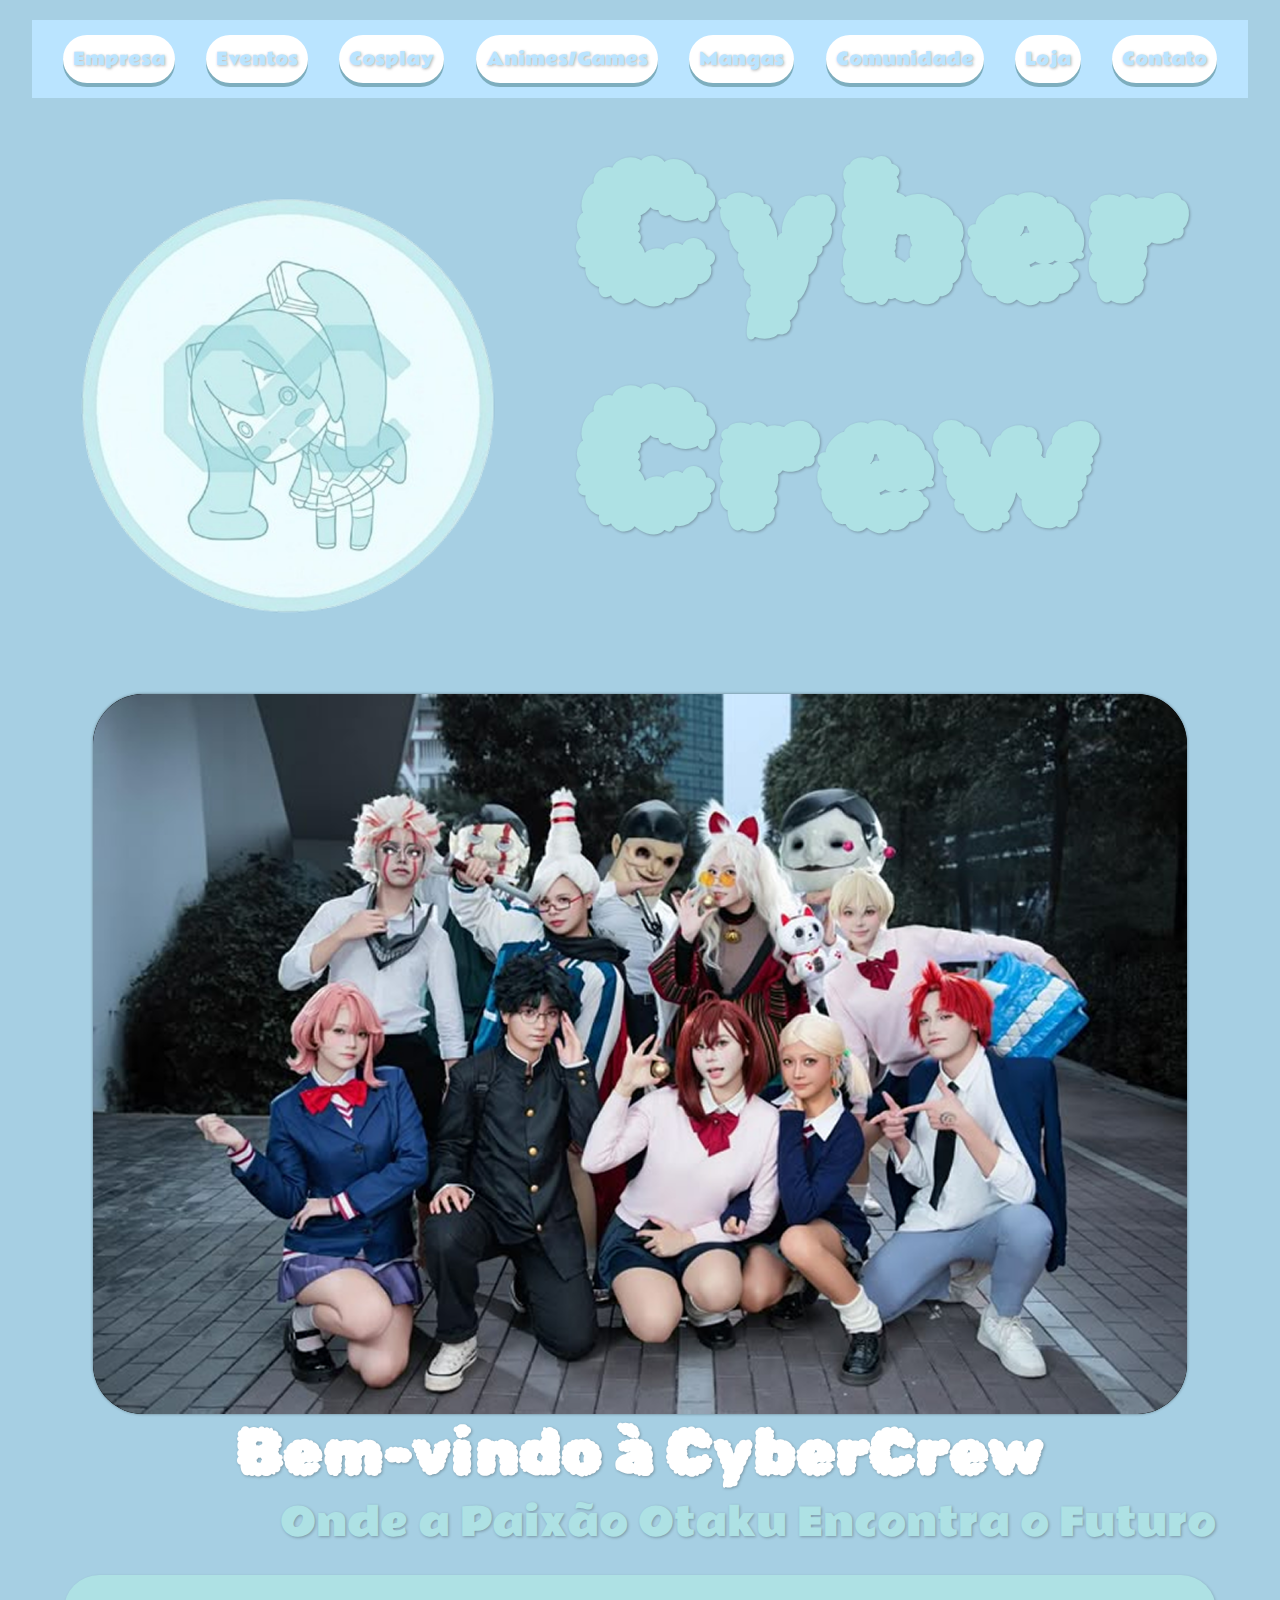
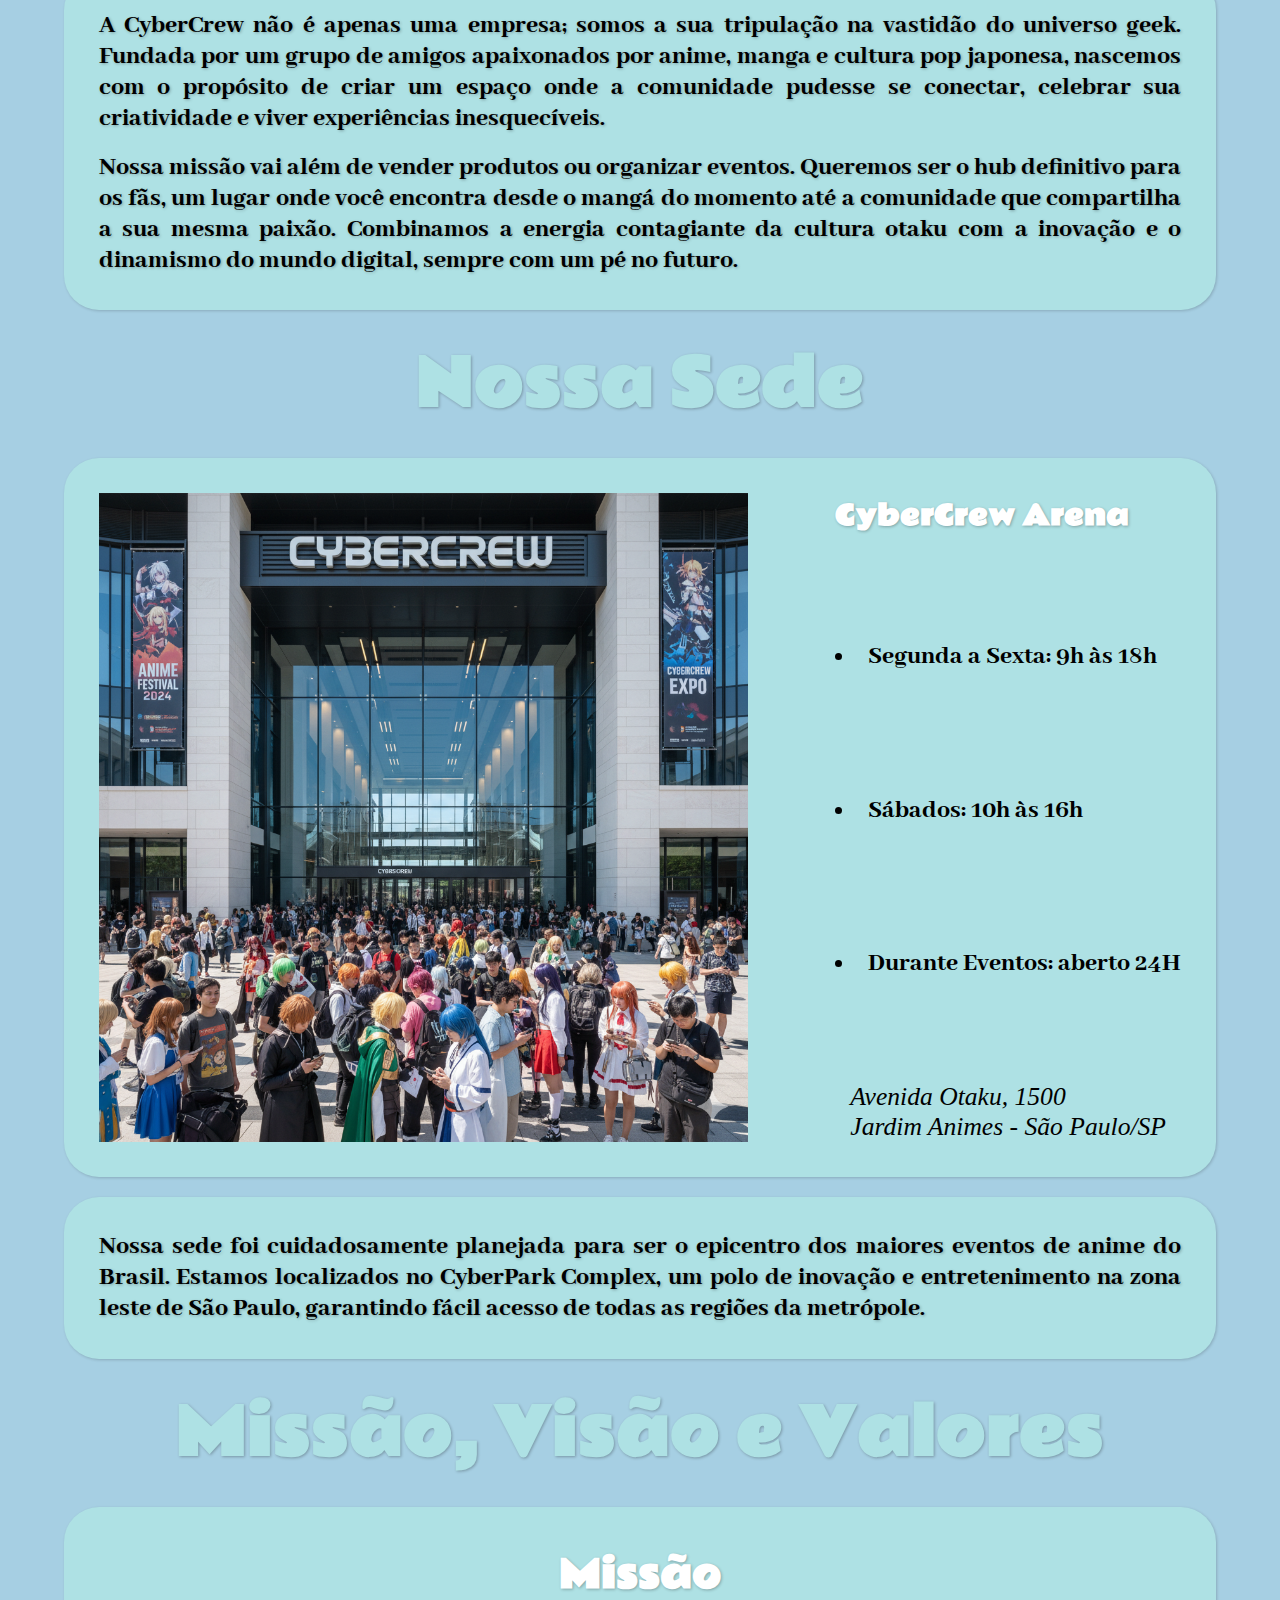
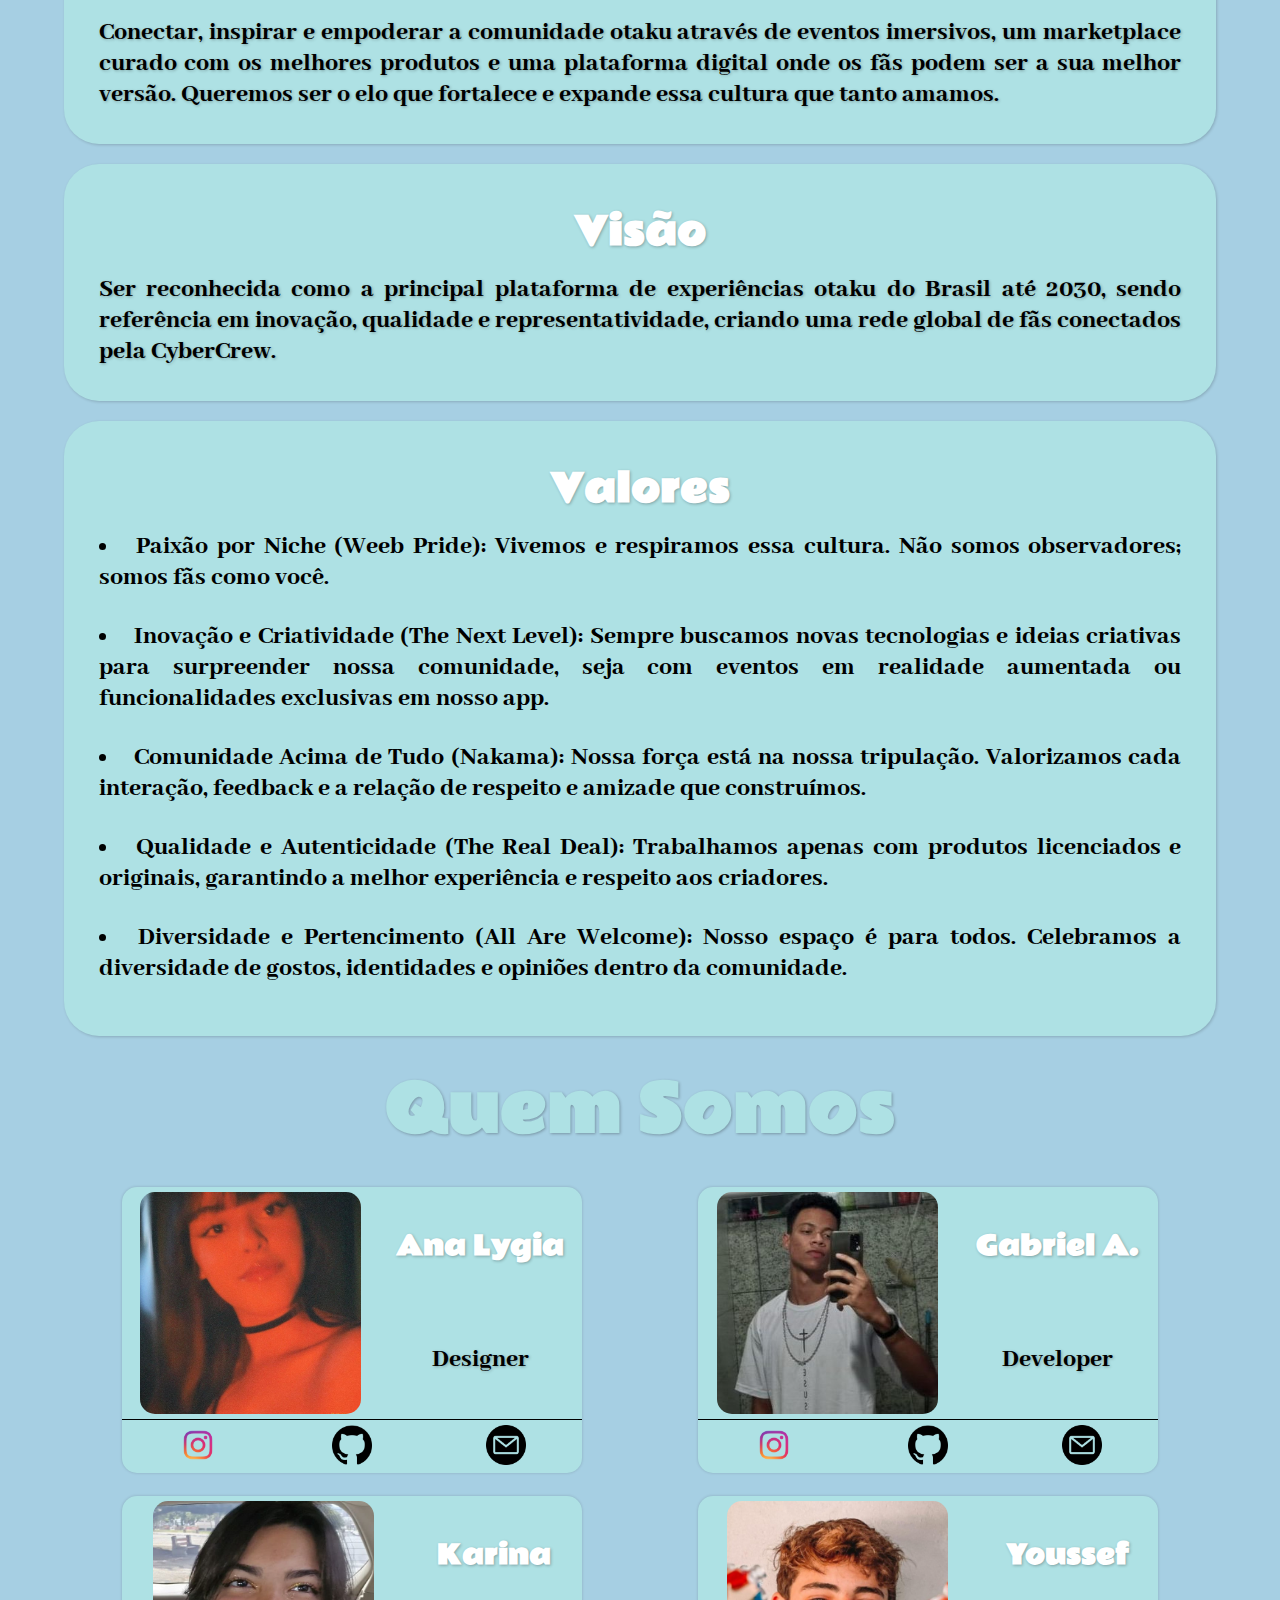
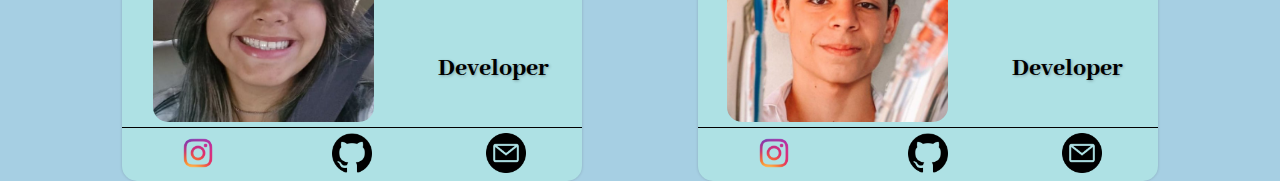
<file: index.html>
<!DOCTYPE html>
<html lang="pt-br">

<head>
    <meta charset="UTF-8">
    <meta name="viewport" content="width=device-width, initial-scale=1.0">
    <title>Home</title>
    <link rel="stylesheet" href="estilos/style.css">
</head>

<body>
    <header>
        <div class="menu-btn" id="menuBtn">☰</div>
        <nav id="menu">

            <a href="#">Empresa</a>
            <a href="#">Eventos</a>
            <a href="Cosplay.html">Cosplay</a>
            <a href="#">Animes/Games</a>
            <a href="#">Mangas</a>
            <a href="#">Comunidade</a>
            <a href="Produtos.html">Loja</a>
            <a href="#">Contato</a>
        </nav>
        <div class="topo">
            <img src="imagens/index/Logo-Icon.png" alt="Logo da empresa">
            <h1>Cyber Crew</h1>
        </div>
    </header>
    <main>
        <div id="Slide">
            <img src="imagens/index/1-Slid/Imagem1.png" alt="Apresentacao">
            <img src="imagens/index/1-Slid/Imagem2.png" alt="Apresentacao">
            <img src="imagens/index/1-Slid/Imagem3.png" alt="Apresentacao">
            <img src="imagens/index/1-Slid/Imagem4.png" alt="Apresentacao">
            <img src="imagens/index/1-Slid/Imagem5.png" alt="Apresentacao">
            <img src="imagens/index/1-Slid/Imagem6.png" alt="Apresentacao">
            <img src="imagens/index/1-Slid/Imagem7.png" alt="Apresentacao"> 
        </div>
        <section id="Welcome">
            <h2>Bem-vindo à CyberCrew</h2>
            <p>Onde a Paixão Otaku Encontra o Futuro</p>
            <div class="conteudo">
                <p>A CyberCrew não é apenas uma empresa; somos a sua tripulação na vastidão do universo geek. Fundada
                    por um grupo de amigos apaixonados por anime, manga e cultura pop japonesa, nascemos com o propósito
                    de criar um espaço onde a comunidade pudesse se conectar, celebrar sua criatividade e viver
                    experiências inesquecíveis.</p><br>
                <p>Nossa missão vai além de vender produtos ou organizar eventos. Queremos ser o hub definitivo para os
                    fãs, um lugar onde você encontra desde o mangá do momento até a comunidade que compartilha a sua
                    mesma paixão. Combinamos a energia contagiante da cultura otaku com a inovação e o dinamismo do
                    mundo digital, sempre com um pé no futuro.</p>
            </div>
        </section>
        <section id="Sede">
            <h3>Nossa Sede</h3>
            <div class="conteudo">
                <img src="imagens/index/Faixada.png" alt="imagem da faixada da empresa">
                <div id="Sede-info">
                    <strong>CyberCrew Arena</strong>
                    <ul>
                        <li>Segunda a Sexta: 9h às 18h</li>
                        <li>Sábados: 10h às 16h</li>
                        <li>Durante Eventos: aberto 24H</li>
                    </ul>
                    <address>
                        Avenida Otaku, 1500<br>
                        Jardim Animes - São Paulo/SP
                    </address>
                </div>
            </div>
              <div class="conteudo">
                <p>Nossa sede foi cuidadosamente planejada para ser o epicentro dos maiores eventos de anime do Brasil. Estamos localizados no CyberPark Complex, um polo de inovação e entretenimento na zona leste de São Paulo, garantindo fácil acesso de todas as regiões da metrópole.</p>
            </div>
        </section>
        <section id="MVV">
            <h3>Missão, Visão e Valores</h3>
            <div class="conteudo">
                <h4>Missão</h4>
                <p>Conectar, inspirar e empoderar a comunidade otaku através de eventos imersivos, um marketplace curado
                    com os melhores produtos e uma plataforma digital onde os fãs podem ser a sua melhor versão.
                    Queremos ser o elo que fortalece e expande essa cultura que tanto amamos.</p>
            </div>
            <div class="conteudo">
                <h4>Visão</h4>
                <p>Ser reconhecida como a principal plataforma de experiências otaku do Brasil até 2030, sendo
                    referência em inovação, qualidade e representatividade, criando uma rede global de fãs conectados
                    pela CyberCrew.</p>
            </div>
            <div class="conteudo">
                <h4>Valores</h4>
                <ul>
                    <li>Paixão por Niche (Weeb Pride): Vivemos e respiramos essa cultura. Não somos observadores; somos
                        fãs como você.</li><br>
                    <li>Inovação e Criatividade (The Next Level): Sempre buscamos novas tecnologias e ideias criativas
                        para surpreender nossa comunidade, seja com eventos em realidade aumentada ou funcionalidades
                        exclusivas em nosso app.</li><br>
                    <li>Comunidade Acima de Tudo (Nakama): Nossa força está na nossa tripulação. Valorizamos cada
                        interação, feedback e a relação de respeito e amizade que construímos.</li><br>
                    <li>Qualidade e Autenticidade (The Real Deal): Trabalhamos apenas com produtos licenciados e
                        originais, garantindo a melhor experiência e respeito aos criadores.</li><br>
                    <li>Diversidade e Pertencimento (All Are Welcome): Nosso espaço é para todos. Celebramos a
                        diversidade de gostos, identidades e opiniões dentro da comunidade.</li><br>
                </ul>
            </div>
        </section>
        <section id="Nos">
            <h3>Quem Somos</h3>
            <div>

                <article class="membro">
                    <figure>
                        <img src="imagens/index/AnaLygia.jpg" alt="Foto de Ciclano">
                        <figcaption>
                            <strong>Ana Lygia</strong>
                            <p>Designer</p>
                        </figcaption>
                    </figure>
                    <div id="redes">
                        <a href="#"><img src="imagens/index/instagram.png" alt="Instagram"></a>
                        <a href="#"><img src="imagens/index/github.png" alt="GitHub"></a>
                        <a href="#"><img src="imagens/index/Email.png" alt="E-mail"></a>
                    </div>
                </article>

                <article class="membro">
                    <figure>
                        <img src="imagens/index/gabriel.png" alt="Foto de Fulano">
                        <figcaption>
                            <strong style="min-width: 155px;">Gabriel A.</strong>
                            <p>Developer</p>
                        </figcaption>
                    </figure>
                    <div id="redes">
                        <a href="https://instagram.com/gabriel_rfqx/"><img src="imagens/index/instagram.png" alt="Instagram"></a>
                        <a href="https://github.com/haisdnsad"><img src="imagens/index/github.png" alt="GitHub"></a>
                        <a href="shasdv1@gmail.com"><img src="imagens/index/Email.png" alt="E-mail"></a>
                    </div>
                </article>



                <article class="membro">
                    <figure>
                        <img src="imagens/index/Karina.jpg" alt="Foto de Ciclano">
                        <figcaption>
                            <strong>Karina</strong>
                            <p>Developer</p>
                        </figcaption>
                    </figure>
                    <div id="redes">
                        <a href="#"><img src="imagens/index/instagram.png" alt="Instagram"></a>
                        <a href="#"><img src="imagens/index/github.png" alt="GitHub"></a>
                        <a href="#"><img src="imagens/index/Email.png" alt="E-mail"></a>
                    </div>
                </article>

                <article class="membro">
                    <figure>
                        <img src="imagens/index/youssef.jpg" alt="Foto de Ciclano">
                        <figcaption>
                            <strong>Youssef</strong>
                            <p>Developer</p>
                        </figcaption>
                    </figure>
                    <div id="redes">
                        <a href="#"><img src="imagens/index/instagram.png" alt="Instagram"></a>
                        <a href="#"><img src="imagens/index/github.png" alt="GitHub"></a>
                        <a href="#"><img src="imagens/index/Email.png" alt="E-mail"></a>
                    </div>
                </article>
            </div>
        </section>
    </main>
    <script>
        const btn = document.getElementById("menuBtn");
        const menu = document.getElementById("menu");

        btn.addEventListener("click", () => {
            menu.classList.toggle("ativo");
        });
    </script>

</body>

</html>
</file>
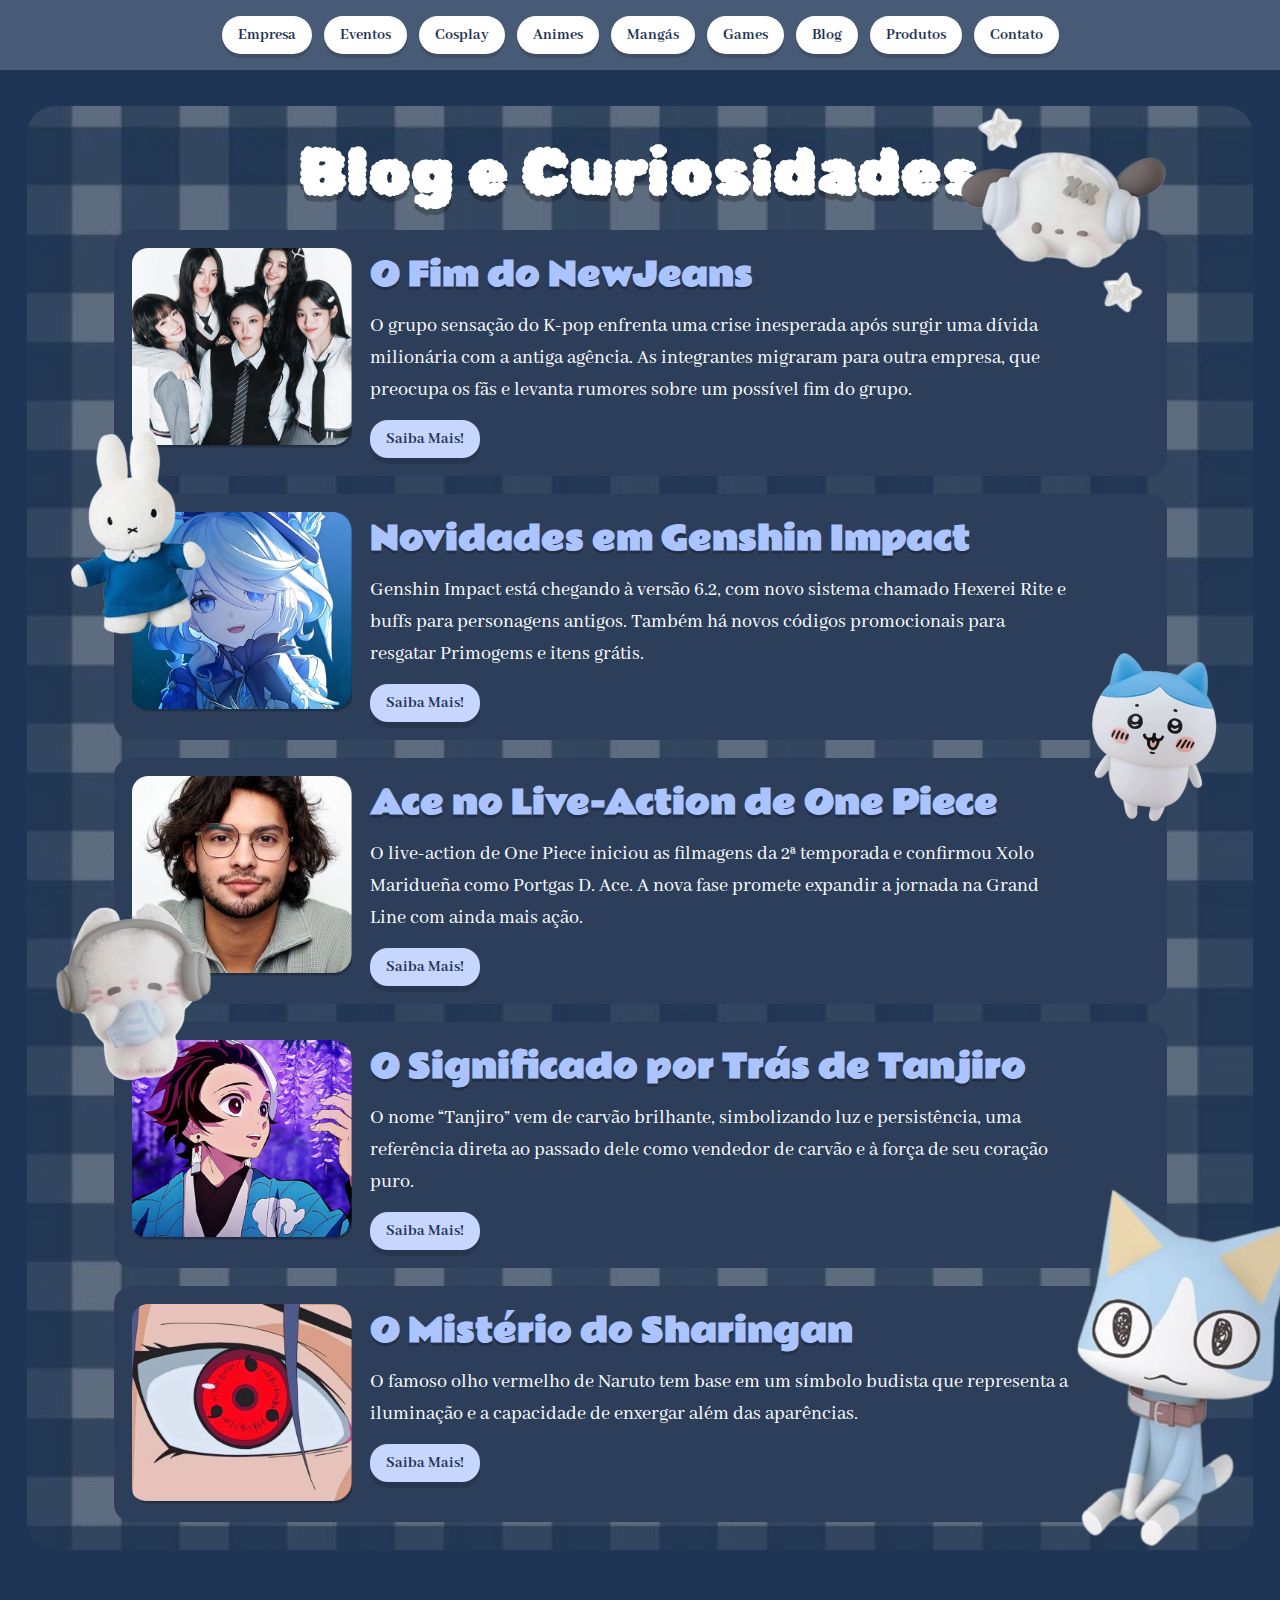
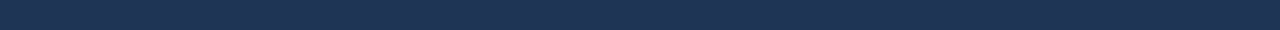
<file: Blog e Curiosidades/index.html>
<!-- Index do Blog e Curiosidades -->
<!doctype html>
<html lang="pt-BR">

<head>
  <meta charset="utf-8" />
  <meta name="viewport" content="width=device-width,initial-scale=1" />
  <title>Blog e Curiosidades</title>

  <link
    href="https://fonts.googleapis.com/css2?family=Abhaya+Libre:wght@400;700;800&family=Rammetto+One&family=Rubik+Bubbles&display=swap"
    rel="stylesheet">
  <link rel="icon" type="image/png" href="Logo.png">
  <link rel="stylesheet" href="styles.css">
</head>

<body>
  <header class="site-header">
    <nav class="top-nav" aria-label="Navegação principal">
      <ul>
        <li><a href="#" class="nav-btn">Empresa</a></li>
        <li><a href="#" class="nav-btn">Eventos</a></li>
        <li><a href="#" class="nav-btn">Cosplay</a></li>
        <li><a href="#" class="nav-btn">Animes</a></li>
        <li><a href="#" class="nav-btn">Mangás</a></li>
        <li><a href="#" class="nav-btn">Games</a></li>
        <li><a href="#" class="nav-btn">Blog</a></li>
        <li><a href="#" class="nav-btn">Produtos</a></li>
        <li><a href="#" class="nav-btn">Contato</a></li>
      </ul>
    </nav>
  </header>

  <main class="page" style="background-color: #1E3555;">

    <section class="hero" aria-labelledby="title-hero">
      <div class="hero-bg">
        <h1 id="title-hero" class="site-title">Blog e Curiosidades</h1>

        <div class="cards">

          <article class="card">
            <div class="card-media">
              <img src="New Jeans.png" alt="Imagem do post 1">
            </div>
            <div class="card-body">
              <h2 class="card-title">O Fim do NewJeans</h2>
              <p class="card-text">
                O grupo sensação do K-pop enfrenta uma crise inesperada após surgir uma dívida milionária com a antiga
                agência. As integrantes migraram para outra empresa, que preocupa os fãs e levanta rumores sobre um
                possível fim do grupo.
              </p>
              <a class="btn-more"
                href="https://g1.globo.com/pop-arte/musica/noticia/2025/03/24/grupo-de-k-pop-newjeans-anuncia-pausa-por-motivos-mentais-e-emocionais-em-batalha-legal-com-gravadora.ghtml"
                data-link="link-post-1">Saiba Mais!</a>
            </div>
          </article>

          <article class="card">
            <div class="card-media">
              <img src="Gengin Impact.png" alt="Imagem do post 2">
            </div>
            <div class="card-body">
              <h2 class="card-title">Novidades em Genshin Impact</h2>
              <p class="card-text">
                Genshin Impact está chegando à versão 6.2, com novo sistema chamado Hexerei Rite e buffs para
                personagens antigos. Também há novos códigos promocionais para resgatar Primogems e itens grátis.
              </p>
              <a class="btn-more"
                href="https://bo3.gg/pt/games/news/genshin-impact-introduces-alice-and-nicole-in-version-6-2?utm_source=chatgpt.com"
                data-link="link-post-2">Saiba Mais!</a>
            </div>
          </article>

          <article class="card">
            <div class="card-media">
              <img src="Ace.png" alt="Imagem do post 3">
            </div>
            <div class="card-body">
              <h2 class="card-title">Ace no Live-Action de One Piece</h2>
              <p class="card-text">
                O live-action de One Piece iniciou as filmagens da 2ª temporada e confirmou Xolo Maridueña como Portgas
                D. Ace. A nova fase promete expandir a jornada na Grand Line com ainda mais ação.
              </p>
              <a class="btn-more"
                href="https://www.netflix.com/tudum/articles/one-piece-season-3-cast-xolo-mariduena?utm_source=chatgpt.com"
                data-link="link-post-3">Saiba Mais!</a>
            </div>
          </article>

          <article class="card">
            <div class="card-media">
              <img src="Tanjiro.png" alt="Imagem do post 4">
            </div>
            <div class="card-body">
              <h2 class="card-title">O Significado por Trás de Tanjiro</h2>
              <p class="card-text">
                O nome “Tanjiro” vem de carvão brilhante, simbolizando luz e persistência, uma referência direta ao
                passado dele como vendedor de carvão e à força de seu coração puro.
              </p>
              <a class="btn-more"
                href="https://criticalhits.com.br/anime/kimetsu-no-yaiba-saiba-qual-e-o-significado-do-nome-de-tanjiro-kamado/?utm_source=chatgpt.com"
                data-link="link-post-4">Saiba Mais!</a>
            </div>
          </article>

          <article class="card">
            <div class="card-media">
              <img src="Sharingan.png" alt="Imagem do post 5">
            </div>
            <div class="card-body">
              <h2 class="card-title">O Mistério do Sharingan</h2>
              <p class="card-text">
                O famoso olho vermelho de Naruto tem base em um símbolo budista que representa a iluminação e a
                capacidade de enxergar além das aparências.
              </p>
              <a class="btn-more"
                href="https://youweitrade.com/blogs/blog/what-myth-is-naruto-based-on?utm_source=chatgpt.com"
                data-link="link-post-5">Saiba Mais!</a>
            </div>
          </article>
        </div>

        <img src="Stiker Inicial.png" alt="" class="sticker s1" aria-hidden="true">
        <img src="Stiker 1.png" alt="" class="sticker s2" aria-hidden="true">
        <img src="Stiker 2.png" alt="" class="sticker s3" aria-hidden="true">
        <img src="Stiker 3.png" alt="" class="sticker s4" aria-hidden="true">
        <img src="Stiker 4.png" alt="" class="sticker s5" aria-hidden="true">

      </div>
    </section>
  </main>

  <footer class="site-footer">
  </footer>
</body>

</html>
</file>
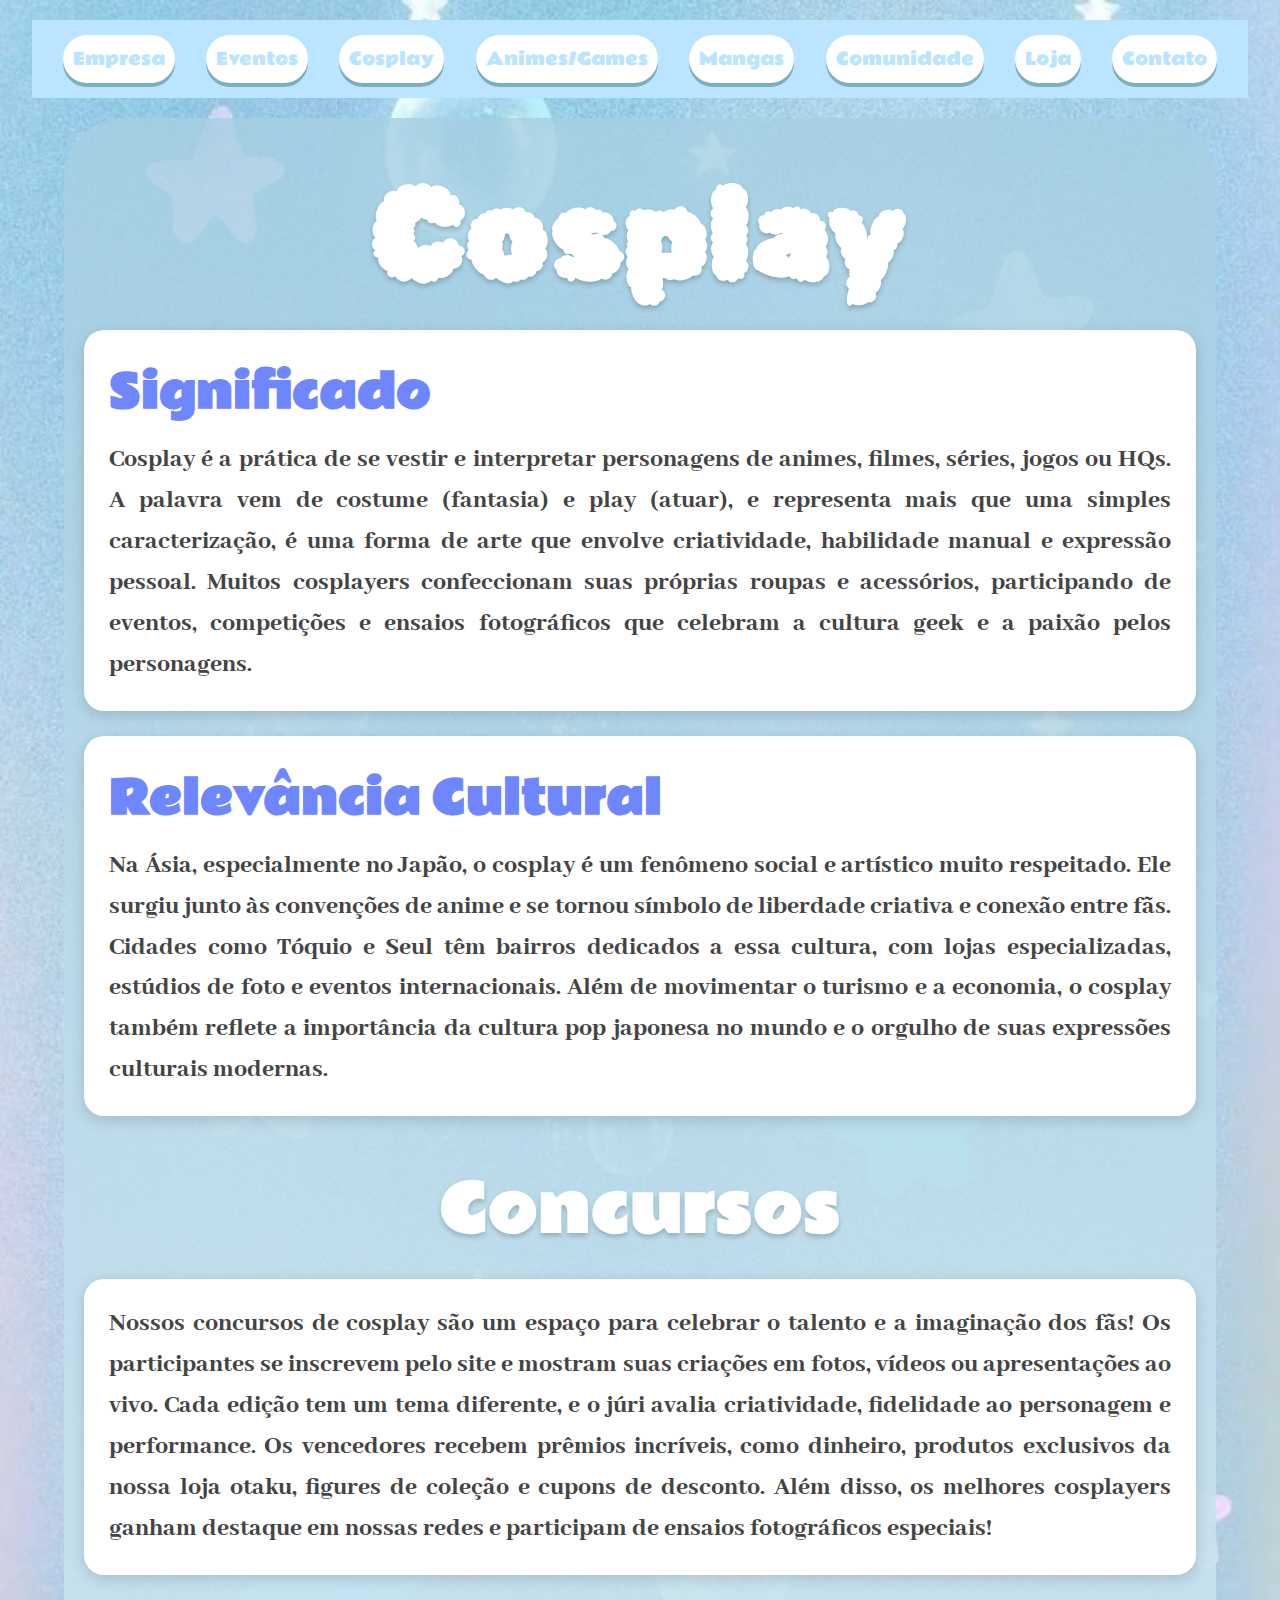
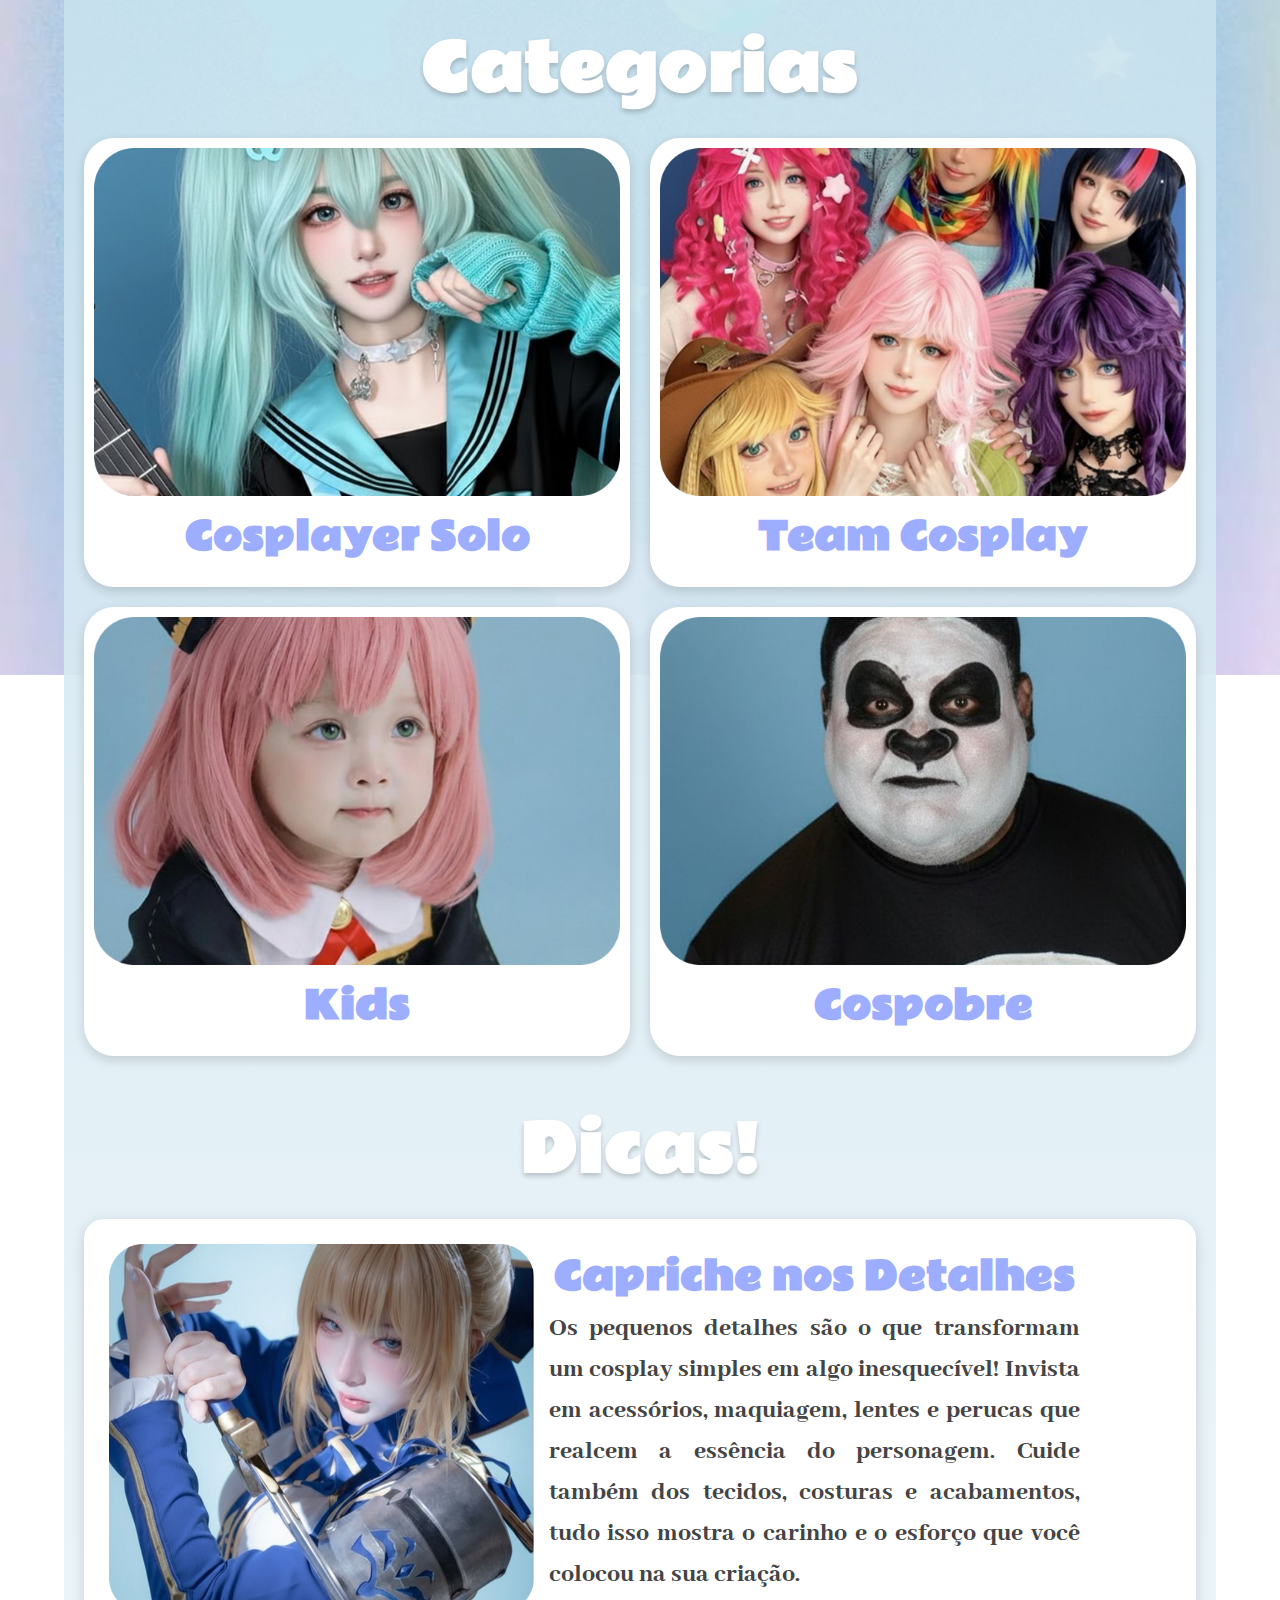
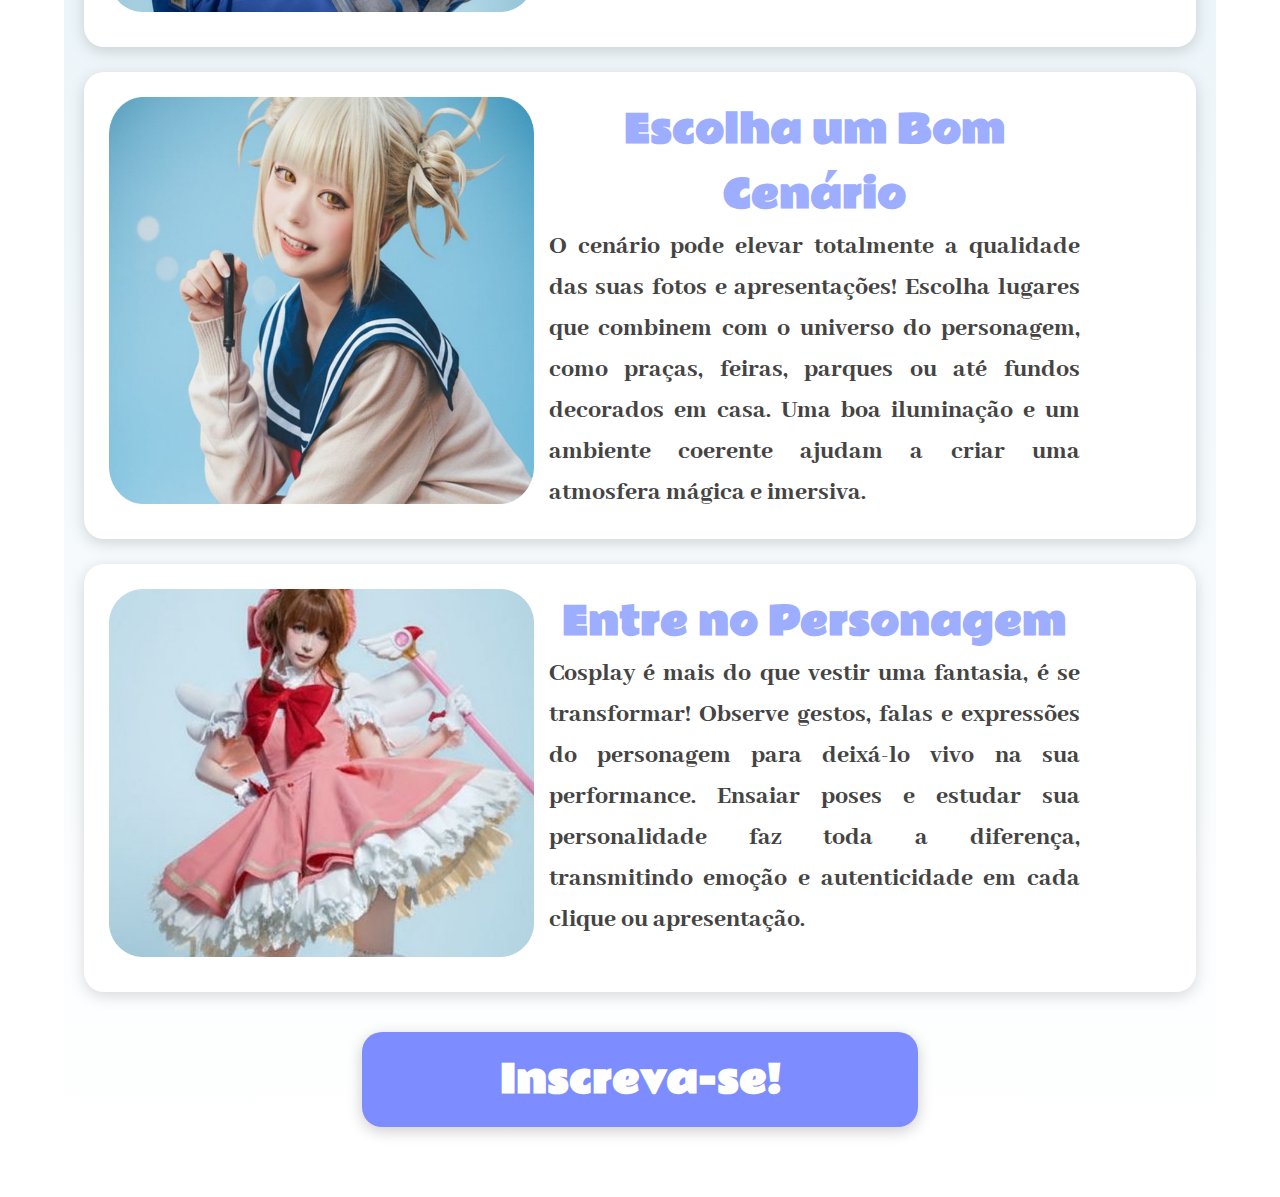
<file: Cosplay.html>
<!DOCTYPE html>
<html lang="pt-br">
<head>
  <meta charset="UTF-8">
  <meta name="viewport" content="width=device-width, initial-scale=1.0">
  <title>Cosplay</title>
  <link rel="stylesheet" href="estilos/cosplay.css">
</head>
<body>
    <header>
        <div class="menu-btn" id="menuBtn">☰</div>
        <nav id="menu">
            <a href="index.html">Empresa</a>
            <a href="#">Eventos</a>
            <a href="#">Cosplay</a>
            <a href="#">Animes/Games</a>
            <a href="#">Mangas</a>
            <a href="#">Comunidade</a>
            <a href="Produtos.html">Loja</a>
            <a href="#">Contato</a>
        </nav>
    </header>
    <main>
      <h1>Cosplay</h1>
        <section id="sig" class="conteudo">
            <h3>Significado</h3>
            <p>Cosplay é a prática de se vestir e interpretar personagens de animes, filmes, séries, jogos ou HQs. A palavra vem de costume (fantasia) e play (atuar), e representa mais que uma simples caracterização, é uma forma de arte que envolve criatividade, habilidade manual e expressão pessoal. Muitos cosplayers confeccionam suas próprias roupas e acessórios, participando de eventos, competições e ensaios fotográficos que celebram a cultura geek e a paixão pelos personagens.</p>
        </section>
        <section id="RC" class="conteudo">
            <h3>Relevância Cultural</h3>
            <p>Na Ásia, especialmente no Japão, o cosplay é um fenômeno social e artístico muito respeitado. Ele surgiu junto às convenções de anime e se tornou símbolo de liberdade criativa e conexão entre fãs. Cidades como Tóquio e Seul têm bairros dedicados a essa cultura, com lojas especializadas, estúdios de foto e eventos internacionais. Além de movimentar o turismo e a economia, o cosplay também reflete a importância da cultura pop japonesa no mundo e o orgulho de suas expressões culturais modernas.</p>
        </section>
        <h2>Concursos</h2>
        <section class="conteudo">
          <p>Nossos concursos de cosplay são um espaço para celebrar o talento e a imaginação dos fãs! Os participantes se inscrevem pelo site e mostram suas criações em fotos, vídeos ou apresentações ao vivo. Cada edição tem um tema diferente, e o júri avalia criatividade, fidelidade ao personagem e performance. Os vencedores recebem prêmios incríveis, como dinheiro, produtos exclusivos da nossa loja otaku, figures de coleção e cupons de desconto. Além disso, os melhores cosplayers ganham destaque em nossas redes e participam de ensaios fotográficos especiais!</p>
        </section>
        <h2>Categorias</h2>

        <section id="cate">
          <div class="tipo">
            <img src="imagens/cosplays/solo.png" alt="foto">
            <strong>Cosplayer Solo</strong>
          </div>
          <div class="tipo">
            <img src="imagens/cosplays/team.png" alt="foto">
            <strong>Team Cosplay</strong>
          </div>
          <div class="tipo">
            <img src="imagens/cosplays/Kid.png" alt="foto">
            <strong>Kids</strong>
          </div>
          <div class="tipo">
            <img src="imagens/cosplays/cospobre.png" alt="foto">
            <strong>Cospobre</strong>
          </div>
        </section>
        <h2>Dicas!</h2>
        <div id="dica">
          <section class="conteudo">
            <img src="imagens/cosplays/CD.png" alt="Foto">
            <div>
              <h4>Capriche nos Detalhes</h4>
              <p>Os pequenos detalhes são o que transformam um cosplay simples em algo inesquecível! Invista em acessórios, maquiagem, lentes e perucas que realcem a essência do personagem. Cuide também dos tecidos, costuras e acabamentos, tudo isso mostra o carinho e o esforço que você colocou na sua criação.</p>
            </div>
          </section>
          <section class="conteudo">
            <img src="imagens/cosplays/EC.png" alt="Foto">
            <div>
              <h4>Escolha um Bom Cenário</h4>
              <p>O cenário pode elevar totalmente a qualidade das suas fotos e apresentações! Escolha lugares que combinem com o universo do personagem, como praças, feiras, parques ou até fundos decorados em casa. Uma boa iluminação e um ambiente coerente ajudam a criar uma atmosfera mágica e imersiva.</p>
            </div>
          </section>
          <section class="conteudo">
            <img src="imagens/cosplays/EP.png" alt="Foto">
            <div>
              <h4>Entre no Personagem</h4>
              <p>Cosplay é mais do que vestir uma fantasia, é se transformar! Observe gestos, falas e expressões do personagem para deixá-lo vivo na sua performance. Ensaiar poses e estudar sua personalidade faz toda a diferença, transmitindo emoção e autenticidade em cada clique ou apresentação.</p>
            </div>
          </section>
        </div>
        <a href="#">Inscreva-se!</a>
    </main>
        <script>
        const btn = document.getElementById("menuBtn");
        const menu = document.getElementById("menu");

        btn.addEventListener("click", () => {
            menu.classList.toggle("ativo");
        });
    </script>
</body>
</html>
</file>
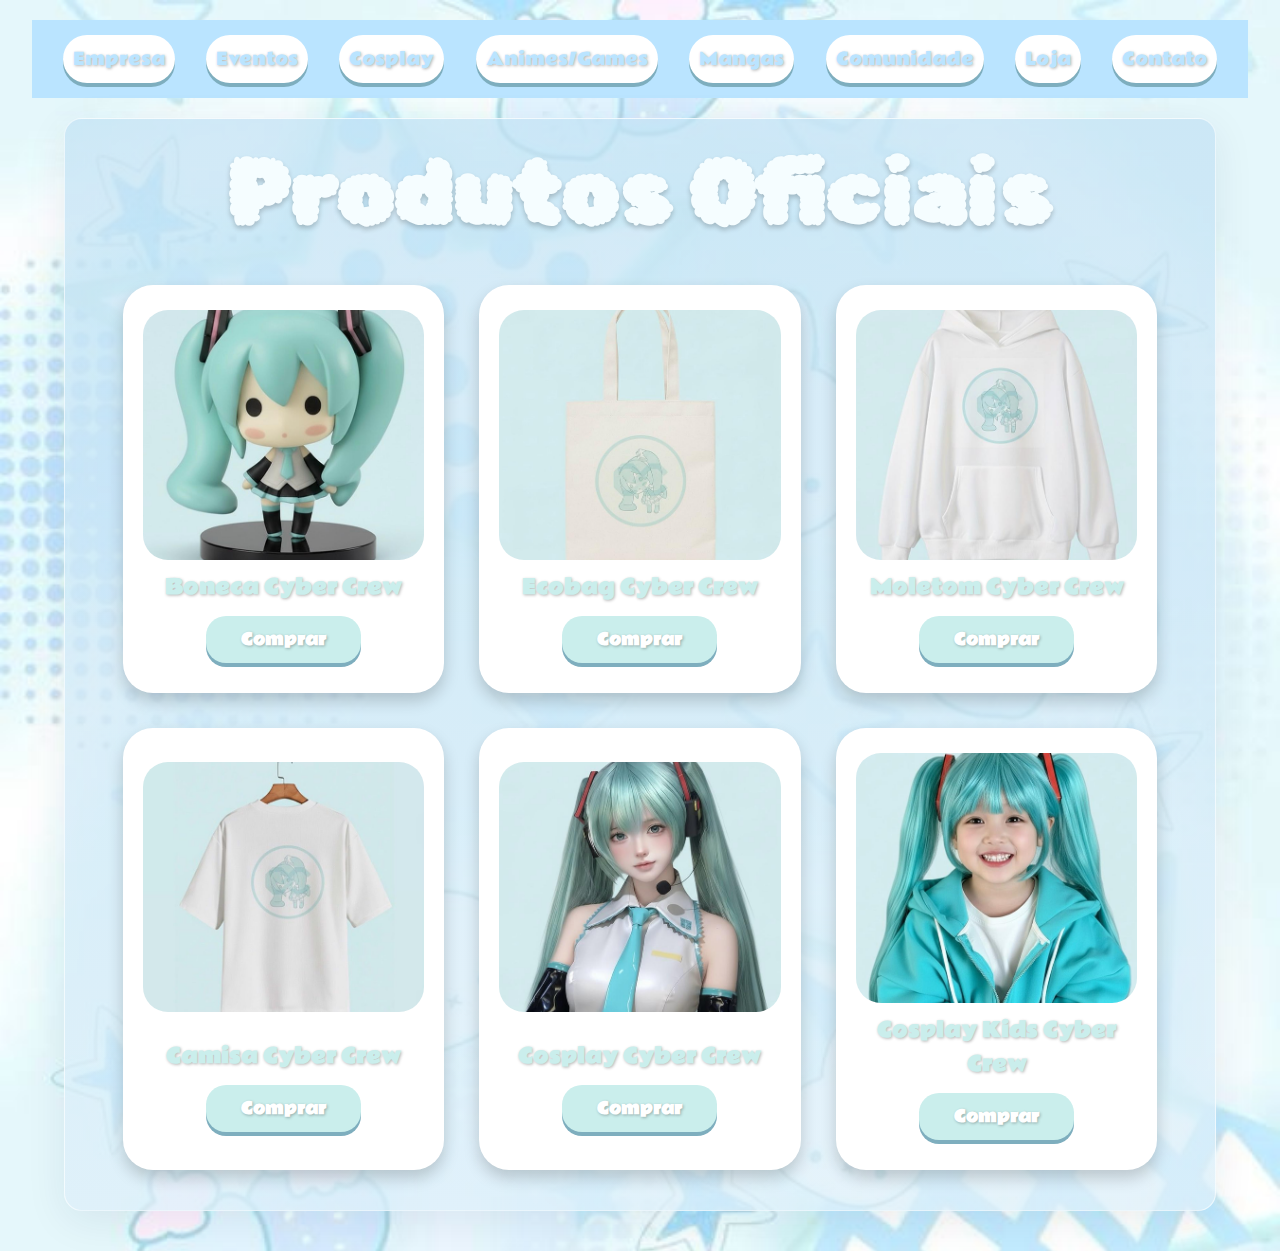
<file: Produtos.html>
<!DOCTYPE html>
<html lang="pt-br">

<head>
    <meta charset="UTF-8">
    <meta name="viewport" content="width=device-width, initial-scale=1.0">
    <link rel="stylesheet" href="estilos/produtos.css">
    <title>Loja</title>
</head>

<body>
    <header>
        <div class="menu-btn" id="menuBtn">☰</div>
        <nav id="menu">
            <a href="index.html">Empresa</a>
            <a href="#">Eventos</a>
            <a href="Cosplay.html">Cosplay</a>
            <a href="#">Animes/Games</a>
            <a href="#">Mangas</a>
            <a href="#">Comunidade</a>
            <a href="#">Loja</a>
            <a href="#">Contato</a>
        </nav>
    </header>
    <main>
        <h1>Produtos Oficiais</h1>
        <section id="produtos">
            <div class="produto">
                <img src="imagens/produtos/bonec.png" alt="Foto do produto">
                <div>
                    <strong>Boneca Cyber Crew</strong>
                    <a href="#">Comprar</a>
                </div>
            </div>
            <div class="produto">
                <img src="imagens/produtos/bag.png" alt="Foto do produto">
                <div>
                    <strong>Ecobag Cyber Crew</strong>
                    <a href="#">Comprar</a>
                </div>
            </div>
            <div class="produto">
                <img src="imagens/produtos/moletom.png" alt="Foto do produto">
                <div>
                    <strong>Moletom Cyber Crew</strong>
                    <a href="#">Comprar</a>
                </div>
            </div>
            <div class="produto">
                <img src="imagens/produtos/blusa.png" alt="Foto do produto">
                <div>
                    <strong>Camisa Cyber Crew</strong>
                    <a href="#">Comprar</a>
                </div>
            </div>
            <div class="produto">
                <img src="imagens/produtos/muie.png" alt="Foto do produto">
                <div>
                    <strong>Cosplay Cyber Crew</strong>
                    <a href="#">Comprar</a>
                </div>
            </div>
            <div class="produto">
                <img src="imagens/produtos/crianca.png" alt="Foto do produto">
                <div>
                    <strong>Cosplay Kids Cyber Crew</strong>
                    <a href="#">Comprar</a>
                </div>
            </div>
        </section>
    </main>
    <script>
        const btn = document.getElementById("menuBtn");
        const menu = document.getElementById("menu");
        btn.addEventListener("click", () => {
            menu.classList.toggle("ativo");
        });
    </script>
</body>

</html>
</file>
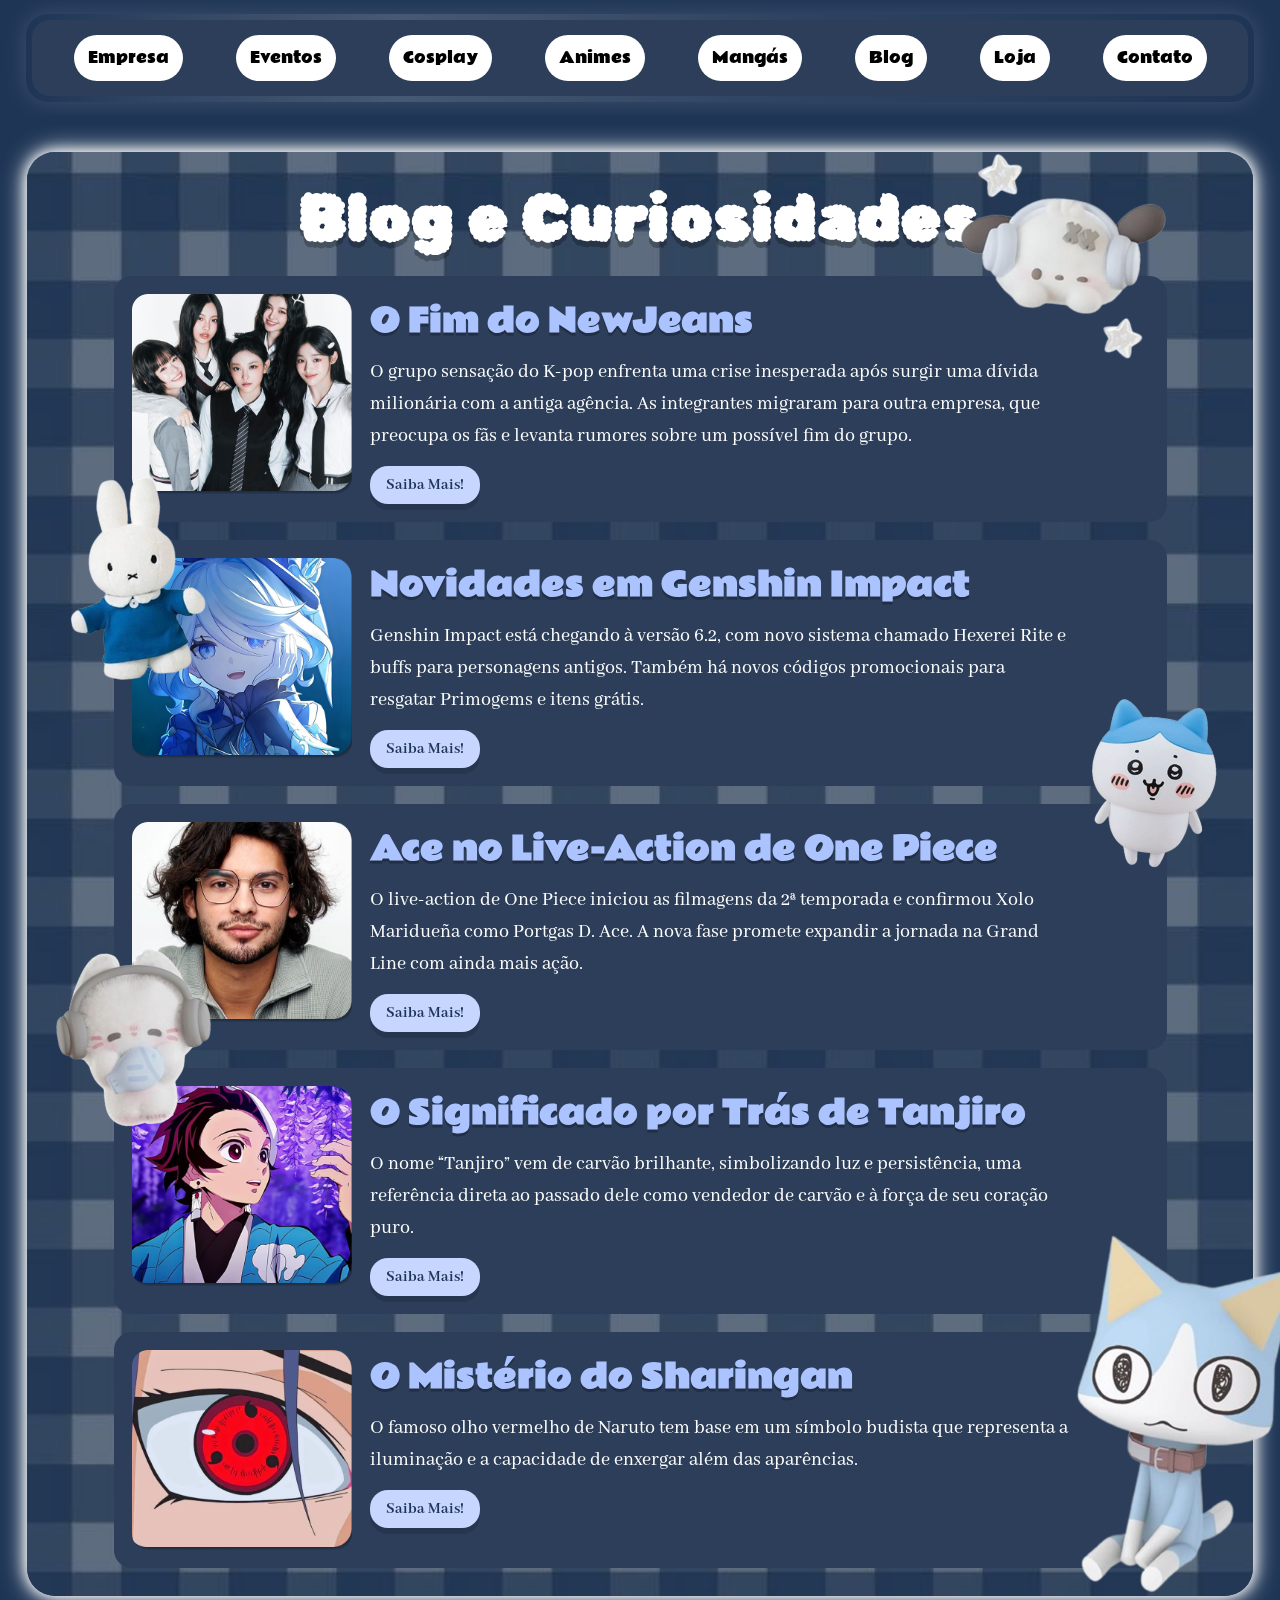
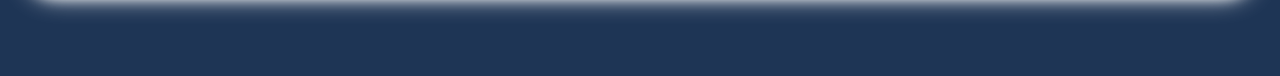
<file: Cosplay e Blog - Ana Lygia/blog.html>
<!-- Index do Blog e Curiosidades -->
<!doctype html>
<html lang="pt-BR">

<head>
  <meta charset="utf-8" />
  <meta name="viewport" content="width=device-width,initial-scale=1" />
  <title>Blog e Curiosidades</title>

  <link
    href="https://fonts.googleapis.com/css2?family=Abhaya+Libre:wght@400;700;800&family=Rammetto+One&family=Rubik+Bubbles&display=swap"
    rel="stylesheet">
  <link rel="icon" type="image/png" href="Logo.png">
  <link rel="stylesheet" href="blog.css">
</head>

<body>
 <header>
        <div class="menu-btn" id="menuBtn">☰</div>
  <nav id="menu">
    <a href="#">Empresa</a>
    <a href="#">Eventos</a>
    <a href="#">Cosplay</a>
    <a href="#">Animes</a>
    <a href="#">Mangás</a>
    <a href="#">Blog</a>
    <a href="#">Loja</a>
    <a href="#">Contato</a>
</nav>
    </header>

  <main class="page" style="background-color: #1E3555;">

    <section class="hero" aria-labelledby="title-hero">
      <div class="hero-bg">
        <h1 id="title-hero" class="site-title">Blog e Curiosidades</h1>

        <div class="cards">

          <article class="card">
            <div class="card-media">
              <img src="New Jeans.png" alt="Imagem do post 1">
            </div>
            <div class="card-body">
              <h2 class="card-title">O Fim do NewJeans</h2>
              <p class="card-text">
                O grupo sensação do K-pop enfrenta uma crise inesperada após surgir uma dívida milionária com a antiga
                agência. As integrantes migraram para outra empresa, que preocupa os fãs e levanta rumores sobre um
                possível fim do grupo.
              </p>
              <a class="btn-more"
                href="https://g1.globo.com/pop-arte/musica/noticia/2025/03/24/grupo-de-k-pop-newjeans-anuncia-pausa-por-motivos-mentais-e-emocionais-em-batalha-legal-com-gravadora.ghtml"
                data-link="link-post-1">Saiba Mais!</a>
            </div>
          </article>

          <article class="card">
            <div class="card-media">
              <img src="Gengin Impact.png" alt="Imagem do post 2">
            </div>
            <div class="card-body">
              <h2 class="card-title">Novidades em Genshin Impact</h2>
              <p class="card-text">
                Genshin Impact está chegando à versão 6.2, com novo sistema chamado Hexerei Rite e buffs para
                personagens antigos. Também há novos códigos promocionais para resgatar Primogems e itens grátis.
              </p>
              <a class="btn-more"
                href="https://bo3.gg/pt/games/news/genshin-impact-introduces-alice-and-nicole-in-version-6-2?utm_source=chatgpt.com"
                data-link="link-post-2">Saiba Mais!</a>
            </div>
          </article>

          <article class="card">
            <div class="card-media">
              <img src="Ace.png" alt="Imagem do post 3">
            </div>
            <div class="card-body">
              <h2 class="card-title">Ace no Live-Action de One Piece</h2>
              <p class="card-text">
                O live-action de One Piece iniciou as filmagens da 2ª temporada e confirmou Xolo Maridueña como Portgas
                D. Ace. A nova fase promete expandir a jornada na Grand Line com ainda mais ação.
              </p>
              <a class="btn-more"
                href="https://www.netflix.com/tudum/articles/one-piece-season-3-cast-xolo-mariduena?utm_source=chatgpt.com"
                data-link="link-post-3">Saiba Mais!</a>
            </div>
          </article>

          <article class="card">
            <div class="card-media">
              <img src="Tanjiro.png" alt="Imagem do post 4">
            </div>
            <div class="card-body">
              <h2 class="card-title">O Significado por Trás de Tanjiro</h2>
              <p class="card-text">
                O nome “Tanjiro” vem de carvão brilhante, simbolizando luz e persistência, uma referência direta ao
                passado dele como vendedor de carvão e à força de seu coração puro.
              </p>
              <a class="btn-more"
                href="https://criticalhits.com.br/anime/kimetsu-no-yaiba-saiba-qual-e-o-significado-do-nome-de-tanjiro-kamado/?utm_source=chatgpt.com"
                data-link="link-post-4">Saiba Mais!</a>
            </div>
          </article>

          <article class="card">
            <div class="card-media">
              <img src="Sharingan.png" alt="Imagem do post 5">
            </div>
            <div class="card-body">
              <h2 class="card-title">O Mistério do Sharingan</h2>
              <p class="card-text">
                O famoso olho vermelho de Naruto tem base em um símbolo budista que representa a iluminação e a
                capacidade de enxergar além das aparências.
              </p>
              <a class="btn-more"
                href="https://youweitrade.com/blogs/blog/what-myth-is-naruto-based-on?utm_source=chatgpt.com"
                data-link="link-post-5">Saiba Mais!</a>
            </div>
          </article>
        </div>

        <img src="Stiker Inicial.png" alt="" class="sticker s1" aria-hidden="true">
        <img src="Stiker 1.png" alt="" class="sticker s2" aria-hidden="true">
        <img src="Stiker 2.png" alt="" class="sticker s3" aria-hidden="true">
        <img src="Stiker 3.png" alt="" class="sticker s4" aria-hidden="true">
        <img src="Stiker 4.png" alt="" class="sticker s5" aria-hidden="true">

      </div>
    </section>
  </main>

  <footer class="site-footer">
  </footer>
</body>

</html>
</file>
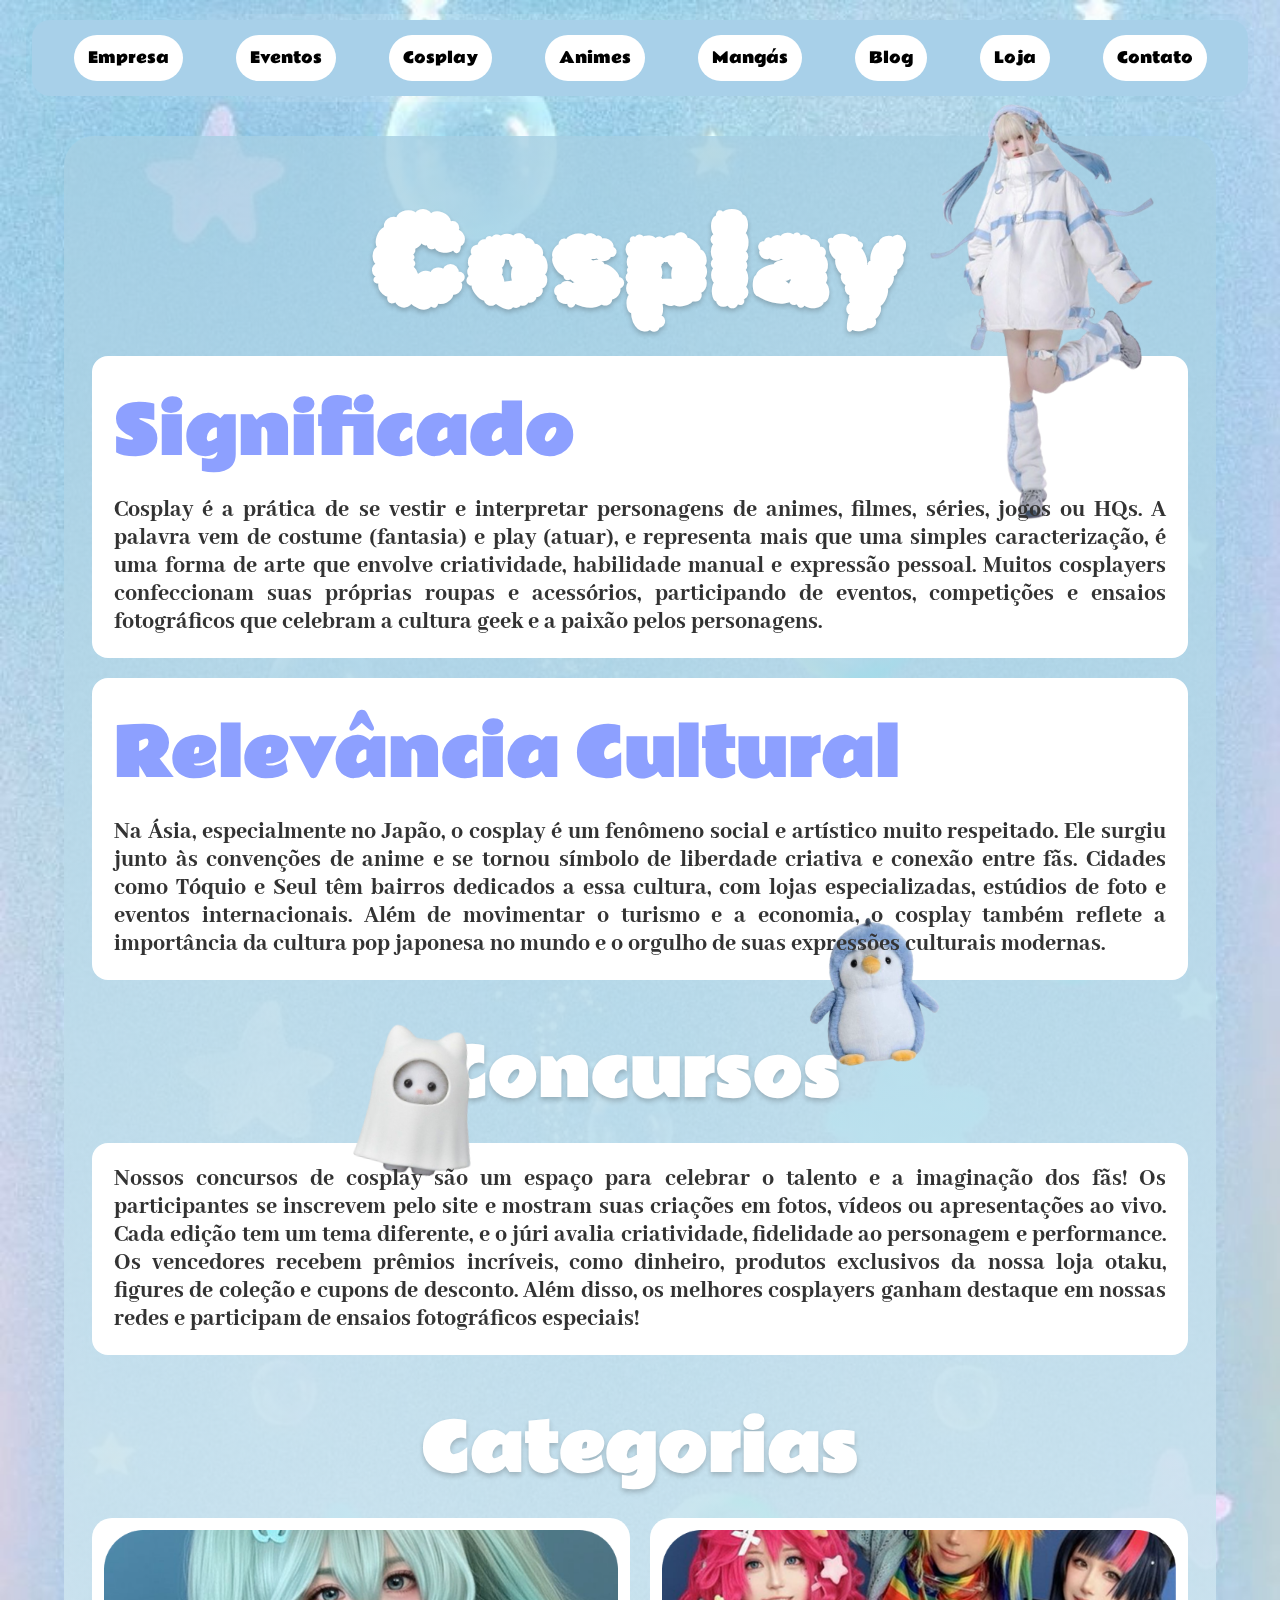
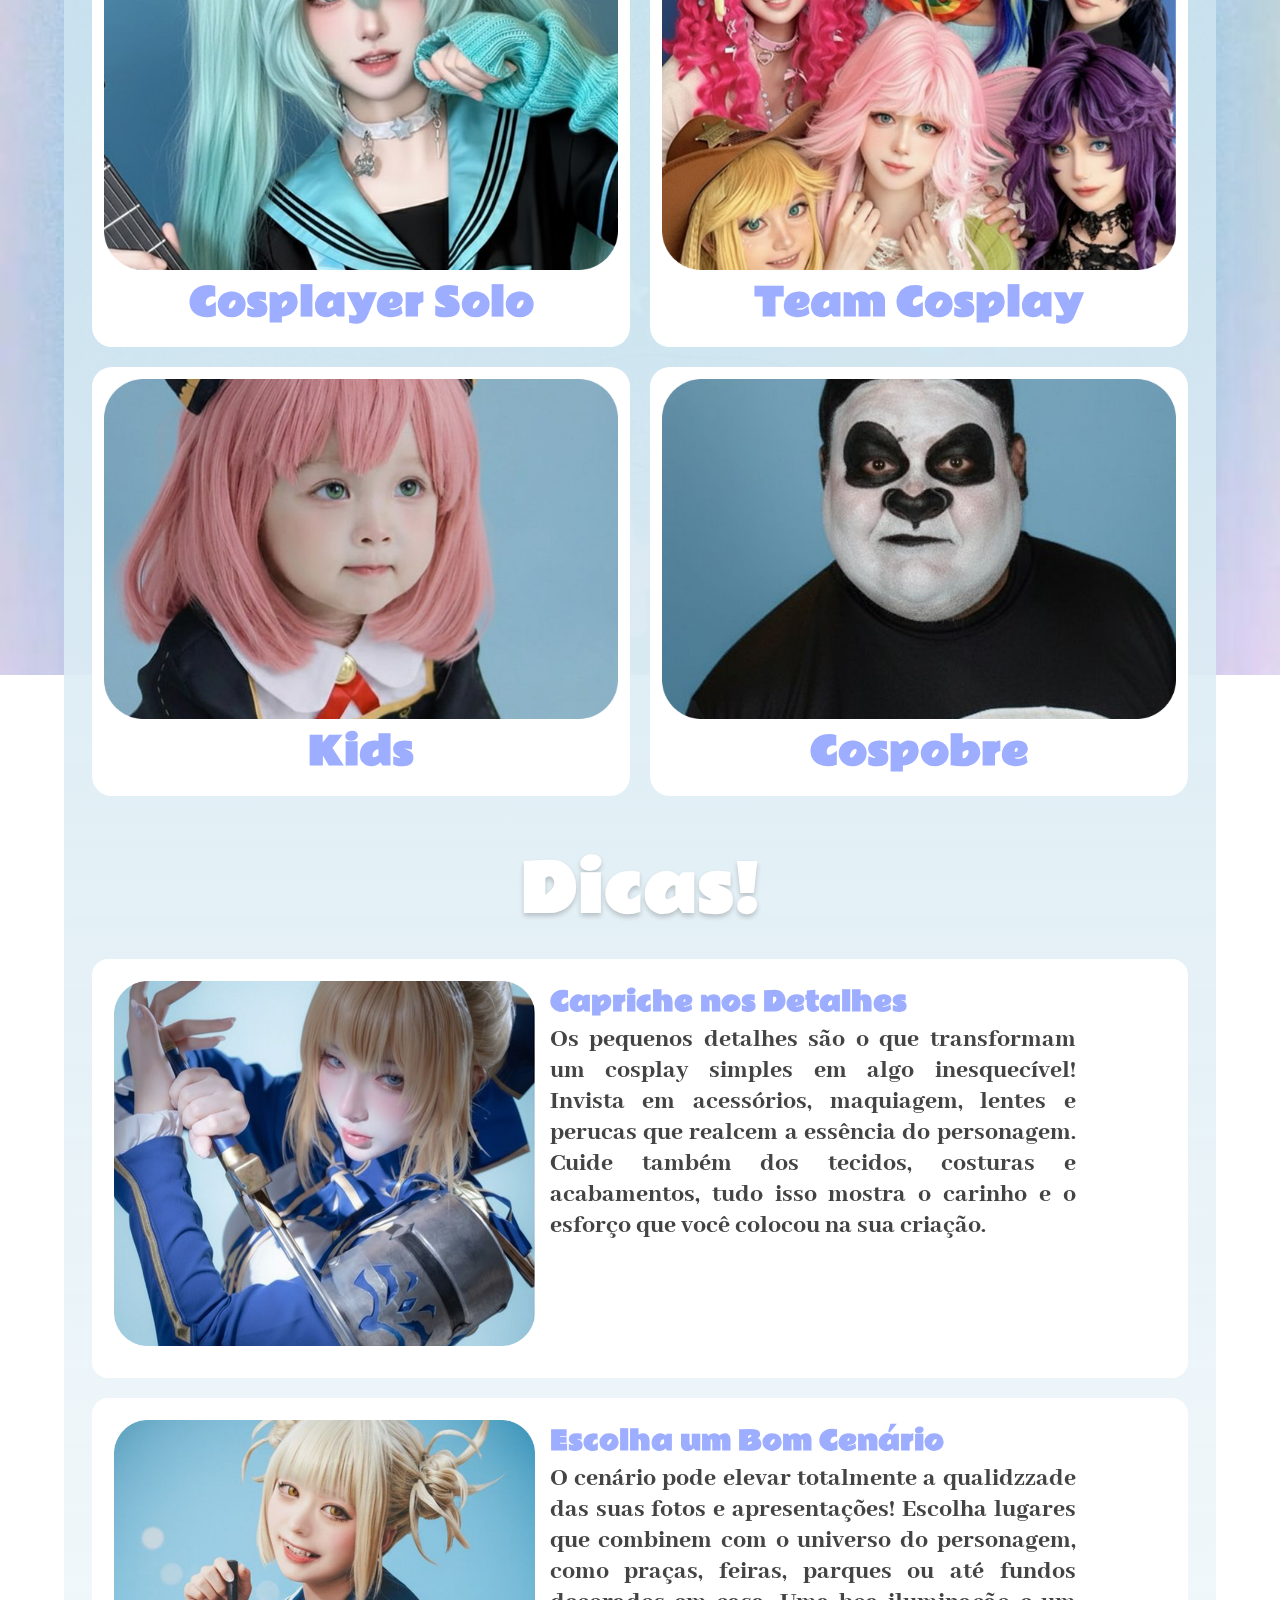
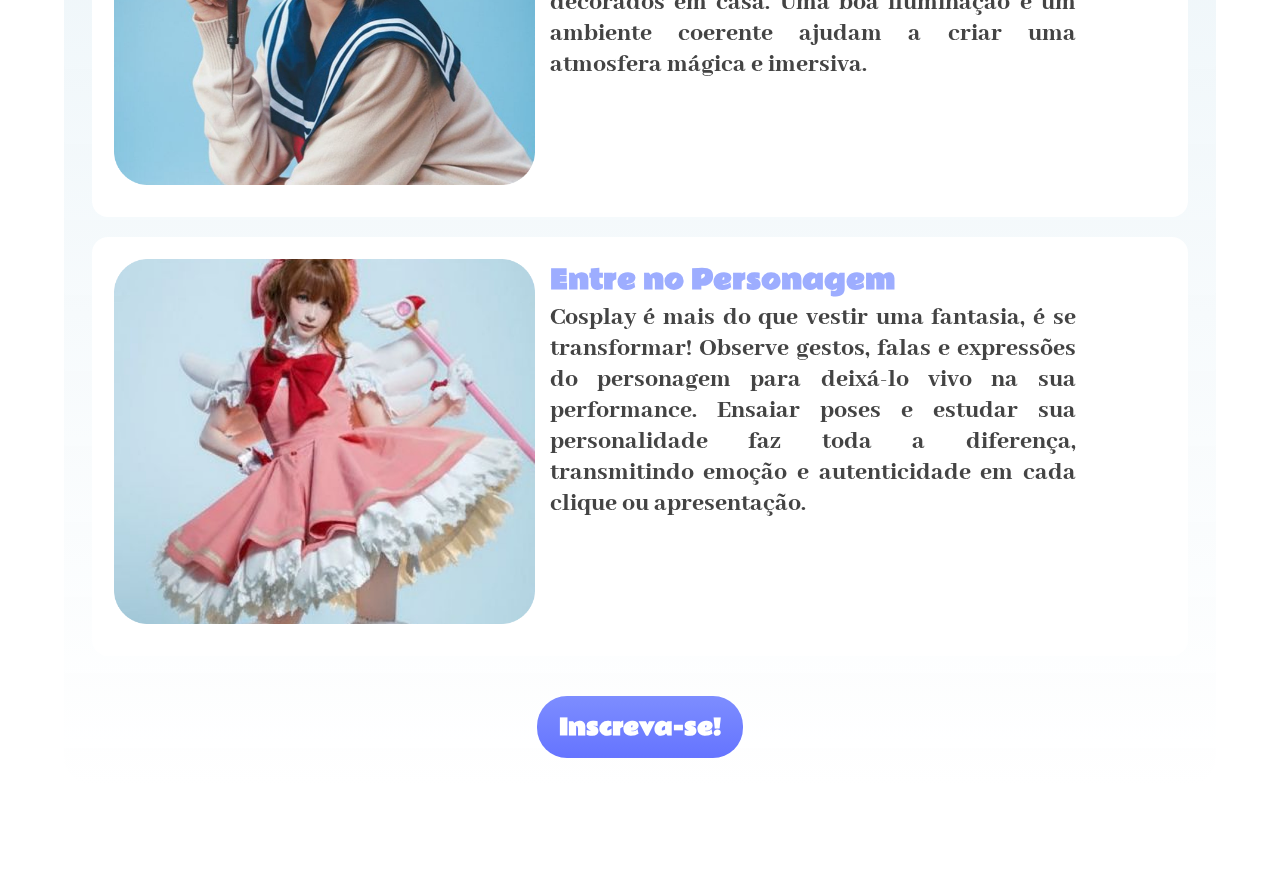
<file: Cosplay e Blog - Ana Lygia/cosplay.html>
<!DOCTYPE html>
<html lang="pt-br">
<head>
  <meta charset="UTF-8">
  <meta name="viewport" content="width=device-width, initial-scale=1.0">
  <title>Cosplay</title>
  <link rel="icon" type="image/png" href="Logo.png">
  <link rel="stylesheet" href="cosplay.css">
</head>
<body>
    <header>
        <div class="menu-btn" id="menuBtn">☰</div>
  <nav id="menu">
    <a href="#">Empresa</a>
    <a href="#">Eventos</a>
    <a href="#">Cosplay</a>
    <a href="#">Animes</a>
    <a href="#">Mangás</a>
    <a href="#">Blog</a>
    <a href="#">Loja</a>
    <a href="#">Contato</a>
</nav>
    </header>
    <main>
      <h1>Cosplay</h1>
        <section id="sig" class="conteudo">
            <h3>Significado</h3>
            <p>Cosplay é a prática de se vestir e interpretar personagens de animes, filmes, séries, jogos ou HQs. A palavra vem de costume (fantasia) e play (atuar), e representa mais que uma simples caracterização, é uma forma de arte que envolve criatividade, habilidade manual e expressão pessoal. Muitos cosplayers confeccionam suas próprias roupas e acessórios, participando de eventos, competições e ensaios fotográficos que celebram a cultura geek e a paixão pelos personagens.</p>
        </section>
        <section id="RC" class="conteudo">
            <h3>Relevância Cultural</h3>
            <p>Na Ásia, especialmente no Japão, o cosplay é um fenômeno social e artístico muito respeitado. Ele surgiu junto às convenções de anime e se tornou símbolo de liberdade criativa e conexão entre fãs. Cidades como Tóquio e Seul têm bairros dedicados a essa cultura, com lojas especializadas, estúdios de foto e eventos internacionais. Além de movimentar o turismo e a economia, o cosplay também reflete a importância da cultura pop japonesa no mundo e o orgulho de suas expressões culturais modernas.</p>
        </section>
        <h2>Concursos</h2>
        <section class="conteudo">
          <p>Nossos concursos de cosplay são um espaço para celebrar o talento e a imaginação dos fãs! Os participantes se inscrevem pelo site e mostram suas criações em fotos, vídeos ou apresentações ao vivo. Cada edição tem um tema diferente, e o júri avalia criatividade, fidelidade ao personagem e performance. Os vencedores recebem prêmios incríveis, como dinheiro, produtos exclusivos da nossa loja otaku, figures de coleção e cupons de desconto. Além disso, os melhores cosplayers ganham destaque em nossas redes e participam de ensaios fotográficos especiais!</p>
        </section>
        <h2>Categorias</h2>

<img src="Menina Pose 1.png" alt="" class="sticker sa">
<img src="stikerfan.png" alt="" class="sticker sb">
<img src="stikertu.png" alt="" class="sticker sc">
<img src="stikerpato.png" alt="" class="sticker sd">

        <section id="cate">
          <div class="tipo">
            <img src="solo.png" alt="foto">
            <strong>Cosplayer Solo</strong>
          </div>
          <div class="tipo">
            <img src="team.png" alt="foto">
            <strong>Team Cosplay</strong>
          </div>
          <div class="tipo">
            <img src="Kid.png" alt="foto">
            <strong>Kids</strong>
          </div>
          <div class="tipo">
            <img src="cospobre.png" alt="foto">
            <strong>Cospobre</strong>
          </div>
        </section>
        <h2>Dicas!</h2>
        <div id="dica">
          <section class="conteudo">
            <img src="CD.png" alt="Foto">
            <div>
              <h4>Capriche nos Detalhes</h4>
              <p>Os pequenos detalhes são o que transformam um cosplay simples em algo inesquecível! Invista em acessórios, maquiagem, lentes e perucas que realcem a essência do personagem. Cuide também dos tecidos, costuras e acabamentos, tudo isso mostra o carinho e o esforço que você colocou na sua criação.</p>
            </div>
          </section>
          <section class="conteudo">
            <img src="EC.png" alt="Foto">
            <div>
              <h4>Escolha um Bom Cenário</h4>
              <p>O cenário pode elevar totalmente a qualidzzade das suas fotos e apresentações! Escolha lugares que combinem com o universo do personagem, como praças, feiras, parques ou até fundos decorados em casa. Uma boa iluminação e um ambiente coerente ajudam a criar uma atmosfera mágica e imersiva.</p>
            </div>
          </section>
          <section class="conteudo">
            <img src="EP.png" alt="Foto">
            <div>
              <h4>Entre no Personagem</h4>
              <p>Cosplay é mais do que vestir uma fantasia, é se transformar! Observe gestos, falas e expressões do personagem para deixá-lo vivo na sua performance. Ensaiar poses e estudar sua personalidade faz toda a diferença, transmitindo emoção e autenticidade em cada clique ou apresentação.</p>
            </div>
          </section>
        </div>
        <a href="#">Inscreva-se!</a>
    </main>
        <script>
        const btn = document.getElementById("menuBtn");
        const menu = document.getElementById("menu");

        btn.addEventListener("click", () => {
            menu.classList.toggle("ativo");
        });
    </script>
</body>
</html>
</file>
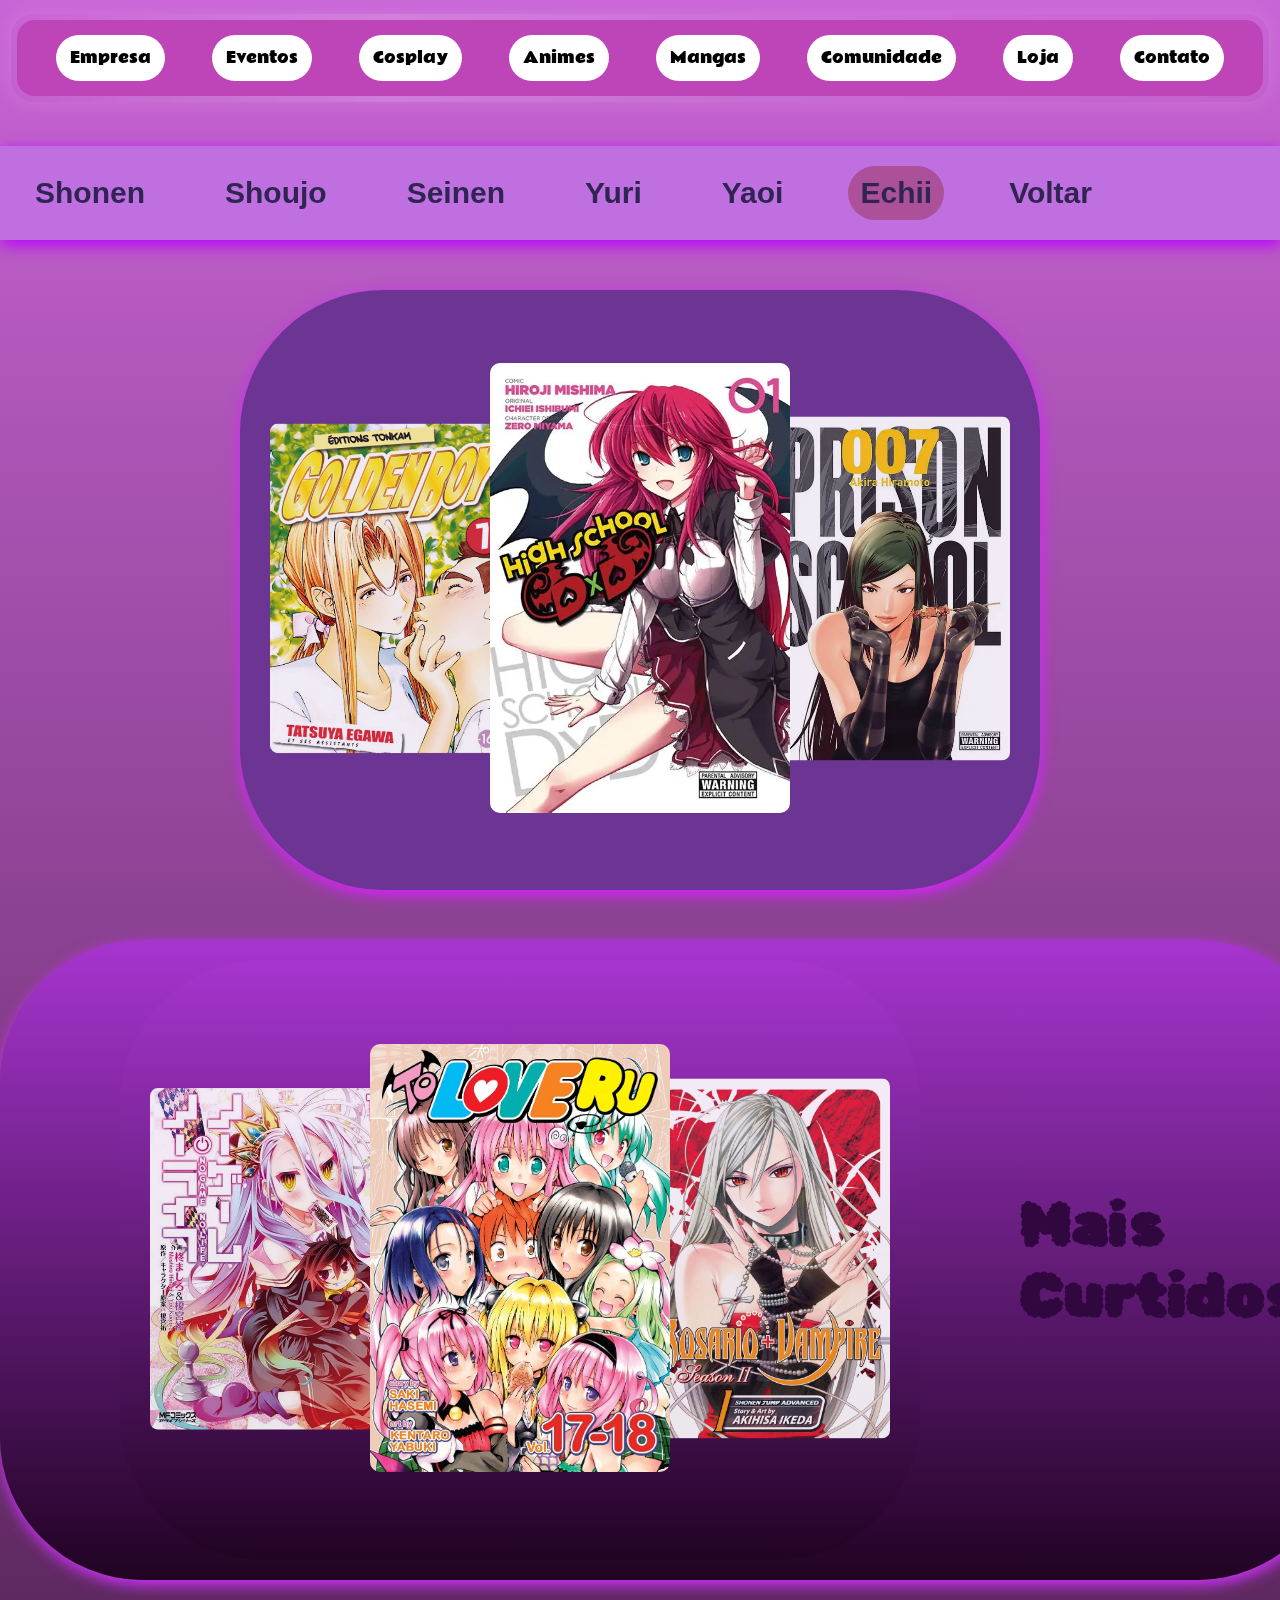
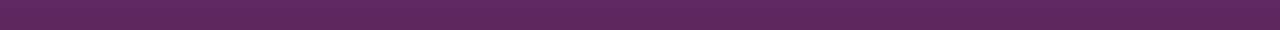
<file: eventoemangaeform/trabaljp-main/echii.html>
<!DOCTYPE html>
<html lang="en">
<head>
    <meta charset="UTF-8">
    <meta name="viewport" content="width=device-width, initial-scale=1.0">
    <link rel="shortcut icon" href="imagem/favicon.png" type="image/x-icon">
    <link rel="preconnect" href="https://fonts.googleapis.com" />
  <link rel="preconnect" href="https://fonts.gstatic.com" crossorigin />
  <link href="https://fonts.googleapis.com/css2?family=Rammetto+One&family=Rubik+Bubbles&display=swap"rel="stylesheet" />
    <link rel="preconnect" href="https://fonts.googleapis.com">
<link rel="preconnect" href="https://fonts.gstatic.com" crossorigin>
<link href="https://fonts.googleapis.com/css2?family=Cinzel:wght@400..900&family=Fredericka+the+Great&family=Irish+Grover&display=swap" rel="stylesheet">
    <link rel="stylesheet" href="geral.css">
    <link rel="stylesheet" href="ecchii.css">
    <title>Echii</title>
</head>
 <header class="echiii">
        <div class="menu-btn" id="menuBtn">☰</div>
  <nav id="menu">
    <a href="#">Empresa</a>
    <a href="evento.html">Eventos</a>
    <a href="#">Cosplay</a>
    <a href="#">Animes</a>
    <a href="manga.html">Mangas</a>
    <a href="#">Comunidade</a>
    <a href="#">Loja</a>
    <a href="#">Contato</a>
</nav> </header>

<body class="echii">
    
    <div class="cab echiii"><a href="shonen.html">Shonen</a>
    <a href="shoujo.html">Shoujo</a>
<a href="sheinen.html">Seinen</a>
<a href="yuri.html">Yuri</a>
<a href="yaoi.html">Yaoi</a>
<a href="echii.html">Echii</a>
<a href="manga.html">Voltar</a></div>
        
       
        

<div class="carr echiii"> 
    <div class="carro active"> <img src="imagem/dxd.webp" alt="high-school"></div>
    <div class="carro left"> <img src="imagem/prison.webp" alt="prison-School"></div>
    <div class="carro right"> <img src="imagem/gb.jpg" alt="golden-boy"></div>
</div>
    
    
    
    
    
    </div>

    <div class="cont echiii">
<div class="carrossel"> 
    <div class="item mid"> <img src="imagem/to love ru.webp" alt="to love"></div>
    <div class="item esq"> <img src="imagem/rosario.jpg" alt="rosario"></div>
    <div class="item dir"> <img src="imagem/no game.webp" alt="no game"></div>
</div>
<div class="txt"><h2>Mais Curtidos</h2></div>
</div>
    
    
    <script src="manga.js"></script>




</body>
</html>
</file>
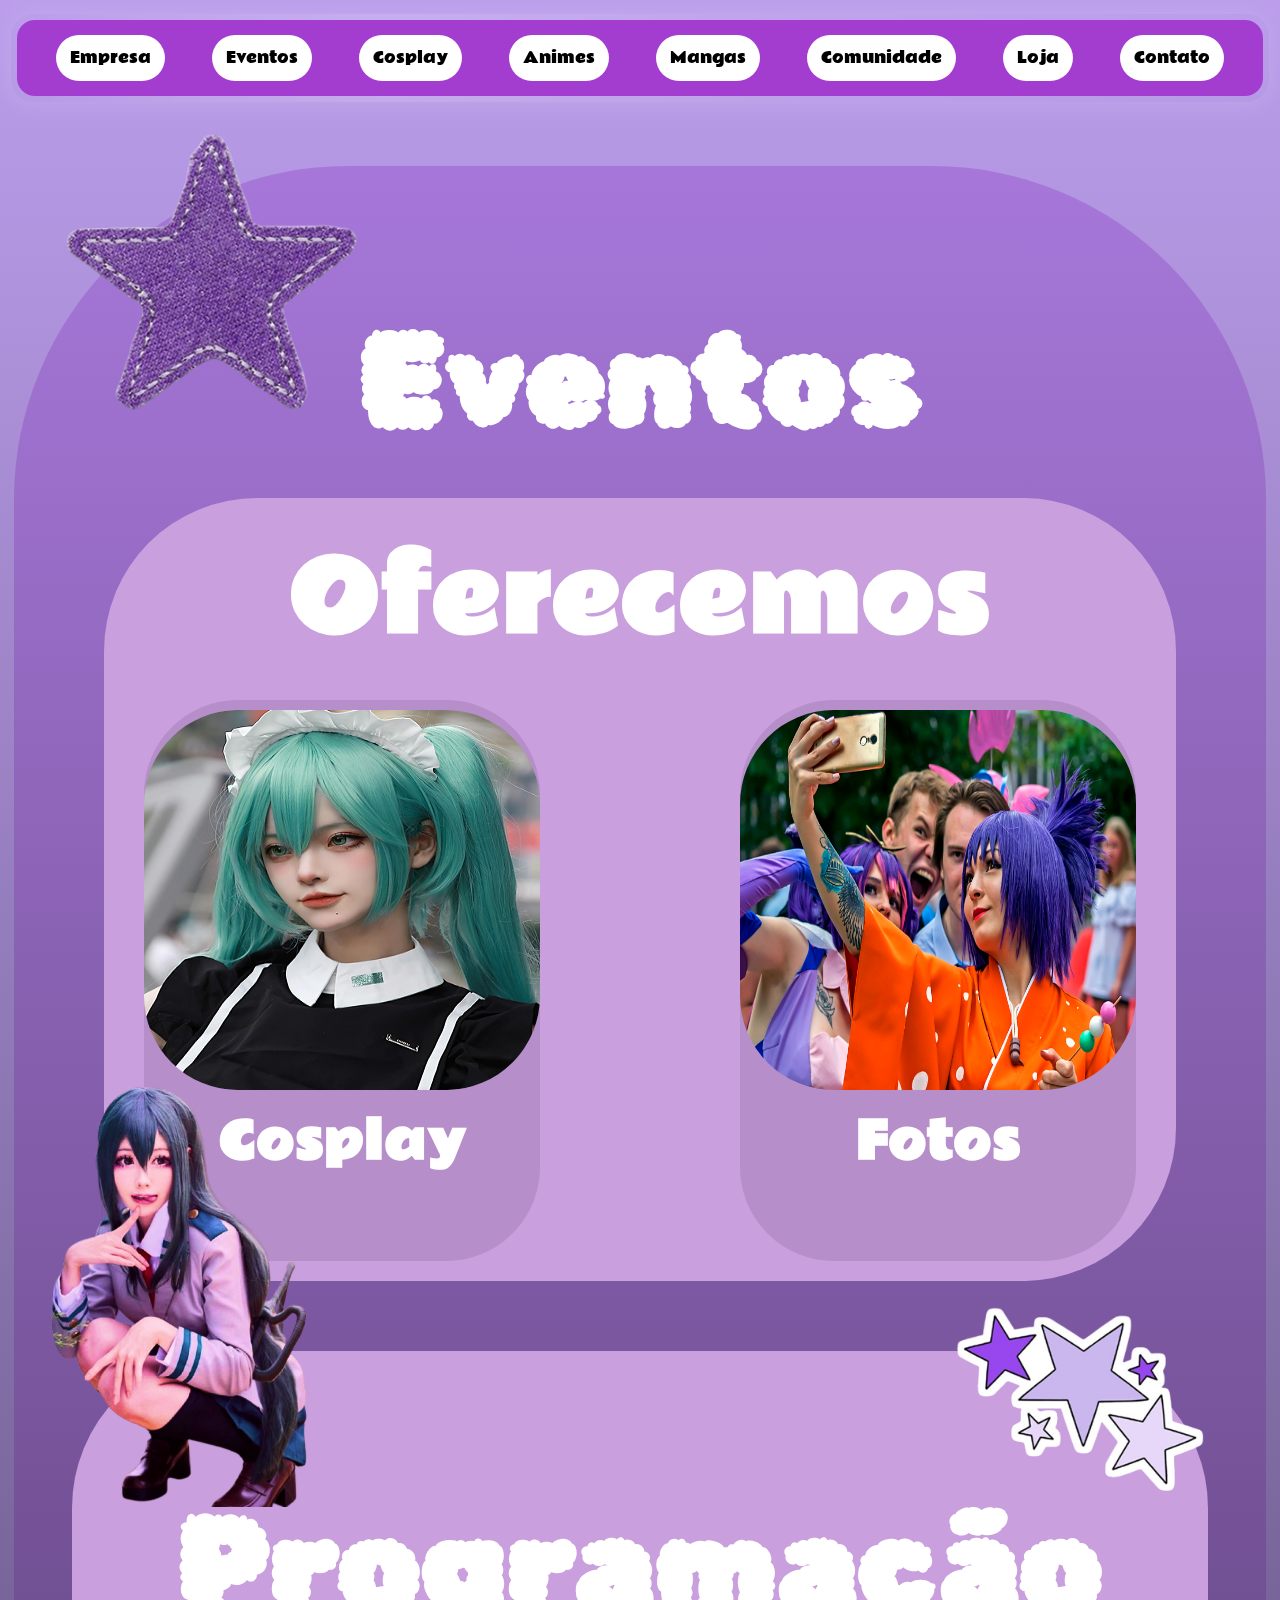
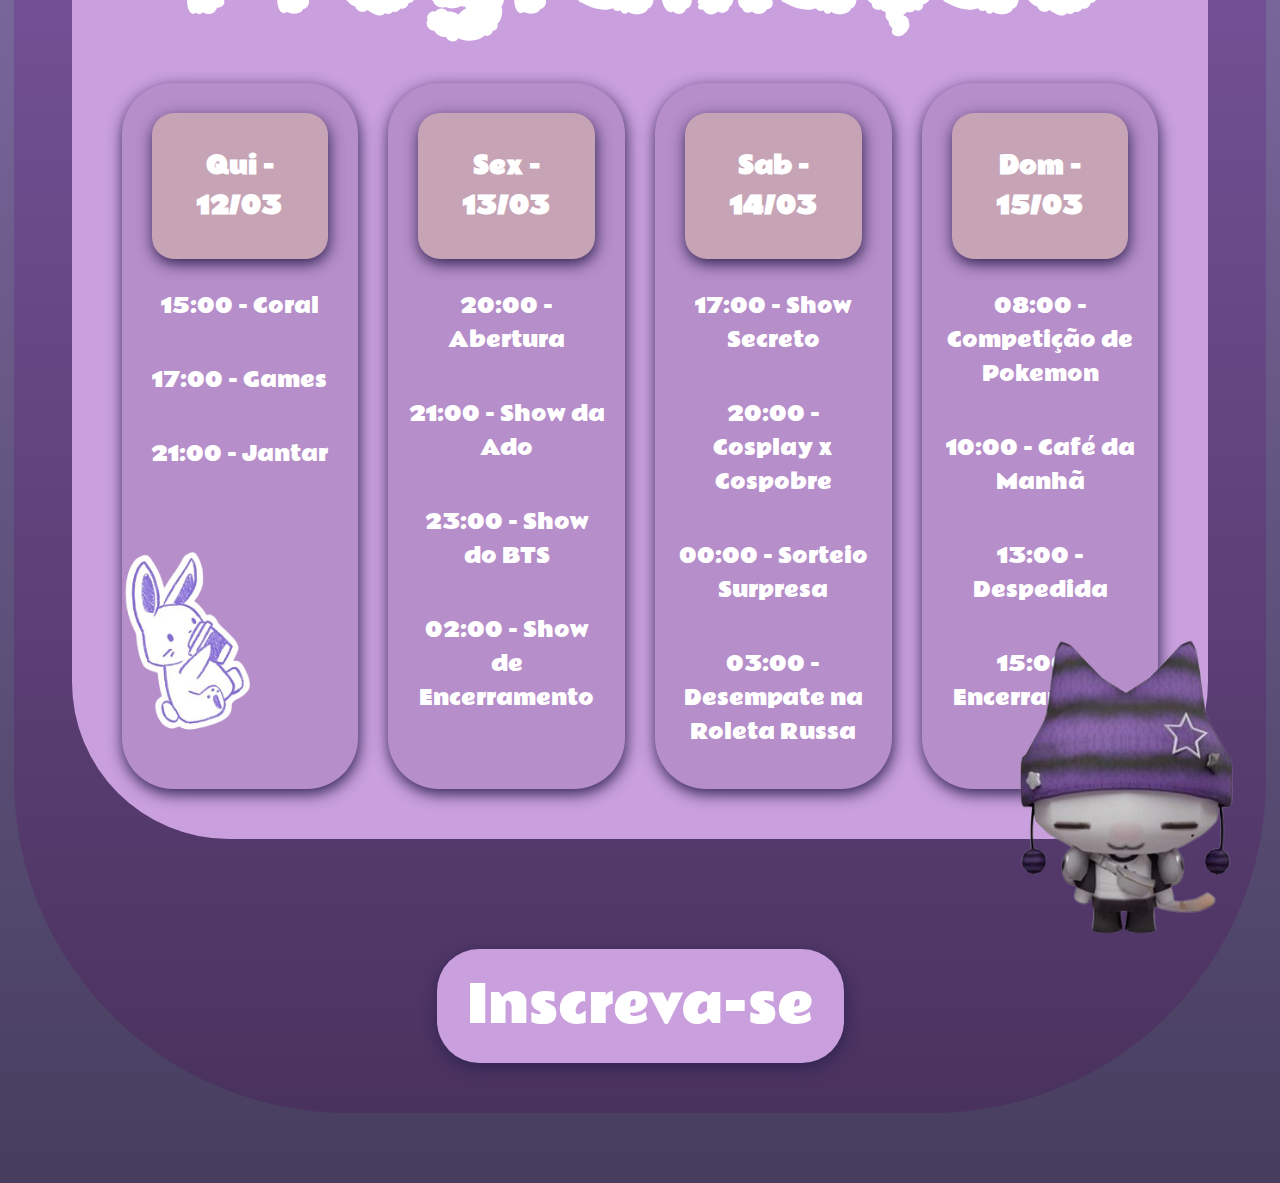
<file: eventoemangaeform/trabaljp-main/evento.html>
<!DOCTYPE html>
<html lang="en">

<head>
  <meta charset="UTF-8" />
  <link rel="preconnect" href="https://fonts.googleapis.com" />
  <link rel="preconnect" href="https://fonts.gstatic.com" crossorigin />
  <link href="https://fonts.googleapis.com/css2?family=Rammetto+One&family=Rubik+Bubbles&display=swap"
    rel="stylesheet" />
  <meta name="viewport" content="width=device-width, initial-scale=1.0" />
  <link rel="stylesheet" href="evento.css" />
  <link rel="shortcut icon" href="imagem/favicon.png" type="image/x-icon" />
  <title>Organização de Eventos</title>
</head>

<body>
  <header>
        <div class="menu-btn" id="menuBtn">☰</div>
  <nav id="menu">
    <a href="#">Empresa</a>
    <a href="evento.html">Eventos</a>
    <a href="#">Cosplay</a>
    <a href="#">Animes</a>
    <a href="manga.html">Mangas</a>
    <a href="#">Comunidade</a>
    <a href="#">Loja</a>
    <a href="form.html">Contato</a>
</nav> </header>
    <img src="imagem/estrela.png" alt="" class="fig">
    <img src="imagem/estrela2.png" alt="" class="fig3">
    <img src="imagem/coelho.png" alt="" class="fig4">
    <img src="imagem/gato.png" alt=""class="fig5">
  </div>
  <div class="t1">
    <h1>Eventos</h1>
    
    <img src="imagem/menina.png" alt="" class="fig2">
    <div class="q1">
      <h2>Oferecemos</h2>
      <div class="foto">
        <div class="item"><img src="imagem/Rectangle 99.png" alt="">
          <h4> <a href="cosplay.html">Cosplay</a></h4>
        </div>
        <div class="item2"><img src="imagem/fto.jpg" alt="">
          <h4> <a href="fotos.html">Fotos</a></h4>
        </div>
      </div>
    </div>
  


  <div class="prog">
    <h1>Programação</h1>
    <div class="ordem"><div class="att">
      <div class="dia">
        <h3>Qui - 12/03</h3>
      </div>
      
        <p>15:00 - Coral</p>
        <p>17:00 - Games</p>
        <p>21:00 - Jantar</p>
      </div>
      <div class="att"><div class="dia"> 
        <h3>Sex - 13/03</h3>
      </div>
     
        <p>20:00 - Abertura</p>
        <p>21:00 - Show da Ado</p>
        <p>23:00 - Show do BTS</p>
        <p>02:00 - Show de Encerramento</p>
      </div><div class="att">
      <div class="dia">
        <h3>Sab - 14/03</h3>
      </div>
      
        <p>17:00 - Show Secreto</p>
        <p>20:00 - Cosplay x Cospobre</p>
        <p>00:00 - Sorteio Surpresa</p>
        <p>03:00 - Desempate na Roleta Russa</p>
      </div>
<div class="att">
      <div class="dia">
        <h3>Dom - 15/03</h3>
      </div>
      
        <p>08:00 - Competição de Pokemon</p>
        <p>10:00 - Café da Manhã</p>
        <p>13:00 - Despedida</p>
        <p>15:00 - Encerramento</p>
      </div>
</div>

    </div><button><a href="form.html">Inscreva-se</a></button></div>
</body>

</html>
</file>
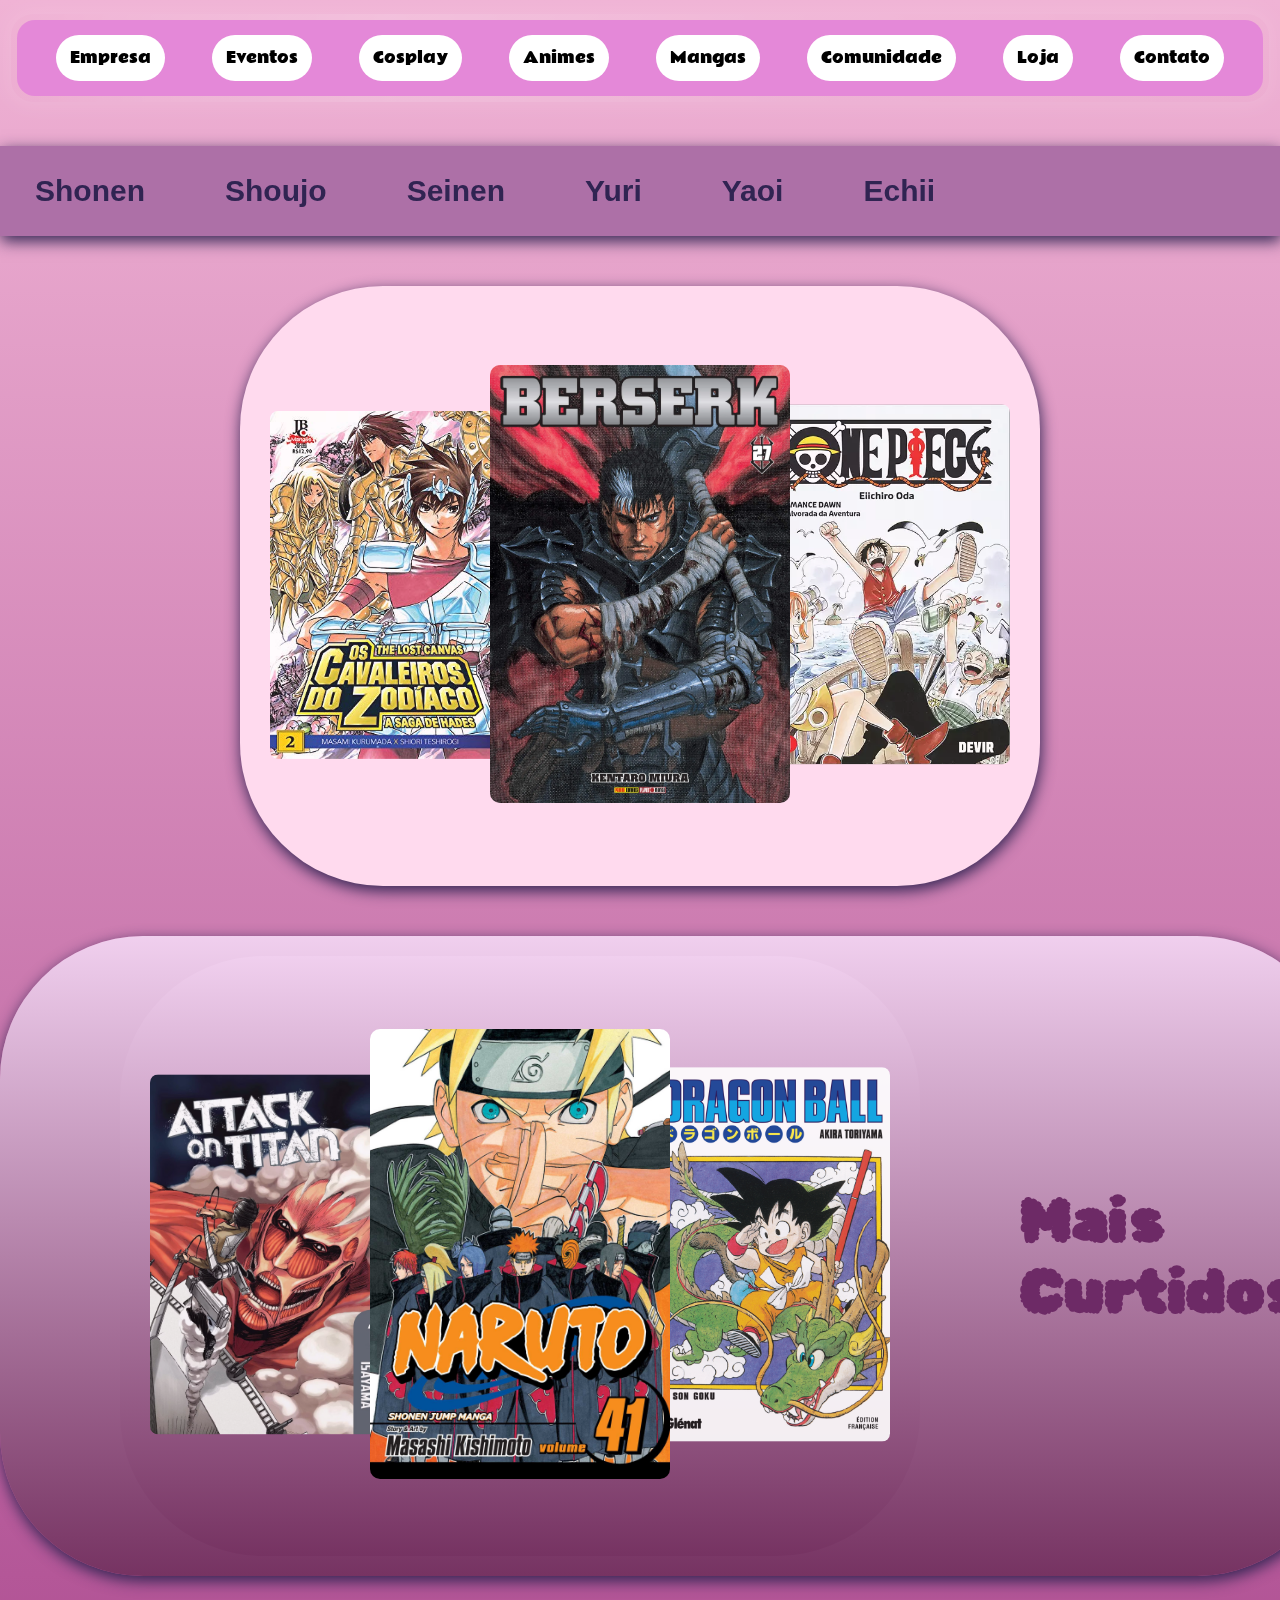
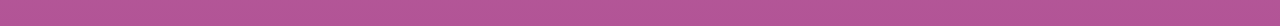
<file: eventoemangaeform/trabaljp-main/manga.html>
<!DOCTYPE html>
<html lang="en">
<head>
    <meta charset="UTF-8">
    <meta name="viewport" content="width=device-width, initial-scale=1.0">
    <link rel="preconnect" href="https://fonts.googleapis.com" />
  <link rel="preconnect" href="https://fonts.gstatic.com" crossorigin />
  <link href="https://fonts.googleapis.com/css2?family=Rammetto+One&family=Rubik+Bubbles&display=swap"rel="stylesheet" />
    <link rel="preconnect" href="https://fonts.googleapis.com">
<link rel="preconnect" href="https://fonts.gstatic.com" crossorigin>
<link href="https://fonts.googleapis.com/css2?family=Cinzel:wght@400..900&family=Fredericka+the+Great&family=Irish+Grover&display=swap" rel="stylesheet">
  <link rel="stylesheet" href="manga.css">
    <link rel="shortcut icon" href="imagem/favicon.png" type="image/x-icon">
    <title>Mangás</title>
</head>
<body>
    

   <header>
        <div class="menu-btn" id="menuBtn">☰</div>
  <nav id="menu">
    <a href="#">Empresa</a>
    <a href="evento.html">Eventos</a>
    <a href="#">Cosplay</a>
    <a href="#">Animes</a>
    <a href="manga.html">Mangas</a>
    <a href="#">Comunidade</a>
    <a href="#">Loja</a>
    <a href="#">Contato</a>
</nav> </header>
    
    <div class="cab"><a href="shonen.html">Shonen</a>
    <a href="shoujo.html">Shoujo</a>
<a href="sheinen.html">Seinen</a>
<a href="yuri.html">Yuri</a>
<a href="yaoi.html">Yaoi</a>
<a href="echii.html">Echii</a></div>

<div class="carr"> 
    <div class="carro active"> <img src="imagem/berserk-27.webp" alt="berserk"></div>
    <div class="carro left"> <img src="imagem/opc.webp" alt="op"></div>
    <div class="carro right"> <img src="imagem/cvdozodiaco.jpg" alt="cavaleiros-do-zodiaco"></div>
</div>
<div class="cont">
<div class="carrossel"> 
    <div class="item mid"> <img src="imagem/naruto.jpg" alt="berserk"></div>
    <div class="item esq"> <img src="imagem/dragon ball.jpg" alt="op"></div>
    <div class="item dir"> <img src="imagem/aot.avif" alt="cavaleiros-do-zodiaco"></div>
</div>
<div class="txt"><h2>Mais Curtidos</h2></div>
</div>


</div> <script src="manga.js">  </script>
</body>
</html>
</file>
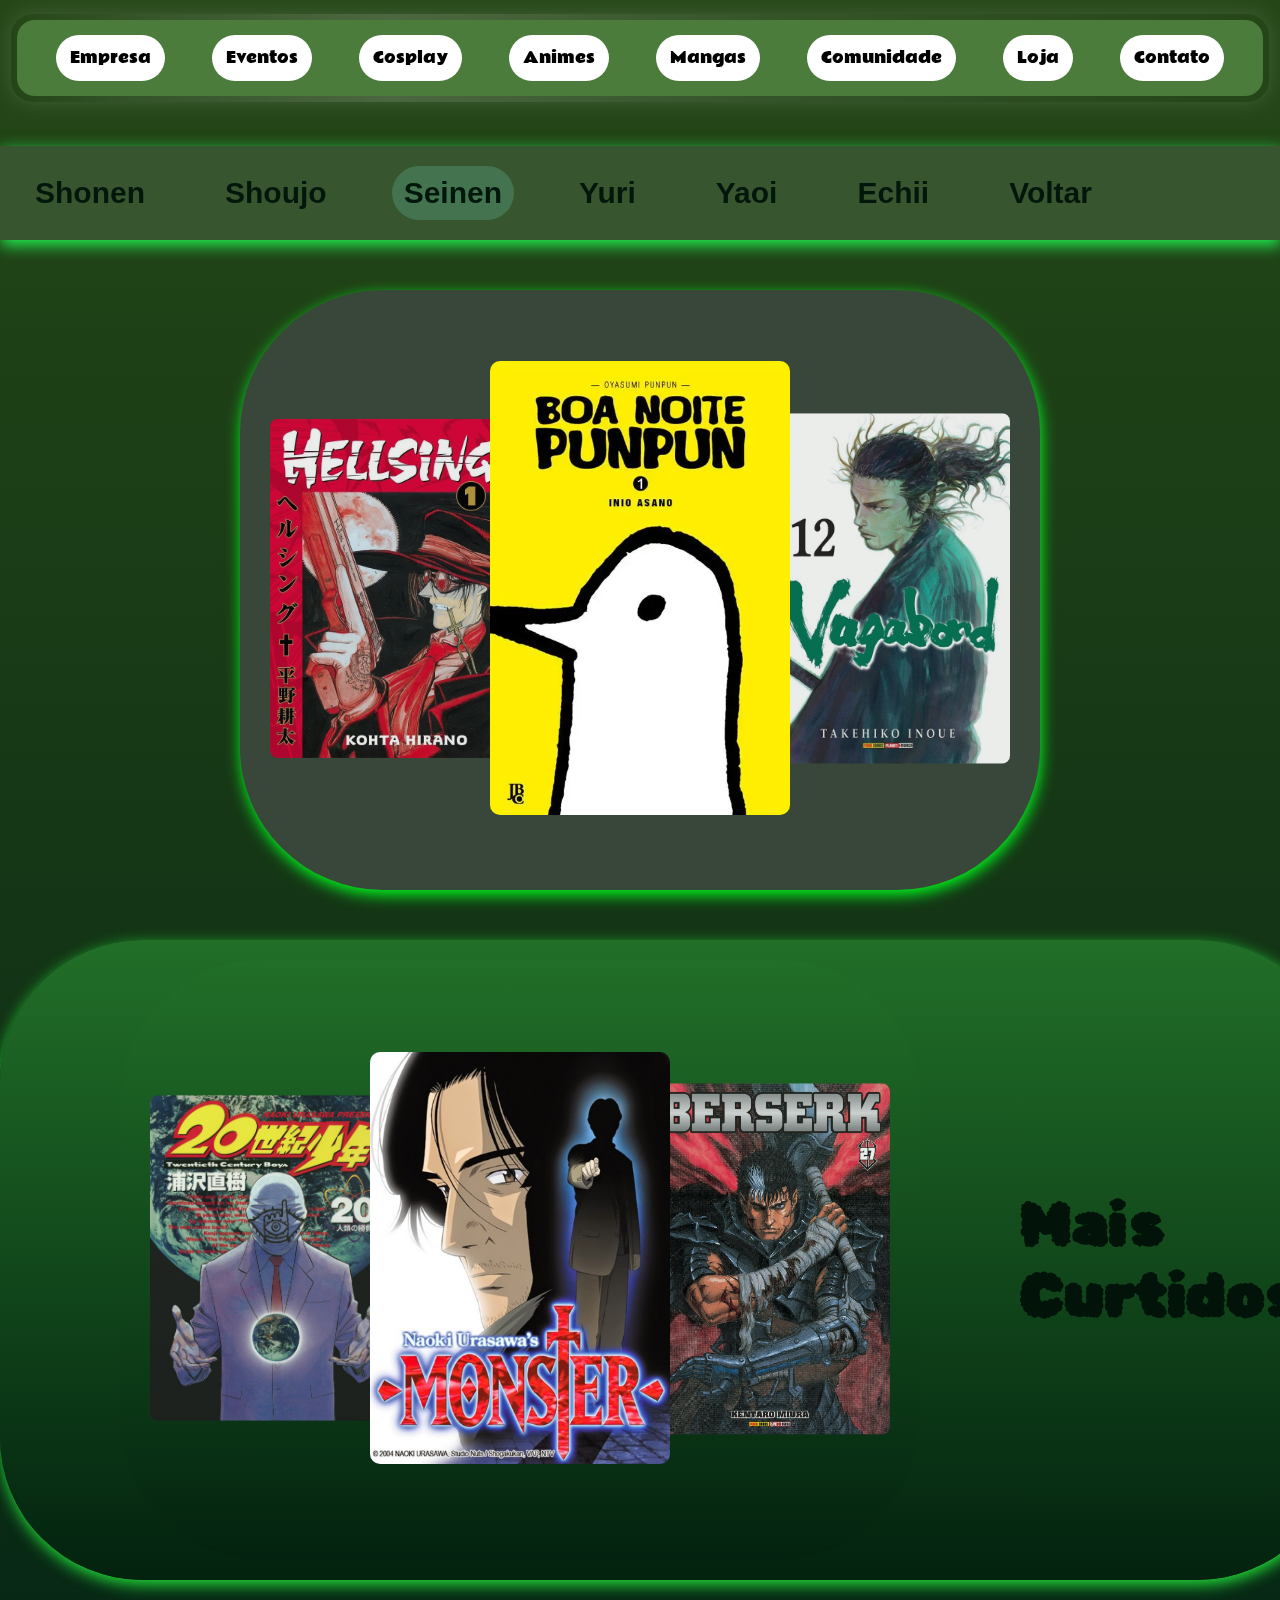
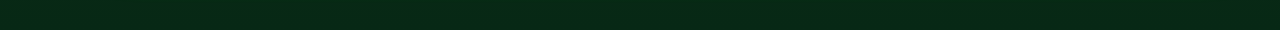
<file: eventoemangaeform/trabaljp-main/sheinen.html>
<!DOCTYPE html>
<html lang="en">
<head>
    <meta charset="UTF-8">
    <meta name="viewport" content="width=device-width, initial-scale=1.0">
    <link rel="shortcut icon" href="imagem/favicon.png" type="image/x-icon">
    <link rel="preconnect" href="https://fonts.googleapis.com" />
  <link rel="preconnect" href="https://fonts.gstatic.com" crossorigin />
  <link href="https://fonts.googleapis.com/css2?family=Rammetto+One&family=Rubik+Bubbles&display=swap"rel="stylesheet" />
    <link rel="preconnect" href="https://fonts.googleapis.com">
<link rel="preconnect" href="https://fonts.gstatic.com" crossorigin>
<link href="https://fonts.googleapis.com/css2?family=Cinzel:wght@400..900&family=Fredericka+the+Great&family=Irish+Grover&display=swap" rel="stylesheet">
    <link rel="stylesheet" href="geral.css">
    <link rel="stylesheet" href="seinen.css">
    <title>Sheinen</title>
</head>
<body class="seinen">
     <header class="seinenn">
        <div class="menu-btn" id="menuBtn">☰</div>
  <nav id="menu">
    <a href="#">Empresa</a>
    <a href="evento.html">Eventos</a>
    <a href="#">Cosplay</a>
    <a href="#">Animes</a>
    <a href="manga.html">Mangas</a>
    <a href="#">Comunidade</a>
    <a href="#">Loja</a>
    <a href="#">Contato</a>
</nav> </header>
    
    <div class="cab seinenn"><a href="shonen.html">Shonen</a>
    <a href="shoujo.html">Shoujo</a>
<a href="sheinen.html">Seinen</a>
<a href="yuri.html">Yuri</a>
<a href="yaoi.html">Yaoi</a>
<a href="echii.html">Echii</a>
<a href="manga.html">Voltar</a></div>

       <div class="carr seinenn"> 
    <div class="carro active"> <img src="imagem/punpun.webp" alt="punpun"></div>
    <div class="carro left"> <img src="imagem/vagabond.jpg" alt="vagabond"></div>
    <div class="carro right"> <img src="imagem/hellsign.jpg" alt="hellsign"></div>
</div>

</div>


<div class="cont seinenn">
<div class="carrossel"> 
    <div class="item mid"> <img src="imagem/monster.jpg" alt="monster"></div>
    <div class="item esq"> <img src="imagem/berserk-27.webp" alt="berserk"></div>
    <div class="item dir"> <img src="imagem/20th-century-boys-20-shogakukan.jpg" alt="20th century"></div>
</div>
<div class="txt"><h2>Mais Curtidos</h2></div>
</div>
        <script src="manga.js"></script>
</body>
</html>
</file>
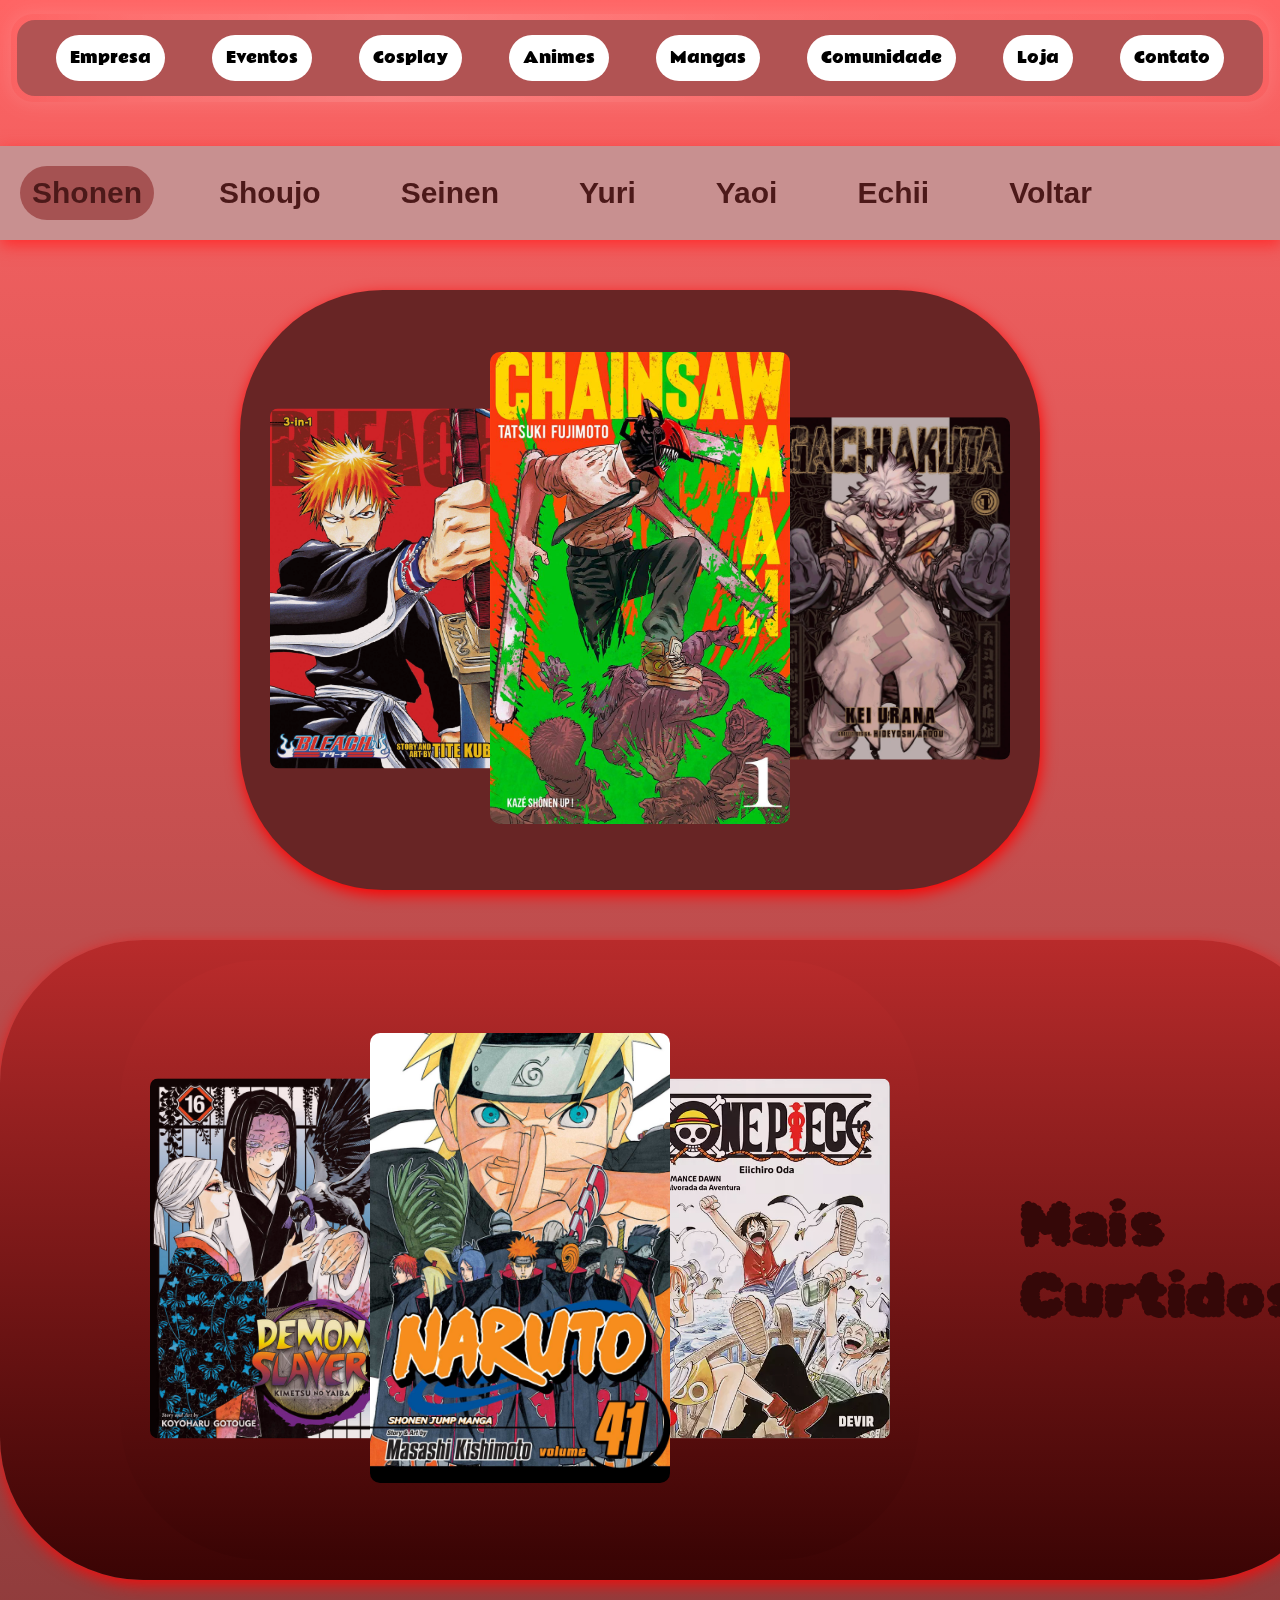
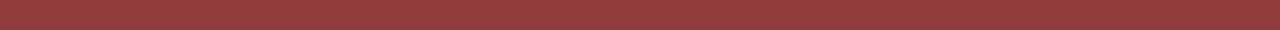
<file: eventoemangaeform/trabaljp-main/shonen.html>
<!DOCTYPE html>
<html lang="en">
<head>
    <meta charset="UTF-8">
    <meta name="viewport" content="width=device-width, initial-scale=1.0">
    <link rel="shortcut icon" href="imagem/favicon.png" type="image/x-icon">
      <link rel="preconnect" href="https://fonts.googleapis.com" />
  <link rel="preconnect" href="https://fonts.gstatic.com" crossorigin />
  <link href="https://fonts.googleapis.com/css2?family=Rammetto+One&family=Rubik+Bubbles&display=swap"rel="stylesheet" />
    <link rel="preconnect" href="https://fonts.googleapis.com">
<link rel="preconnect" href="https://fonts.gstatic.com" crossorigin>
<link href="https://fonts.googleapis.com/css2?family=Cinzel:wght@400..900&family=Fredericka+the+Great&family=Irish+Grover&display=swap" rel="stylesheet">
    <link rel="stylesheet" href="geral.css">
    <link rel="stylesheet" href="shonen.css">
    <title>Shonen</title>
</head>
<body class="shonen">
     
         <header class="shonenn">
        <div class="menu-btn" id="menuBtn">☰</div>
  <nav id="menu">
    <a href="#">Empresa</a>
    <a href="evento.html">Eventos</a>
    <a href="#">Cosplay</a>
    <a href="#">Animes</a>
    <a href="manga.html">Mangas</a>
    <a href="#">Comunidade</a>
    <a href="#">Loja</a>
    <a href="#">Contato</a>
</nav> </header>
    
    <div class="cab shonenn"><a href="shonen.html">Shonen</a>
    <a href="shoujo.html">Shoujo</a>
<a href="sheinen.html">Seinen</a>
<a href="yuri.html">Yuri</a>
<a href="yaoi.html">Yaoi</a>
<a href="echii.html">Echii</a>
<a href="manga.html">Voltar</a></div>
        
      <div class="carr shonenn"> 
    <div class="carro active"> <img src="imagem/chainsaw-man-1-kaze.jpg" alt="berserk"></div>
    <div class="carro left"> <img src="imagem/gachiakuta.webp" alt="op"></div>
    <div class="carro right"> <img src="imagem/bleach-3in1-1.jpg" alt="cavaleiros-do-zodiaco"></div>


</div>

<div class="cont shonenn">
<div class="carrossel"> 
    <div class="item mid"> <img src="imagem/naruto.jpg" alt="naruto"></div>
    <div class="item esq"> <img src="imagem/opc.webp" alt="op"></div>
    <div class="item dir"> <img src="imagem/kimetsu.jpg" alt="kimetsu"></div>
</div>
<div class="txt"><h2>Mais Curtidos</h2></div>
</div>

<script src="manga.js"></script></div>
</body>
</html>
</file>
<file: estilos/style.css>
@charset "UTF-8";

@font-face {
    font-family: "Rammetto One";
    src: url("../fonts/Rammetto_One/RammettoOne-Regular.ttf") format('truetype');
}

@font-face {
    font-family: "Abhaya Libre";
    src: url("../fonts/Abhaya-Libre-Font/AbhayaLibre-ExtraBold.ttf") format('truetype');
}

@font-face {
    font-family: "Rubik Bubbles";
    src: url("../fonts/rubik-bubbles/RubikBubbles-Regular.ttf") format('truetype');
}


* {
    margin: 0;
    padding: 0%;
    box-sizing: border-box;
}

h1, h2 {
    font-family: "Rubik Bubbles", system-ui;
}

h1, h2, h3, h4, h5, h6, p, strong, a {
    text-shadow: 1px 1px 3px rgba(0, 0, 0, 0.274);
}
h3, h4, h5, h6, strong, a{
    font-family: "Rammetto One", sans-serif;
}

h3 {
    color: #AEE1E4;
    font-size: 5vw;
    text-align: center;
}

h4 {
    font-size: 3vw;
    color: #FFF;
    text-align: center;
    margin-bottom: 10px;
}

p {
    font-family: "Abhaya Libre", serif;
    text-align: justify;
    font-size: clamp(1.3em, 2vw, 4rem);
}

li {
    font-family: "Abhaya Libre", serif;
    font-size: clamp(1.4em, 2vw, 4rem);
    list-style-position: inside;
}

strong {
    font-family: "Rammetto One", sans-serif;
    color: white;
}

body {
    background-color: #A6CFE3;
}

main {
    width: 90%;
    margin: auto;
}


header nav {
    display: flex;
    flex-flow: row wrap;
    justify-content: space-around;
    background-color: #BAE4FF;
    width: 95%;
    margin: 20px auto;
    padding: 15px;
}

header nav a {
    text-decoration: none;
    background-color: #FFF;
    padding: 10px;
    border-radius: 30px;
    font-family: "Rammetto One", sans-serif;
    color: #BAE4FF;
    font-size: clamp(1em, 1.3vw, 3rem);
    box-shadow: 0px 4px 0 #7EAEBE;
    transition: 0.2s;
}

header nav a:hover {
    transform: translateY(-3px);
    box-shadow: 0px 6px 0 #7EAEBE;
    transition: 0.2s;
}

header .topo {
    display: flex;
    flex-flow: row nowrap;
    justify-content: space-around;
    align-content: center;
    width: 100%;
}

header .topo img {
    width: 45%;
}

header .topo h1 {
    font-size: 15vw;
    color: #AEE1E4;
}

main #Slide {
    box-shadow: 0 0 3px rgba(0, 0, 0, 0.432);
    width: 95%;
    height: 80vh;
    margin: auto;
    overflow: hidden;
    background-color: black;
    border-radius: 50px;
    display: flex;
    flex-flow: row nowrap;
}

main #Slide img {
    width: 100%;
    height: 100%;
    flex-shrink: 0;
    border-radius: 40px;
    animation: slide 18s infinite alternate;
    animation-timing-function: steps(6);
}

@keyframes slide {
    0% {
        transform: translateX(0);
    }

    100% {
        transform: translateX(-600%);
    }
}

main #Welcome h2 {
    color: #FFF;
    text-align: center;
    font-size: clamp(3em, 5vw, 6rem);
}

main #Welcome>p {
    font-family: "Rammetto One", sans-serif;
    text-align: end;
    color: #AEE1E4;
    font-size: clamp(1.7em, 3vw, 4rem);
}

.conteudo {
    margin: 20px 0;
    background-color: #AEE1E4;
    padding: 3%;
    border-radius: 35px;
    box-shadow: 1px 1px 3px rgba(0, 0, 0, 0.178);
}

#Sede>.conteudo {
    display: flex;
    flex-flow: row nowrap;
    gap: 10px;
}

#Sede img {
    width: 60%;
}

#Sede div {
    display: flex;
    flex-flow: column nowrap;
    justify-content: space-between;
}

#Sede div strong {
    font-size: clamp(1.7em, 2vw, 4rem);
}

#Sede div li {
    line-height: 600%;
}

#Sede div address {
    align-self: center;
    font-size: clamp(1em, 2vw, 4rem)
}

#MVV li {
    margin-top: 10px;
    text-align: justify;
}

#Nos .membro {
    margin-top: 2%;
    width: 40%;
    background-color: #AEE1E4;
    border-radius: 15px;
    box-shadow: 0 0 3px rgba(0, 0, 0, 0.178);
}

#Nos>div {
    display: flex;
    flex-flow: row wrap;
    justify-content: space-around;

}

#Nos figure {
    display: flex;
    flex-flow: row wrap;
    justify-content: space-around;
}

#Nos figure strong {
    font-size: 2vw;
}

#Nos figure img {
    margin-top: 5px;
    width: 48%;
    border-radius: 15px;
}

#Nos figure figcaption {
    min-width: 115px;
    display: flex;
    flex-flow: column nowrap;
    justify-content: space-around;
    align-items: center;
}

#Nos #redes {
    border-top: 1px solid black;
    margin-top: 5px;
    display: flex;
    flex-flow: row nowrap;
    justify-content: space-around;
    align-items: end;
}

#Nos #redes img {
    margin-top: 5px;
    height: 40px;
}


.menu-btn {
    display: none;
}

@media (max-width: 994px) {
    .menu-btn {
        font-size: 7vw;
        cursor: pointer;
        z-index: 999;
        display: block;
        position: fixed;
        top: 5px;
        left: 10px;
        user-select: none;
        padding: 10px;
        backdrop-filter: blur(2px);
        border-radius: 20px;
    }

    #menu {
        position: fixed;
        top: -20px;
        left: -110%;
        width: 100%;
        height: 100vh;
        background: rgba(166, 217, 231, 0.97);
        display: flex;
        flex-flow: column nowrap;
        gap: 25px;
        padding: 100px 20px;
        transition: 0.3s;
    }

    #menu a {
        text-decoration: none;
        font-size: 5vw;
        font-weight: 700;
        color: #fff;
        text-shadow: 2px 2px #7CAEC3, -0px -0px 4px black;
        text-align: center;
    }

    #menu.ativo {
        left: -3%;
        z-index: 900;
    }

    header .topo {
        flex-direction: column;
        align-items: center;
        gap: 10px;
    }

    header .topo img {
        width: 55%;
    }

    header .topo h1 {
        font-size: 20vw;
        text-align: center;
    }

    main #Slide {
        display: flex;
        flex-flow: row nowrap;
        height: auto;
    }

    main #Slide img {
        height: auto;
    }

    main #Slide figcaption {
        font-size: 3vw;
        margin-top: 10px;
    }

    .conteudo {
        padding: 20px;
    }

    main #Welcome>p {
        text-align: center;
    }

    #Sede>.conteudo {
        flex-direction: column;
        align-items: center;
        text-align: center;
    }

    #Sede img {
        width: 90%;
    }

    #Sede div address {
        text-align: center;
    }

    #MVV .conteudo {
        margin-top: 30px;
    }

    #Nos>div {
        flex-direction: column;
        gap: 25px;
        align-items: center;
    }

    #Sede div li {
        line-height: 3em;
    }

    #Nos .membro {
        width: 90%;
    }

    #Nos figure img {
        width: 60%;
    }

    #Nos figure figcaption strong {
        font-size: 6vw;
    }

    #Nos #redes img {
        height: 30px;
    }
}
</file>
<file: Blog e Curiosidades/styles.css>
/* style do Blog e Curiosidades  */
:root{
  --bg-darker: #1E3555;
  --panel: #475B76;     
  --card-bg: #2C3E5A;   
  --title-color: #ABC3FF;
  --white: #ffffff;
}

*{box-sizing:border-box;margin:0;padding:0}
html,body{height:100%}
body{
  font-family: "Abhaya Libre", serif;
  background: var(--bg-darker);
  color: var(--white);
  -webkit-font-smoothing:antialiased;
  -moz-osx-font-smoothing:grayscale;
}

.site-header{
  background: var(--panel);
  padding: 16px 8px;
  box-shadow: 0 4px 0 rgba(0,0,0,0.15);
}
.top-nav ul{
  list-style:none;
  display:flex;
  gap:12px;
  justify-content:center;
  flex-wrap:wrap;
}
.top-nav .nav-btn{
  background:#fff;
  color:#1E3555;
  padding:10px 16px;
  text-decoration:none;
  border-radius:22px;
  font-weight:700;
  display:inline-block;
  box-shadow:0 4px 0 rgba(0,0,0,0.12);
  font-family:inherit;
}

.hero{
  padding: 36px 12px 80px;
  display:flex;
  justify-content:center;
}

.hero-bg{
  width: calc(100% - 30px);
  max-width: none;
  margin: 0 auto;
  background-image: url('Fundo.jpg');
  background-size: cover;
  background-position: center;
  padding: 28px;
  border-radius: 28px;
  position:relative;
}

.site-title{
  font-family: "Rubik Bubbles", "Rammetto One", sans-serif;
  color: var(--white);
  font-size: clamp(36px, 6vw, 64px);
  text-align:center;
  margin-bottom: 20px;
  text-shadow: 0 6px 0 rgba(0,0,0,0.25);
  letter-spacing:1px;
}

.cards{
  display:flex;
  flex-direction:column;
  gap:18px;
  margin-top: 12px;
}

.card{
  display:flex;
  gap:18px;
  background: var(--card-bg);
  border-radius: 18px;
  padding: 18px;
  align-items:flex-start;
  position:relative;
  overflow:hidden;
  width: 90%;        
  max-width: 1100px;  
  min-height: 200px; 
  margin: 0 auto;    
  flex-wrap: nowrap;
}

.card-media{
  flex:0 0 220px; 
  height:200px;  
  border-radius: 16px;
  overflow:hidden;
  background: linear-gradient(180deg, rgba(255,255,255,0.03), rgba(0,0,0,0.08));
}
.card-media img{
  width:100%;
  height:100%;
  object-fit:cover; 
}

.card-body{
  flex:1;
  color:var(--white);
}
.card-title{
  font-family: "Rammetto One", cursive;
  color: var(--title-color);
  font-size: clamp(20px, 3.2vw, 32px);
  margin-bottom:8px;
  text-shadow: 0 3px 0 rgba(0,0,0,0.25);
}

.card-text{
  font-size: 20px;   
  line-height: 1.6;    
  margin-bottom:14px;
  max-width: calc(100% - 80px);
}

.btn-more{
  display:inline-block;
  background: #C7D6FF;
  color: #1E3555;
  padding:10px 16px;
  border-radius: 18px;
  text-decoration:none;
  font-weight:700;
  box-shadow: 0 6px 0 rgba(0,0,0,0.12);
}

.sticker{
  position:absolute;
  width:86px;
  height:auto;
  pointer-events:none;
}
.s1{ right: 80px; top: -90px; width:300px; transform: rotate(6deg); }
.s2{ left: 10px; top: 280px; width:240px; transform: rotate(-8deg); }
.s3{ left: -30px; top: 750px; width:220px; transform: rotate(-6deg); }
.s4{ right: -15px; top: 520px; width:230px; transform: rotate(6deg); }
.s5{ left: calc(80% - 70px); bottom: -40px; width:400px; transform: translateX(0); }

@media (max-width:700px){
  .card{
    flex-direction:column;
    align-items:center;
    text-align:center;
  }
  .card-media{ width:80%; height:220px; }
  .card-body{ width:100%;}
  .card-text{ max-width:100%; }
  .top-nav ul{ gap:8px; }
  .top-nav .nav-btn{ padding:8px 12px; font-size:14px; border-radius:18px; }
}
</file>
<file: estilos/cosplay.css>
@charset "UTF-8";

@font-face {
  font-family: "Rammetto One";
  src: url("../fonts/Rammetto_One/RammettoOne-Regular.ttf") format('truetype');
}

@font-face {
  font-family: "Abhaya Libre";
  src: url("../fonts/Abhaya-Libre-Font/AbhayaLibre-ExtraBold.ttf") format('truetype');
}

@font-face {
  font-family: "Rubik Bubbles";
  src: url("../fonts/rubik-bubbles/RubikBubbles-Regular.ttf") format('truetype');
}

* {
  margin: 0;
  padding: 0;
  box-sizing: border-box;
}

h1 {
  font-size: 10vw;
  font-family: "Rubik Bubbles", system-ui;
  text-align: center;
  color: white;
  margin: 20px 0;
  text-shadow: 0 3px 5px rgba(0, 0, 0, 0.2);
}

h2 {
  font-size: 5vw;
  text-align: center;
  color: #FFF;
  margin-top: 40px;
  margin-bottom: 15px;
  text-shadow: 0 3px 5px rgba(0, 0, 0, 0.2);
}

h2,
h3,
h4,
a,
strong {
  font-family: "Rammetto One", sans-serif;
}

p {
  font-family: "Abhaya Libre", serif;
  text-align: justify;
  font-size: clamp(1.3em, 2vw, 4rem);
}

strong {
  color: #9DADFF;
  font-size: 3vw;
  text-align: center;
  margin: 8px;
}

h4 {
  color: #9DADFF;
  font-size: 3vw;
  text-align: center;
}

body {
  background: url('../imagens/cosplays/fundo.jpg') no-repeat top left/cover fixed;
  padding-bottom: 50px;
}

header nav {
  display: flex;
  flex-flow: row wrap;
  justify-content: space-around;
  background-color: #BAE4FF;
  width: 95%;
  margin: 20px auto;
  padding: 15px;
}

header nav a {
  text-decoration: none;
  background-color: #FFF;
  padding: 10px;
  border-radius: 30px;
  font-family: "Rammetto One", sans-serif;
  color: #BAE4FF;
  font-size: clamp(1em, 1.3vw, 3rem);
  box-shadow: 0px 4px 0 #7EAEBE;
  transition: 0.2s;
}

header nav a:hover {
  transform: translateY(-3px);
  box-shadow: 0px 6px 0 #7EAEBE;
  transition: 0.2s;
}

main {
  width: 90%;
  margin: auto;
  background: linear-gradient(to bottom, #a6cfe3cc, #ffffff);
  padding: 20px;
  border-radius: 60px;
}

.conteudo {
  background: white;
  padding: 25px;
  border-radius: 20px;
  margin-bottom: 25px;
  box-shadow: 0 4px 15px rgba(0, 0, 0, 0.15);
  position: relative;
}

.conteudo h3 {
  color: #6e87ff;
  font-size: 3.5vw;
  margin-bottom: 10px;
}

.conteudo p {
  color: #444;
  line-height: 1.6;
}

.conteudo img {
  width: 130px;
  border-radius: 15px;
  float: left;
  margin-right: 15px;
  margin-bottom: 10px;
}

#cate {
  display: grid;
  grid-template-columns: repeat(2, 1fr);
  gap: 20px;
  margin-top: 15px;
}

.tipo {
  background: white;
  padding: 10px;
  border-radius: 30px;
  box-shadow: 0 4px 12px rgba(0, 0, 0, 0.15);
  display: flex;
  flex-direction: column;
  align-items: center;
}

.tipo img {
  width: 100%;
  border-radius: 15px;
}

#dica>.conteudo {
  display: flex;
  flex-flow: row wrap;
}

#dica>.conteudo img {
  width: 40%;
}

#dica>.conteudo>div {
  width: 50%;
}



main>a {
  display: block;
  text-align: center;
  width: 50%;
  margin: 40px auto 0 auto;
  background: #7d8dff;
  color: white;
  padding: 15px 0;
  font-size: 3vw;
  text-decoration: none;
  border-radius: 20px;
  box-shadow: 0 4px 15px rgba(0, 0, 0, 0.2);
  font-weight: 600;
  transition: 0.3s;
}

main>a:hover {
  background: #6778ff;
}

.menu-btn {
  display: none;
}

@media (max-width: 994px) {
  .menu-btn {
    font-size: 7vw;
    cursor: pointer;
    z-index: 999;
    display: block;
    position: fixed;
    top: 5px;
    left: 10px;
    user-select: none;
    padding: 10px;
    backdrop-filter: blur(2px);
    border-radius: 20px;
  }

  #menu {
    position: fixed;
    top: -20px;
    left: -100%;
    width: 100%;
    height: 100vh;
    background: rgba(166, 217, 231, 0.97);
    z-index: 900;
    display: flex;
    flex-flow: column nowrap;
    gap: 25px;
    padding: 100px 20px;
    transition: 0.3s;
  }

  #menu a {
    text-decoration: none;
    font-size: 5vw;
    font-weight: 700;
    color: #fff;
    text-shadow: 2px 2px #7CAEC3, -0px -0px 4px black;
    text-align: center;
  }

  #menu.ativo {
    left: 0;
  }

  #dica .conteudo {
    flex-direction: column;
    align-items: center;
    text-align: center;
  }

  #dica .conteudo img {
    width: 70%;
    flex: 0 0 auto;
    margin-bottom: 12px;
  }

  #dica .conteudo>div,
  #dica .conteudo p,
  #dica .conteudo h4 {
    width: 100%;
  }

  #dica {
    gap: 14px;
  }
}
</file>
<file: estilos/produtos.css>
@charset "UTF-8";

@font-face {
    font-family: "Rammetto One";
    src: url("../fonts/Rammetto_One/RammettoOne-Regular.ttf") format('truetype');
}

@font-face {
    font-family: "Rubik Bubbles";
    src: url("../fonts/rubik-bubbles/RubikBubbles-Regular.ttf") format('truetype');
}

* {
    margin: 0;
    padding: 0;
    box-sizing: border-box;
}

h1 {
    font-size: 7vw;
    font-family: "Rubik Bubbles", system-ui;
    text-align: center;
    color: #F5FDFF;
    margin: 20px 0;
    text-shadow: 0 3px 5px rgba(0, 0, 0, 0.2);
}

a,
strong {
    font-family: "Rammetto One", sans-serif;
    text-shadow: 1px 1px 3px rgba(0, 0, 0, 0.274);
}

body {
    background: #EAF8FF url("../imagens/produtos/FUndo.jpeg") center top/cover fixed no-repeat;
}

header nav {
    display: flex;
    flex-flow: row wrap;
    justify-content: space-around;
    background-color: #BAE4FF;
    width: 95%;
    margin: 20px auto;
    padding: 15px;
}

header nav a {
    text-decoration: none;
    background-color: #FFF;
    padding: 10px;
    border-radius: 30px;
    font-family: "Rammetto One", sans-serif;
    color: #BAE4FF;
    font-size: clamp(1em, 1.3vw, 3rem);
    box-shadow: 0px 4px 0 #7EAEBE;
    transition: 0.2s;
}

header nav a:hover {
    transform: translateY(-3px);
    box-shadow: 0px 6px 0 #7EAEBE;
    transition: 0.2s;
}

main {
    width: 90%;
    margin: 8px auto 40px;
    border-radius: 18px;
    background: linear-gradient(hsla(202, 69%, 86%, 0.75), hsl(202, 71%, 92%, 0.75));
    box-shadow: 0 10px 40px rgba(17, 40, 80, 0.08);
    border: 1px solid rgba(255, 255, 255, 0.6);
}

#produtos {
    width: 90%;
    margin: 40px auto;
    display: grid;
    grid-template-columns: repeat(auto-fit, minmax(260px, 1fr));
    gap: 35px;
}

.produto {
    background: #ffffff;
    border-radius: 30px;
    padding: 25px 20px 30px;
    display: flex;
    flex-flow: column nowrap;
    justify-content: space-around;
    text-align: center;
    box-shadow: 0px 8px 16px rgba(0, 0, 0, 0.18);
    transition: 0.3s;
}

.produto:hover {
    transform: scale(1.04);
}

.produto img {
    width: 100%;
    height: 250px;
    object-fit: cover;
    border-radius: 25px;
}

.produto strong {
    display: block;
    margin-top: 10px;
    font-size: 20px;
    color: #CAEEEC;
}


.produto a {
    display: inline-block;
    margin-top: 12px;
    padding: 10px 35px;
    background: #CAEEEC;
    color: #FFF;
    text-decoration: none;
    font-weight: 800;
    border-radius: 20px;
    box-shadow: 0px 4px 0 #7EAEBE;
    transition: 0.2s;
}

.produto a:hover {
    transform: translateY(-3px);
    box-shadow: 0px 6px 0 #7EAEBE;
}

.menu-btn {
    display: none;
}

@media (max-width: 994px) {
    .menu-btn {
        font-size: 7vw;
        cursor: pointer;
        z-index: 999;
        display: block;
        position: fixed;
        top: 5px;
        left: 10px;
        user-select: none;
        padding: 10px;
        backdrop-filter: blur(2px);
        border-radius: 20px;
    }

    #menu {
        position: fixed;
        top: -20px;
        left: -100%;
        width: 100%;
        height: 100vh;
        background: rgba(166, 217, 231, 0.97);
        display: flex;
        flex-flow: column nowrap;
        gap: 25px;
        padding: 100px 20px;
        transition: 0.3s;
    }

    #menu a {
        text-decoration: none;
        font-size: 5vw;
        font-weight: 700;
        color: #fff;
        text-shadow: 2px 2px #7CAEC3, -0px -0px 4px black;
        text-align: center;
    }

    #menu.ativo {
        left: 0;
    }
}
</file>
<file: Cosplay e Blog - Ana Lygia/blog.css>
/* Css do Blog e Curiosidades */
/* ---- barra de navegação ---- */
header nav {
    display: flex;
    flex-flow: row wrap;
    justify-content: space-around;
    background-color: #2C3E5A;
    width: 95%;
    margin: 20px auto;
    padding: 15px;
    border-radius: 18px;
    position: relative;
}

/* brilho neon permanente no retângulo dos botões */
header nav::after{
    content: "";
    position: absolute;
    inset: -6px;
    border-radius: 22px;
    pointer-events: none;
    background: linear-gradient(90deg, transparent 0%, rgba(255,255,255,0.08) 10%, rgba(255,255,255,0.18) 30%, rgba(255,255,255,0.08) 60%, transparent 100%);
    box-shadow: 0 0 20px 2px rgba(255,255,255,0.12);
    mix-blend-mode: screen;
    z-index: -1;
}

/* botões do menu */
header nav a {
    text-decoration: none;
    background-color: #FFF;
    padding: 10px 14px;
    border-radius: 30px;
    font-family: "Rammetto One", sans-serif;
    color: #000000;
    font-size: clamp(.9rem, 1.2vw, 1.6rem);
    transition: transform .25s ease, box-shadow .25s ease;
    position: relative;
    z-index: 1;
}

/* hover: leve zoom + brilho neon */
header nav a:hover{
    transform: scale(1.07);
    box-shadow:
        0 6px 18px rgba(0,0,0,0.15),
        0 0 18px 2px rgba(255,255,255,0.18),
        0 0 6px 1px rgba(255,255,255,0.6) inset;
    color: #000;
}

/* contorno brilhante animado ao redor do botão */
header nav a::after{
    content: "";
    position: absolute;
    inset: -4px;
    border-radius: 26px;
    pointer-events: none;
    opacity: 0;
    box-shadow: 0 0 18px 2px rgba(255,255,255,0.08);
    transition: opacity .25s ease, transform .25s ease;
    transform: scale(.98);
    mix-blend-mode: screen;
}
header nav a:hover::after{
    opacity: 1;
    transform: scale(1.02);
}

/* ---- botão do menu (mobile) ---- */
.menu-btn {
    display: none;
    position: absolute;
    top: 20px;
    right: 25px;
    font-size: 7vw;
    cursor: pointer;
    z-index: 999;
    color: black;
}

/* ---- responsividade para menu mobile ---- */
@media (max-width: 800px) {
    header {
        position: relative;
    }
    .menu-btn {
        display: block;
        position: fixed;
        top: 5px;
        left: 10px;
    }

    header nav {
        display: none;
        flex-direction: column;
        gap: 12px;
        background-color: #BAE4FF;
        width: 94%;
        padding: 16px;
        border-radius: 18px;
        right: 10px;
        position: fixed;
        top: 50px;
        z-index: 1000;
        box-shadow: 1px 1px 6px rgba(0, 0, 0, 0.18);
    }

    header nav.ativo {
        display: flex;
    }

    header nav a {
        font-size: 4vw;
        text-align: center;
        padding: 10px 12px;
    }
}


:root{
  --bg-darker: #1E3555;
  --panel: #475B76;     
  --card-bg: #2C3E5A;   
  --title-color: #ABC3FF;
  --white: #ffffff;

  /* neon */
  --neon-white: 0 0 10px #fff, 0 0 18px #fff, 0 0 26px #fff;
}

*{box-sizing:border-box;margin:0;padding:0}
html,body{height:100%}
body{
  font-family: "Abhaya Libre", serif;
  background: var(--bg-darker);
  color: var(--white);
  -webkit-font-smoothing:antialiased;
  -moz-osx-font-smoothing:grayscale;
}

.site-header{
  background: var(--panel);
  padding: 16px 8px;
  box-shadow: 0 4px 0 rgba(0,0,0,0.15);
}
.top-nav ul{
  list-style:none;
  display:flex;
  gap:12px;
  justify-content:center;
  flex-wrap:wrap;
}
.top-nav .nav-btn{
  background:#fff;
  color:#1E3555;
  padding:10px 16px;
  text-decoration:none;
  border-radius:22px;
  font-weight:700;
  display:inline-block;
  box-shadow:0 4px 0 rgba(0,0,0,0.12);
  font-family:inherit;
}

.hero{
  padding: 36px 12px 80px;
  display:flex;
  justify-content:center;
}

.hero-bg{
  width: calc(100% - 30px);
  max-width: none;
  margin: 0 auto;
  background-image: url('f2.jpg');
  background-size: cover;
  background-position: center;
  padding: 28px;
  border-radius: 28px;
  position:relative;

  /* neon fixo de fundo */
  box-shadow: 0 0 14px #fff, 0 0 26px #fff;
  animation: neonPulse 4s ease-in-out infinite;
}

@keyframes neonPulse {
  0%,100% { box-shadow: 0 0 14px #fff, 0 0 26px #fff; }
  50% { box-shadow: 0 0 20px #fff, 0 0 34px #fff; }
}

.site-title{
  font-family: "Rubik Bubbles", "Rammetto One", sans-serif;
  color: var(--white);
  font-size: clamp(36px, 6vw, 64px);
  text-align:center;
  margin-bottom: 20px;
  text-shadow: 0 6px 0 rgba(0,0,0,0.25);
  letter-spacing:1px;
}

.cards{
  display:flex;
  flex-direction:column;
  gap:18px;
  margin-top: 12px;
}

.card{
  display:flex;
  gap:18px;
  background: var(--card-bg);
  border-radius: 18px;
  padding: 18px;
  align-items:flex-start;
  position:relative;
  overflow:hidden;
  width: 90%;        
  max-width: 1100px;  
  min-height: 200px; 
  margin: 0 auto;    
  flex-wrap: nowrap;

  transition: box-shadow .4s ease, transform .4s ease;
}

.card:hover{
  box-shadow: 0 0 12px #fff, 0 0 20px #fff;
}

.card::before{
  content:"";
  position:absolute;
  inset:0;
  border-radius:18px;
  opacity:0;
  pointer-events:none;
  background: radial-gradient(circle, rgba(255,255,255,0.25) 0%, transparent 70%);
  animation: moveGlow 6s infinite linear;
  transition: opacity .5s;
}

.card:hover::before{
  opacity:1;
}

@keyframes moveGlow {
  0% { transform: translate(-40%, -40%); }
  50% { transform: translate(40%, 40%); }
  100% { transform: translate(-40%, -40%); }
}

.card-media{
  flex:0 0 220px; 
  height:200px;  
  border-radius: 16px;
  overflow:hidden;
  background: linear-gradient(180deg, rgba(255,255,255,0.03), rgba(0,0,0,0.08));
}
.card-media img{
  width:100%;
  height:100%;
  object-fit:cover; 
}

.card-body{
  flex:1;
  color:var(--white);
}
.card-title{
  font-family: "Rammetto One", cursive;
  color: var(--title-color);
  font-size: clamp(20px, 3.2vw, 32px);
  margin-bottom:8px;
  text-shadow: 0 3px 0 rgba(0,0,0,0.25);
}

.card-text{
  font-size: 20px;   
  line-height: 1.6;    
  margin-bottom:14px;
  max-width: calc(100% - 80px);
}

.btn-more{
  display:inline-block;
  background: #C7D6FF;
  color: #1E3555;
  padding:10px 16px;
  border-radius: 18px;
  text-decoration:none;
  font-weight:700;
  box-shadow: 0 6px 0 rgba(0,0,0,0.12);

  transition: transform .35s ease;
}

.btn-more:hover{
  transform: scale(1.08);
}


.sticker{
  position:absolute;
  width:86px;
  height:auto;
  pointer-events:none;
}
.s1{ right: 80px; top: -90px; width:300px; transform: rotate(6deg); }
.s2{ left: 10px; top: 280px; width:240px; transform: rotate(-8deg); }
.s3{ left: -30px; top: 750px; width:220px; transform: rotate(-6deg); }
.s4{ right: -15px; top: 520px; width:230px; transform: rotate(6deg); }
.s5{ left: calc(80% - 70px); bottom: -40px; width:400px; transform: translateX(0); }

@media (max-width:700px){
  .card{
    flex-direction:column;
    align-items:center;
    text-align:center;
  }
  .card-media{ width:80%; height:220px; }
  .card-body{ width:100%;}
  .card-text{ max-width:100%; }
  .top-nav ul{ gap:8px; }
}
</file>
<file: Cosplay e Blog - Ana Lygia/cosplay.css>
@charset "UTF-8";

@font-face {
    font-family: "Rammetto One";
    src: url("Rammetto_One/RammettoOne-Regular.ttf") format('truetype');
}
@font-face {
    font-family: "Abhaya Libre";
    src: url("Abhaya-Libre-Font/AbhayaLibre-ExtraBold.ttf") format('truetype');
}
@font-face {
    font-family: "Rubik Bubbles";
    src: url("rubik-bubbles/RubikBubbles-Regular.ttf") format('truetype');
}

/* ---- variáveis ---- */
:root{
  --neon: rgba(255,255,255,0.95);
  --neon-soft: rgba(255,255,255,0.18);
  --main-grad: linear-gradient(to bottom, #a6cfe3cc, #ffffff);
}

/* ---- reset / base ---- */
*{
  margin: 0;
  padding: 0;
  box-sizing: border-box;
  font-family: "Poppins", sans-serif;
}
body{
  background:  url('f1.jpg') no-repeat top left/cover fixed;
  padding-bottom: 50px;
  -webkit-font-smoothing:antialiased;
  -moz-osx-font-smoothing:grayscale;
}

/* ---- títulos ---- */
h1{
  font-size: 10vw;
  font-family: "Rubik Bubbles", system-ui;
  text-align: center;
  color: white;
  margin: 20px 0;
  text-shadow: 0 3px 5px rgba(0,0,0,0.2);
}
h2{
  font-size: 5vw;
  text-align: center;
  color: #FFF;
  margin-top: 40px;
  margin-bottom: 15px;
  text-shadow: 0 3px 5px rgba(0,0,0,0.2);
}
h2, h3, h4, a, strong{
    font-family: "Rammetto One", sans-serif;
}
p {
    font-family: "Abhaya Libre", serif;
    text-align: justify;
    font-size: clamp(1.1em, 1.9vw, 1.6rem);
    color: #333;
}

/* ---- container principal (com contorno neon delicado permanente) ---- */
main {
    width: 90%;
    margin: 40px auto;
    background: var(--main-grad);
    padding: 28px;
    border-radius: 30px;
    position: relative;
    overflow: visible;
    transition: transform .35s ease;
}

/* página inteira - contorno neon delicado */
main::before{
  content: "";
  position: absolute;
  inset: -10px;
  border-radius: 36px;
  pointer-events: none;
  box-shadow: 0 0 18px 2px var(--neon-soft);
  filter: blur(6px);
  z-index: -1;
  opacity: 1;
}

/* ---- NAV: retângulo com botões + brilho neon permanente ---- */
header nav {
    display: flex;
    flex-flow: row wrap;
    justify-content: space-around;
    background-color: #a8d0e9;
    width: 95%;
    margin: 20px auto;
    padding: 15px;
    border-radius: 18px;
    position: relative;
}

/* brilho neon permanente no retângulo dos botões */
header nav::after{
  content: "";
  position: absolute;
  inset: -6px;
  border-radius: 22px;
  pointer-events: none;
  background: linear-gradient(90deg, transparent 0%, rgba(255,255,255,0.08) 10%, rgba(255,255,255,0.18) 30%, rgba(255,255,255,0.08) 60%, transparent 100%);
  box-shadow: 0 0 20px 2px rgba(255,255,255,0.12);
  mix-blend-mode: screen;
  z-index: -1;
}

/* botões do menu */
header nav a {
    text-decoration: none;
    background-color: #FFF;
    padding: 10px 14px;
    border-radius: 30px;
    font-family: "Rammetto One", sans-serif;
    color: #000000;
    font-size: clamp(.9rem, 1.2vw, 1.6rem);
    transition: transform .25s ease, box-shadow .25s ease;
    position: relative;
    z-index: 1;
}

/* hover: leve zoom + brilho neon no contorno do botão (efeito suave) */
header nav a:hover{
  transform: scale(1.07);
  box-shadow:
    0 6px 18px rgba(0,0,0,0.15),
    0 0 18px 2px rgba(255,255,255,0.18),
    0 0 6px 1px rgba(255,255,255,0.6) inset;
  color: #000;
}

/* contorno brilhante animado ao redor do botão (pseudo-elemento) */
header nav a::after{
  content: "";
  position: absolute;
  inset: -4px;
  border-radius: 26px;
  pointer-events: none;
  opacity: 0;
  box-shadow: 0 0 18px 2px rgba(255,255,255,0.08);
  transition: opacity .25s ease, transform .25s ease;
  transform: scale(.98);
  mix-blend-mode: screen;
}
header nav a:hover::after{
  opacity: 1;
  transform: scale(1.02);
}

/* ---- conteúdo / cards ---- */
.conteudo{
  background: white;
  padding: 22px;
  border-radius: 16px;
  margin-bottom: 20px;
  box-shadow: 0 6px 20px rgb(0, 0, 0);
  position: relative;
  overflow: hidden;
  transition: transform .28s ease, box-shadow .28s ease;
}

/* título do card */
.conteudo h3{
  color: #8da0ff;
  font-size: 4rem;
  margin-bottom: 10px;
}

/* imagem interna */
.conteudo img{
  width: 130px;
  border-radius: 12px;
  float: left;
  margin-right: 15px;
  margin-bottom: 10px;
}

/* efeito neon animado ao passar o mouse: luz que circula o contorno + zoom leve */
.conteudo::after{
  content: "";
  position: absolute;
  inset: 0;
  border-radius: 16px;
  pointer-events: none;
  background: linear-gradient(90deg, rgba(255,255,255,0.06), rgba(255,255,255,0.12), rgba(255,255,255,0.06));
  opacity: 0;
  transform: scale(1);
  mix-blend-mode: screen;
  transition: opacity .3s ease, transform .3s ease;
  z-index: 1;
  filter: blur(6px);
}

/* "contorno móvel" - uma faixa luminosa que percorre o retângulo ao hover */
.conteudo::before{
  content:"";
  position:absolute;
  left:-150%;
  top:-10%;
  width:300%;
  height:120%;
  background: linear-gradient(90deg, rgba(255,255,255,0), rgba(255,255,255,0.45), rgba(255,255,255,0));
  transform: skewX(-20deg);
  opacity: 0;
  transition: opacity .25s ease;
  z-index: 2;
  pointer-events: none;
}
.conteudo:hover{
  transform: scale(1.02);
  box-shadow: 0 12px 30px rgba(0,0,0,0.16), 0 0 30px 4px rgba(255,255,255,0.06);
}
.conteudo:hover::after{
  opacity: 1;
  transform: scale(1.01);
}
.conteudo:hover::before{
  animation: sweep 1.1s linear forwards;
  opacity: 1;
}

/* sweep animation */
@keyframes sweep{
  0%{ left:-150%; opacity:0; }
  10%{ opacity:1; }
  100%{ left:150%; opacity:0; }
}

/* conteúdo interno mantém o texto acima da luz */
.conteudo > *{ position: relative; z-index: 3; }

/* ---- grid de categorias ---- */
#cate{
  display: grid;
  grid-template-columns: repeat(2,1fr);
  gap: 20px;
  margin-top: 15px;
}
.tipo{
  background: white;
  padding: 12px;
  border-radius: 20px;
  box-shadow: 0 6px 16px rgba(0,0,0,0.12);
  display: flex;
  flex-direction: column;
  align-items: center;
  transition: transform .28s ease, box-shadow .28s ease;
  position: relative;
  overflow: hidden;
}

.sticker{
  position:absolute;
  height:auto;
  pointer-events:none;
}

/* Sticker 1 */
.sa{
  width:300px;
  right:40px;
  top:-40px;
  transform:rotate(-6deg);
}

/* Sticker 2 */
.sb{
  width:230px;
  left:240px;
  top:850px;
  transform:rotate(8deg);
}

.sc{
  width:180px;
  left:300px;
  bottom:1650px;
  transform:rotate(-6deg);
}

.sd{
  width:180px;
  right:250px;
  bottom:2900px;
  transform:rotate(-6deg);
}


/* efeito hover nas "tipo" (os quatro quadrados) */
.tipo::before{
  content:"";
  position:absolute;
  left:-120%;
  top:-10%;
  width:240%;
  height:120%;
  background: linear-gradient(90deg, rgba(255,255,255,0), rgba(255,255,255,0.55), rgba(255,255,255,0));
  transform: skewX(-16deg);
  opacity: 0;
  z-index: 2;
  pointer-events:none;
  transition: opacity .2s ease;
}
.tipo:hover{
  transform: scale(1.03);
  box-shadow: 0 10px 28px rgba(0,0,0,0.16), 0 0 22px 3px rgba(255,255,255,0.05);
}
.tipo:hover::before{
  animation: sweep 0.9s linear forwards;
  opacity: 1;
}

/* imagens nas categorias */
.tipo img{
  width: 100%;
  border-radius: 12px;
}

/* ---- layout dicas ---- */
#dica > .conteudo{
  display: flex;
  flex-flow: row wrap;
}
#dica > .conteudo img{
  width: 40%;
  border-radius: 10px;
}
#dica > .conteudo > div{
  width: 50%;
}

/* ---- botão "Inscreva-se!" piscante neon e hover zoom ---- */
main > a{
  display: block;
  width: fit-content;
  margin: 40px auto 0;
  padding: 12px 22px;
  background: linear-gradient(180deg,#7d8dff,#6574ff);
  color: white;
  font-size: clamp(1rem, 2.5vw, 1.4rem);
  border-radius: 30px;
  text-decoration: none;
  box-shadow: 0 6px 18px rgba(0,0,0,0.16), 0 0 12px rgba(255,255,255,0.06);
  font-weight: 700;
  position: relative;
  overflow: visible;
  z-index: 5;
  transition: transform .22s ease, box-shadow .22s ease;
}

/* botão neon piscante (animação suave) */
main > a::after{
  content: "";
  position: absolute;
  inset: -6px;
  border-radius: 36px;
  pointer-events: none;
  box-shadow: 0 0 18px 3px rgba(255,255,255,0.28);
  opacity: .85;
  mix-blend-mode: screen;
  animation: neonPulse 2s infinite ease-in-out;
  z-index: -1;
}

/* hover no botão: zoom + brilho extra */
main > a:hover{
  transform: scale(1.08);
  box-shadow: 0 12px 30px rgb(255, 255, 255), 0 0 28px 6px rgba(255,255,255,0.14);
}

/* neon pulse keyframes */
@keyframes neonPulse{
  0%{ transform: scale(1); opacity: .8; box-shadow: 0 0 8px 1px rgba(255,255,255,0.18); }
  50%{ transform: scale(1.02); opacity: 1; box-shadow: 0 0 24px 6px rgba(255,255,255,0.35); }
  100%{ transform: scale(1); opacity: .8; box-shadow: 0 0 8px 1px rgba(255,255,255,0.18); }
}

/* ---- botão do menu (mobile) ---- */
.menu-btn {
    display: none;
    position: absolute;
    top: 20px;
    right: 25px;
    font-size: 7vw;
    cursor: pointer;
    z-index: 999;
    color: black;
}

/* ---- responsividade ---- */
@media (max-width: 800px) {
   header {
        position: relative;
    }
     .menu-btn {
        display: block;
        position: fixed;
        top: 5px;
        left: 10px;
    }

    header nav {
        display: none;
        flex-direction: column;
        gap: 12px;
        background-color: #BAE4FF;
        width: 94%;
        padding: 16px;
        border-radius: 18px;
        right: 10px;
        position: fixed;
        top: 50px;
        z-index: 1000;
        box-shadow: 1px 1px 6px rgba(0, 0, 0, 0.18);
    }

    header nav.ativo {
        display: flex;
    }

    header nav a {
        font-size: 4vw;
        text-align: center;
        padding: 10px 12px;
    }

  #dica .conteudo {
    flex-direction: column;
    align-items: center;
    text-align: center;
  }

  #dica .conteudo img {
    width: 70%;
    flex: 0 0 auto;
    margin-bottom: 12px;
  }

  #dica .conteudo > div, #dica .conteudo p, #dica .conteudo h4 {
    width: 100%;
  }
  #dica {
    gap: 14px;
  }

  #cate{
    grid-template-columns: 1fr;
  }
}

/* ---- preferências para reduzir movimento (acessibilidade) ---- */
@media (prefers-reduced-motion: reduce){
  *{ animation-duration: .001ms !important; animation-iteration-count: 1 !important; transition-duration: .001ms !important; }
}

#cate .tipo h4,
#cate .tipo strong {
    color: #9DADFF !important;
    font-size: 3vw !important;
}

/* Força textos e títulos da parte de dicas */
#dica .conteudo h4,
#dica .conteudo p {
    color: #444 !important;
    font-size: clamp(1.3em, 2vw, 4rem) !important;
}
* {
    box-shadow: none !important;
    filter: none !important;
}

/* Reativa apenas os brilhos brancos desejados */
.conteudo:hover,
#cate .tipo:hover,
#dica .conteudo:hover {
    box-shadow: 0 0 18px #fff !important;
    filter: drop-shadow(0 0 10px #fff) !important;
}

#dica .conteudo p {
    color: #444 !important;
}

#dica .conteudo h4 {
    color: #9DADFF !important;
}
</file>
<file: eventoemangaeform/trabaljp-main/geral.css>
body{
    max-width: 1920px;
    min-height: 100vh;
    margin: 0;
    overflow-x: hidden;}

body.yaoi{
   background: #a6e8ec;
background: linear-gradient(to bottom, #a6e8ec 0%, #5cbbc1 100%);}
body.shoujo{
   background: #e28282;
background: linear-gradient(to bottom, #d382c0 0%, #a14b4b 100%);}
body.seinen{
   background: #254717;
background: linear-gradient(to bottom, #254717 0%, #072815 100%);}
body.echii{
   background: #c964d6;
background: linear-gradient(to bottom, #c964d6 0%, #5c285e 100%);}
body.shonen{
   background: #ff6464;
background: linear-gradient(to bottom, #ff6464 0%, #8f3c3c 100%);}
body.yuri{
   background: #eeadd2;
background: linear-gradient(to bottom, #eeadd2 0%, #d14db4 100%);}




   
header nav {
    display: flex;
    flex-flow: row wrap;
    justify-content: space-around;
    background-color: #e488d8;
    width: 95%;
    margin: 20px auto;
    padding: 15px;
    border-radius: 18px;
    position: relative;
}
.echiii nav {
    background-color: #be45b8;
}
.seinenn nav {
    background-color: #4b7c3c;
}
.shoujoo nav {
    background-color: #c56ea4;
}
.shonenn nav {
    background-color: #b15353;
}
.yurii nav {
    background-color: #c983b4;
}
.yaoii nav {
    background-color: #5ec6d0;
}
header nav::after{
    content: "";
    position: absolute;
    inset: -6px;
    border-radius: 22px;
    pointer-events: none;
    background: linear-gradient(90deg, transparent 0%, rgba(255,255,255,0.08) 10%, rgba(255,255,255,0.18) 30%, rgba(255,255,255,0.08) 60%, transparent 100%);
    box-shadow: 0 0 20px 2px rgba(255,255,255,0.12);
    mix-blend-mode: screen;
    z-index: -1;
}

header nav a {
    text-decoration: none;
    background-color: #FFF;
    padding: 10px 14px;
    border-radius: 30px;
    font-family: "Rammetto One", sans-serif;
    color: #000000;
    font-size: clamp(.9rem, 1.2vw, 1.6rem);
    transition: transform .25s ease, box-shadow .25s ease;
    position: relative;
    z-index: 1;
}

header nav a:hover{
    transform: scale(1.07);
    box-shadow:
        0 6px 18px rgba(0,0,0,0.15),
        0 0 18px 2px rgba(255,255,255,0.18),
        0 0 6px 1px rgba(255,255,255,0.6) inset;
    color: #000;
}

header nav a::after{
    content: "";
    position: absolute;
    inset: -4px;
    border-radius: 26px;
    pointer-events: none;
    opacity: 0;
    box-shadow: 0 0 18px 2px rgba(255,255,255,0.08);
    transition: opacity .25s ease, transform .25s ease;
    transform: scale(.98);
    mix-blend-mode: screen;
}
header nav a:hover::after{
    opacity: 1;
    transform: scale(1.02);
}


.menu-btn {
    display: none;
    position: absolute;
    top: 20px;
    right: 25px;
    font-size: 7vw;
    cursor: pointer;
    z-index: 999;
    color: black;
}

.cab.echiii{
    
    background-color: #bf6fdf;
    box-shadow: #bb00ff 1px 5px 15px;
    padding: 20px;
    display: flex;
    gap: 50px;
    justify-content:first baseline;
    align-items: center;
    margin-top: 50px;
}
.cab.echiii a.active{
    background-color: #ac5199;
}
.cab a{
    padding: 8px 15px;
    font-family: "Irish Grover", sans-serif;
    font-size: 30px;
    text-decoration: none;
    color: #302452;
    font-weight: bold;
    border-radius: 190px;
    transition: background-color 0.3s ease;
}
.cab a:hover{
    background-color: #D3B8E3;
}
.cab a.active {
    background-color: #E9AEDC;
    border-radius: 32px;
    padding: 10px 12px;
}

.cab.yaoii{
    
    background-color: #8cbcc4;
    box-shadow: #00e5ff 1px 5px 15px;
    padding: 20px;
    display: flex;
    gap: 50px;
    justify-content:first baseline;
    align-items: center;
    margin-top: 50px;
}
.cab.yaoii a{
    color: #034048;
}
.cab.yaoii a:hover{
    background-color: #386464;
}
.cab.yaoii a.active {
    background-color: #509691;
    border-radius: 32px;
    padding: 10px 12px;
}
.cab.yurii{
    
    background-color: #ecb2e4;
    box-shadow: #ff00ff 1px 5px 15px;
    padding: 20px;
    display: flex;
    gap: 50px;
    justify-content:first baseline;
    align-items: center;
    margin-top: 50px;
}
.cab.yurii a{
    color: #7d085e;
}
.cab.yurii a:hover{
    background-color: #ce89c8;
}
.cab.yurii a.active {
    background-color: #9c638f;
    border-radius: 32px;
    padding: 10px 12px;
}
.cab.shoujoo{
    
    background-color: #efa0eb;
    box-shadow: #dd4ee2 1px 5px 15px;
    padding: 20px;
    display: flex;
    gap: 50px;
    justify-content:first baseline;
    align-items: center;
    margin-top: 50px;
}

.cab.shoujoo a{
    color: #4f2647;
}
.cab.shoujoo a:hover{
    background-color: #763e6a;
}
.cab.shoujoo a.active {
    background-color: #956e8d;
    border-radius: 32px;
    padding: 10px 12px;
}
.cab.seinenn{
    
    background-color: #37562f;
    box-shadow: #22f854 1px 5px 15px;
    padding: 20px;
    display: flex;
    gap: 50px;
    justify-content:first baseline;
    align-items: center;
    margin-top: 50px;
}
.cab.seinenn a{
    color: #02170b;

}
.cab.seinenn a:hover{
    background-color: #1b3a1b;
}
.cab.seinenn a.active {
    background-color: #44734f;
    border-radius: 32px;
    padding: 10px 12px;
}
.cab.shonenn{
    
    background-color: #c89090;
    box-shadow: #ff2c2c 1px 5px 15px;
    padding: 20px;
    display: flex;
    gap: 50px;
    justify-content:first baseline;
    align-items: center;
    margin-top: 50px;
}
.cab.shonenn a{
    color: #4c1919;
}
.cab a{
    padding: 8px 15px;
    font-family: "Irish Grover", sans-serif;
    font-size: 30px;
    text-decoration: none;
    color: #302452;
    font-weight: bold;
    border-radius: 190px;
    transition: background-color 0.3s ease;
}
.cab a:hover{
    background-color: #D3B8E3;
}
.cab a.active {
    background-color: #a55252;
    border-radius: 32px;
    padding: 10px 12px;
}



.carr.echiii{
    background-color: #6c3593;
    border-radius: 143px;
    box-shadow: #da22ff 1px 5px 15px;
    position: relative;
    width: 800px;
    height: 600px;
     margin: 50px auto;  
     display: flex;
     justify-content: center;
    align-items: center;

}
.carr.shonenn{
    background-color: #682525;
    border-radius: 143px;
    box-shadow: #ff0000 1px 5px 15px;
    position: relative;
    width: 800px;
    height: 600px;
     margin: 50px auto;  
     display: flex;
     justify-content: center;
    align-items: center;

}
.carr.seinenn{
    background-color: #384739;
    border-radius: 143px;
    box-shadow: #00ff1e 1px 5px 15px;
    position: relative;
    width: 800px;
    height: 600px;
     margin: 50px auto;  
     display: flex;
     justify-content: center;
    align-items: center;

}
.carr.shoujoo{
    background-color: #ba76a6;
    border-radius: 143px;
    box-shadow: #f83aff 1px 5px 15px;
    position: relative;
    width: 800px;
    height: 600px;
     margin: 50px auto;  
     display: flex;
     justify-content: center;
    align-items: center;

}
.carr.yurii{
    background-color: #febaf1;
    border-radius: 143px;
    box-shadow: #ff20d2 1px 5px 15px;
    position: relative;
    width: 800px;
    height: 600px;
     margin: 50px auto;  
     display: flex;
     justify-content: center;
    align-items: center;

}
.carr.yaoii{
    background-color: #c8f4f8;
    border-radius: 143px;
    box-shadow: #22b2ff 1px 5px 15px;
    position: relative;
    width: 800px;
    height: 600px;
     margin: 50px auto;  
     display: flex;
     justify-content: center;
    align-items: center;

}
  .carro{
    position: absolute;
    transition: all 0.5s ease;
  }

  .carro img{
    height: auto;
    object-fit: cover;
    width: 300px;
    border-radius: 10px;
    box-shadow: 0 5 px 15px rgba(0,0,0,0.3);

  }

  .carro.active{
    transform: translateX(0) scale(1);
    z-index: 3;
    opacity: 1;
  }
  .carro.left{
    transform: translateX(-250px) scale(0.8);
    z-index: 2;
    opacity: 0.9;
  }
    .carro.right{
        transform: translateX(250px) scale(0.8);
        z-index: 2;
        opacity: 0.9;
    }

    .cont{
    background: linear-gradient(to bottom, #F0CFEE 0%, #763362 100%);
    border-radius: 143px;
    box-shadow: #302452 1px 5px 15px;
    width: 1300px;          /* aumente para caber carrossel + texto */
    height: 600px;
    margin: 50px auto;
    display: flex;          /* carrossel e texto lado a lado */
    justify-content: space-around;
    align-items: center;
    padding: 20px;

}
    .carrossel {
    background-color: #F0CFEE;
    background: linear-gradient(to bottom, #F0CFEE 0%, #763362 100%);
    border-radius: 143px;
    position: relative;
    width: 800px;
    height: 600px;
    margin: 50px auto;
    display: flex;
    justify-content: center;
    align-items: center;
}

.item {
     position: absolute;
    transition: all 0.5s ease;
}
.item img {
    height: auto;
    object-fit: cover;
    width: 300px;
    border-radius: 10px;
    box-shadow: 0 5 px 15px rgba(0, 0, 0, 0.3);}

.item.mid {
    z-index: 3;
    opacity: 1;
    transform: translateX(0) scale(1);
}

.item.esq {
    transform: translateX(-250px) scale(0.8);
    z-index: 2;
    opacity: 0.9;
}

.item.dir {
    transform: translateX(250px) scale(0.8);
    z-index: 2;
    opacity: 0.9;
}

.txt {
    font-size: 40px;
    font-family: "Rubik Bubbles", sans-serif;
    max-width: 300px;
    color: #6d2a66;
}
.echiii.txt{
    color: #1e036a;
}


    @media (max-width: 800px) {
    header {
        position: relative;
    }
    .menu-btn {
        display: block;
        position: fixed;
        top: 5px;
        left: 10px;
    }

    header nav {
        display: none;
        flex-direction: column;
        gap: 12px;
        background-color: #BAE4FF;
        width: 94%;
        padding: 16px;
        border-radius: 18px;
        right: 10px;
        position: fixed;
        top: 50px;
        z-index: 1000;
        box-shadow: 1px 1px 6px rgba(0, 0, 0, 0.18);
    }

    header nav.ativo {
        display: flex;
    }

    header nav a {
        font-size: 4vw;
        text-align: center;
        padding: 10px 12px;
    }
}
</file>
<file: eventoemangaeform/trabaljp-main/ecchii.css>
.cont{
    background-color: #a635cf;
    background: linear-gradient(to bottom, #a635cf  0%, #210323 100%);
    border-radius: 143px;
    box-shadow: #d231ff 1px 5px 15px;

}
    .carrossel {
    background-color: #a635cf;
    background: linear-gradient(to bottom, #a635cf 0%, #210323 100%);
}




.txt{
    font-size: 40px;
    font-family: "Rubik Bubbles", sans-serif;
    max-width: 300px;
    color: #30073e;
}
</file>
<file: eventoemangaeform/trabaljp-main/evento.css>
@import url('https://fonts.googleapis.com/css2?family=Rammetto+One&display=swap');




body{
    max-width: 1920px;
    min-height: 100vh;
    margin: 0;
    overflow-x: hidden;
   background: #BB9DEB; 
background: linear-gradient(to bottom, #BB9DEB 0%, #463D5E 100%);
}



.rammetto-one-regular {
  font-family: "Rammetto One", sans-serif;
  font-weight: 400;
  font-style: normal;
}


.t1{
    position: relative;
    flex-direction: column;
    text-align: center;
    justify-content: center;
    margin: 70px auto;
    padding: 50px;
    border-radius: 334px;
    display: block;
    width: 90%;
    max-width: 1700px;
    min-height: 100vh;
    background:#A677D9;
    background: linear-gradient(to bottom, #A677D9 0%, #4A325E 100%);
}
.fig{
    position: absolute;
    top: 80px;
    left: 10px;
    width: 400px;
    height: auto;
    z-index: 10;
}

.fig2{
    position: absolute;
    top: 900px;
    left: 20px;
    width: 300px;
    height: auto;
    z-index: 10;
}
.fig3{
    position: absolute;
    top: 1250px;
    right: 50px;
    width: 300px;
    height: auto;
    z-index: 10;
}
.fig4{
    position: absolute;
    top: 2090px;
    left: 30px;
    width: 300px;
    height: auto;
    z-index: 10;
}
.fig5{
    position: absolute;
    top: 2100px;
    right: 20px;
    width: 400px;
    height: auto;
    z-index: 10;
}

.t1 h1{
    font-family: "Rubik Bubbles", sans-serif;
    font-size: 130px;
    color: #ffffff;
    margin-bottom: 40px;
}
 header nav {
    display: flex;
    flex-flow: row wrap;
    justify-content: space-around;
    background-color: #a33dcf;
    width: 95%;
    margin: 20px auto;
    padding: 15px;
    border-radius: 18px;
    position: relative;
}

header nav::after{
    content: "";
    position: absolute;
    inset: -6px;
    border-radius: 22px;
    pointer-events: none;
    background: linear-gradient(90deg, transparent 0%, rgba(255,255,255,0.08) 10%, rgba(255,255,255,0.18) 30%, rgba(255,255,255,0.08) 60%, transparent 100%);
    box-shadow: 0 0 20px 2px rgba(255,255,255,0.12);
    mix-blend-mode: screen;
    z-index: -1;
}

header nav a {
    text-decoration: none;
    background-color: #FFF;
    padding: 10px 14px;
    border-radius: 30px;
    font-family: "Rammetto One", sans-serif;
    color: #000000;
    font-size: clamp(.9rem, 1.2vw, 1.6rem);
    transition: transform .25s ease, box-shadow .25s ease;
    position: relative;
    z-index: 1;
}

header nav a:hover{
    transform: scale(1.07);
    box-shadow:
        0 6px 18px rgba(0,0,0,0.15),
        0 0 18px 2px rgba(255,255,255,0.18),
        0 0 6px 1px rgba(255,255,255,0.6) inset;
    color: #000;
}

header nav a::after{
    content: "";
    position: absolute;
    inset: -4px;
    border-radius: 26px;
    pointer-events: none;
    opacity: 0;
    box-shadow: 0 0 18px 2px rgba(255,255,255,0.08);
    transition: opacity .25s ease, transform .25s ease;
    transform: scale(.98);
    mix-blend-mode: screen;
}
header nav a:hover::after{
    opacity: 1;
    transform: scale(1.02);
}


.menu-btn {
    display: none;
    position: absolute;
    top: 20px;
    right: 25px;
    font-size: 7vw;
    cursor: pointer;
    z-index: 999;
    color: black;
}

.q1{
    font-family: "Rammetto One", sans-serif;
    color: #ffffff;
    border-radius: 153px;
    display: flex;
    flex-direction: column;
    align-items: center;
    background-color: #C99FDD;
    padding: 20px;
    gap: 20px;
    margin: 40px;
}
.q1 h2{
    font-size: 96px;
    margin: 0;
}

.foto{
    display: flex;
    gap: 200px;
    justify-content: center;
    align-items: flex-start;
    flex-wrap: wrap;
}
.item img, .item2 img{
    border-radius: 94px;
    display: block;
    width: 396px;
    height: 380px;
    background-color: #B68EC9;
}
.item, .item2 {
    width: 396px;
    min-height: 500px;
    background-color: #B68EC9;
    text-align: center;
    border-radius: 94px;
    padding: 10px;
    box-sizing: border-box;
    display: flex;
    flex-direction: column;
    align-items: center;
    justify-content: space-between;
}

.item h4, .item2 h4{
    text-align: center;
    font-family: "Rammetto One", sans-serif;
    font-size: 50px;
    color: #ffffff;
    margin-top: 10px;
}
.item a, .item2 a{
    text-decoration: none;
    color: #ffffff;
}
.ordem{
    display: flex;
    flex-wrap: nowrap;
    align-items: stretch;
    justify-content: center;
    gap: 30px;
    margin-top: 40px;
}
.prog h1{
    font-family: "Rubik Bubbles", sans-serif;
    font-size: 130px;
    color: #ffffff;
    margin-bottom: 40px;
}

.prog{
    position: relative;
    flex-direction: column;
    text-align: center;
    justify-content:space-around;
    margin: 70px auto;
    padding: 50px;
    border-radius: 334px;
    display: block;
    width: 90%;
    max-width: 1700px;
    min-height: 100vh;
    background-color: #C99FDD;
    border-radius: 157px;
}
.dia{
    background-color: #C6A4B6;
    box-shadow: #302452 1px 5px 15px;
    border-radius: 22px;
    font-family: "Rammetto One", sans-serif;
    color: #ffffff;
    display: flex;
    flex-direction: column;
    align-items: center;
    padding: 10px 20px;
    gap: 20px;
    margin: 10px;
}
.att{
    flex: 1;
    background-color: #B68EC9;
    box-shadow: #302452 1px 5px 15px;
    border-radius: 51px;
    font-family: "Rammetto One", sans-serif;
    font-size: 20px;
    color: #ffffff;
    display: flex;
    flex-direction: column;
    align-items: center;
    padding: 20px;
    text-align: center;
   max-width: 300px;
}
button{
    margin-top: 40px;
    padding: 15px 30px;
    font-size: 50px;
    font-family: "Rammetto One", sans-serif;
    color: #ffffff;
    background-color: #C99FDD;
    border: none;
    border-radius: 42px;
    cursor: pointer;
    box-shadow: #302452 1px 5px 15px;
}
button a{
    text-decoration: none;
    color: #ffffff;
}

@media (max-width: 800px) {
    header {
        position: relative;
    }
    .menu-btn {
        display: block;
        position: fixed;
        top: 5px;
        left: 10px;
    }

    header nav {
        display: none;
        flex-direction: column;
        gap: 12px;
        background-color: #BAE4FF;
        width: 94%;
        padding: 16px;
        border-radius: 18px;
        right: 10px;
        position: fixed;
        top: 50px;
        z-index: 1000;
        box-shadow: 1px 1px 6px rgba(0, 0, 0, 0.18);
    }

    header nav.ativo {
        display: flex;
    }

    header nav a {
        font-size: 4vw;
        text-align: center;
        padding: 10px 12px;
    }
}

@media (max-width: 1024px) {
    .t1 h1,
    .prog h1{
        font-size: 80px;
    }
    
    .q1 h2{
        font-size: 60px;
    }

    .foto{
        gap: 50px;
    }

    .item, .item2{
        width: 300px;
        min-height: 280px;
    }

    .item h4, .item2 h4{
        font-size: 30px;
    }

    .ordem{
        flex-wrap: wrap;
    }

    .att{
        max-width: 250px;
        font-size: 16px;
    }

    .fig, .fig2, .fig3, .fig4, .fig5{
        width: 200px;
    }
}
 @media (max-width: 600px) {

    h1, h2{
        font-size: 32px;
    }
    h3{
        font-size: 24px;
    }
    p{
        font-size: 16px;
    }
    .att, .dia, .item, .item2{
        padding: 15px;
        width: 100%;
        min-height: auto;
        margin: 10px 0;
    }
    .nav {
        flex-direction: column; 
        align-items: center;
        gap: 10px;
    padding: 10px;}

    .nav a{
        font-size: 16px;
        padding: 6px 12px;
    }

    .item img, .item2 img{
        width: 100%;
        height: auto;
    }

    .t1 h1,
    .prog h1{
        font-size: 50px;
    }
    .q1 h2{
        font-size: 40px;}

    .foto{
        flex-direction: column;
        gap: 20px;
    }

    .item, .item2 {
    width: 90%; /* ocupa quase toda a largura da tela */
    height: auto;
  }

  .item h4, .item2 h4 {
    font-size: 24px;
  }

  .ordem {
    flex-direction: column; /* programação em coluna */
    align-items: center;
  }

  .att {
    max-width: 90%;
    font-size: 14px;
  }

  button {
    font-size: 24px;
    padding: 10px 20px;
  }

  .fig, .fig2, .fig3, .fig4, .fig5{
        width: 120px;
    }
    .fig{
        top: 20px;
        left: 10px;
    }
    .fig2{
        top: 300px;
        left: 50%;
        transform: translate(-50%);
    }
    .fig3{
        top: 600px;
        right: 10px;
    }
    .fig4, .fig5{
  display: none;
    }
}
</file>
<file: eventoemangaeform/trabaljp-main/manga.css>
body {
    max-width: 1920px;
    min-height: 100vh;
    margin: 0;
    overflow-x: hidden;
    background: #F0B3D5;
    background: linear-gradient(to bottom, #F0B3D5 0%, #B25496 100%);
}







header nav {
    display: flex;
    flex-flow: row wrap;
    justify-content: space-around;
    background-color: #e488d8;
    width: 95%;
    margin: 20px auto;
    padding: 15px;
    border-radius: 18px;
    position: relative;
}

header nav::after{
    content: "";
    position: absolute;
    inset: -6px;
    border-radius: 22px;
    pointer-events: none;
    background: linear-gradient(90deg, transparent 0%, rgba(255,255,255,0.08) 10%, rgba(255,255,255,0.18) 30%, rgba(255,255,255,0.08) 60%, transparent 100%);
    box-shadow: 0 0 20px 2px rgba(255,255,255,0.12);
    mix-blend-mode: screen;
    z-index: -1;
}

header nav a {
    text-decoration: none;
    background-color: #FFF;
    padding: 10px 14px;
    border-radius: 30px;
    font-family: "Rammetto One", sans-serif;
    color: #000000;
    font-size: clamp(.9rem, 1.2vw, 1.6rem);
    transition: transform .25s ease, box-shadow .25s ease;
    position: relative;
    z-index: 1;
}

header nav a:hover{
    transform: scale(1.07);
    box-shadow:
        0 6px 18px rgba(0,0,0,0.15),
        0 0 18px 2px rgba(255,255,255,0.18),
        0 0 6px 1px rgba(255,255,255,0.6) inset;
    color: #000;
}

header nav a::after{
    content: "";
    position: absolute;
    inset: -4px;
    border-radius: 26px;
    pointer-events: none;
    opacity: 0;
    box-shadow: 0 0 18px 2px rgba(255,255,255,0.08);
    transition: opacity .25s ease, transform .25s ease;
    transform: scale(.98);
    mix-blend-mode: screen;
}
header nav a:hover::after{
    opacity: 1;
    transform: scale(1.02);
}


.menu-btn {
    display: none;
    position: absolute;
    top: 20px;
    right: 25px;
    font-size: 7vw;
    cursor: pointer;
    z-index: 999;
    color: black;
}

.cab {
    background-color: #ad70a7;
    box-shadow: #302452 1px 5px 15px;
    padding: 20px;
    display: flex;
    gap: 50px;
    justify-content: first baseline;
    align-items: center;
    margin-top: 50px;
}

.cab a {
    padding: 8px 15px;
    font-family: "Irish Grover", sans-serif;
    font-size: 30px;
    text-decoration: none;
    color: #302452;
    font-weight: bold;
    border-radius: 190px;
    transition: background-color 0.3s ease;
}

.cab a:hover {
    background-color: #D3B8E3;
}

.cab a.active {
    border: 2px solid #302452;
    border-radius: 32px;
    padding: 8px 12px;
}


.carr {
    background-color: #FFDAEE;
    border-radius: 143px;
    box-shadow: #302452 1px 5px 15px;
    position: relative;
    width: 800px;
    height: 600px;
    margin: 50px auto;
    display: flex;
    justify-content: center;
    align-items: center;

}

.carro {
    position: absolute;
    transition: all 0.5s ease;
}

.carro img {
    height: auto;
    object-fit: cover;
    width: 300px;
    border-radius: 10px;
    box-shadow: 0 5 px 15px rgba(0, 0, 0, 0.3);

}

.carro.active {
    transform: translateX(0) scale(1);
    z-index: 3;
    opacity: 1;
}

.carro.left {
    transform: translateX(-250px) scale(0.8);
    z-index: 2;
    opacity: 0.9;
}

.carro.right {
    transform: translateX(250px) scale(0.8);
    z-index: 2;
    opacity: 0.9;
}

.cont{
    background: linear-gradient(to bottom, #F0CFEE 0%, #763362 100%);
    border-radius: 143px;
    box-shadow: #302452 1px 5px 15px;
    width: 1300px;          /* aumente para caber carrossel + texto */
    height: 600px;
    margin: 50px auto;
    display: flex;          /* carrossel e texto lado a lado */
    justify-content: space-around;
    align-items: center;
    padding: 20px;

}

.carrossel {
    background-color: #F0CFEE;
    background: linear-gradient(to bottom, #F0CFEE 0%, #763362 100%);
    border-radius: 143px;
    position: relative;
    width: 800px;
    height: 600px;
    margin: 50px auto;
    display: flex;
    justify-content: center;
    align-items: center;
}

.item {
     position: absolute;
    transition: all 0.5s ease;
}
.item img {
    height: auto;
    object-fit: cover;
    width: 300px;
    border-radius: 10px;
    box-shadow: 0 5 px 15px rgba(0, 0, 0, 0.3);}

.item.mid {
    z-index: 3;
    opacity: 1;
    transform: translateX(0) scale(1);
}

.item.esq {
    transform: translateX(-250px) scale(0.8);
    z-index: 2;
    opacity: 0.9;
}

.item.dir {
    transform: translateX(250px) scale(0.8);
    z-index: 2;
    opacity: 0.9;
}

.txt {
    font-size: 40px;
    font-family: "Rubik Bubbles", sans-serif;
    max-width: 300px;
    color: #6d2a66;
}



@media (max-width: 800px) {
    header {
        position: relative;
    }
    .menu-btn {
        display: block;
        position: fixed;
        top: 5px;
        left: 10px;
    }

    header nav {
        display: none;
        flex-direction: column;
        gap: 12px;
        background-color: #BAE4FF;
        width: 94%;
        padding: 16px;
        border-radius: 18px;
        right: 10px;
        position: fixed;
        top: 50px;
        z-index: 1000;
        box-shadow: 1px 1px 6px rgba(0, 0, 0, 0.18);
    }

    header nav.ativo {
        display: flex;
    }

    header nav a {
        font-size: 4vw;
        text-align: center;
        padding: 10px 12px;
    }
}
</file>
<file: eventoemangaeform/trabaljp-main/seinen.css>
.cont{
    background-color: #216f28;
    background: linear-gradient(to bottom, #216f28 0%, #03220f 100%);
    border-radius: 143px;
    box-shadow: #22dc38 1px 5px 15px;

}
    .carrossel {
    background-color: #216f28;
    background: linear-gradient(to bottom, #216f28 0%, #03220f 100%);
}

.txt{
    font-size: 40px;
    font-family: "Rubik Bubbles", sans-serif;
    max-width: 300px;
    color: #021309;
}
</file>
<file: eventoemangaeform/trabaljp-main/shonen.css>
.cont{
    background-color: #b82b2b;
    background: linear-gradient(to bottom, #b82b2b 0%, #3a0404 100%);
    border-radius: 143px;
    box-shadow: #f10e0e 1px 5px 15px;

}
    .carrossel {
    background-color: #b82b2b;
    background: linear-gradient(to bottom, #b82b2b 0%, #3a0404 100%);
}




.txt{
    font-size: 40px;
    font-family: "Rubik Bubbles", sans-serif;
    max-width: 300px;
    color: #350808;
}
</file>
